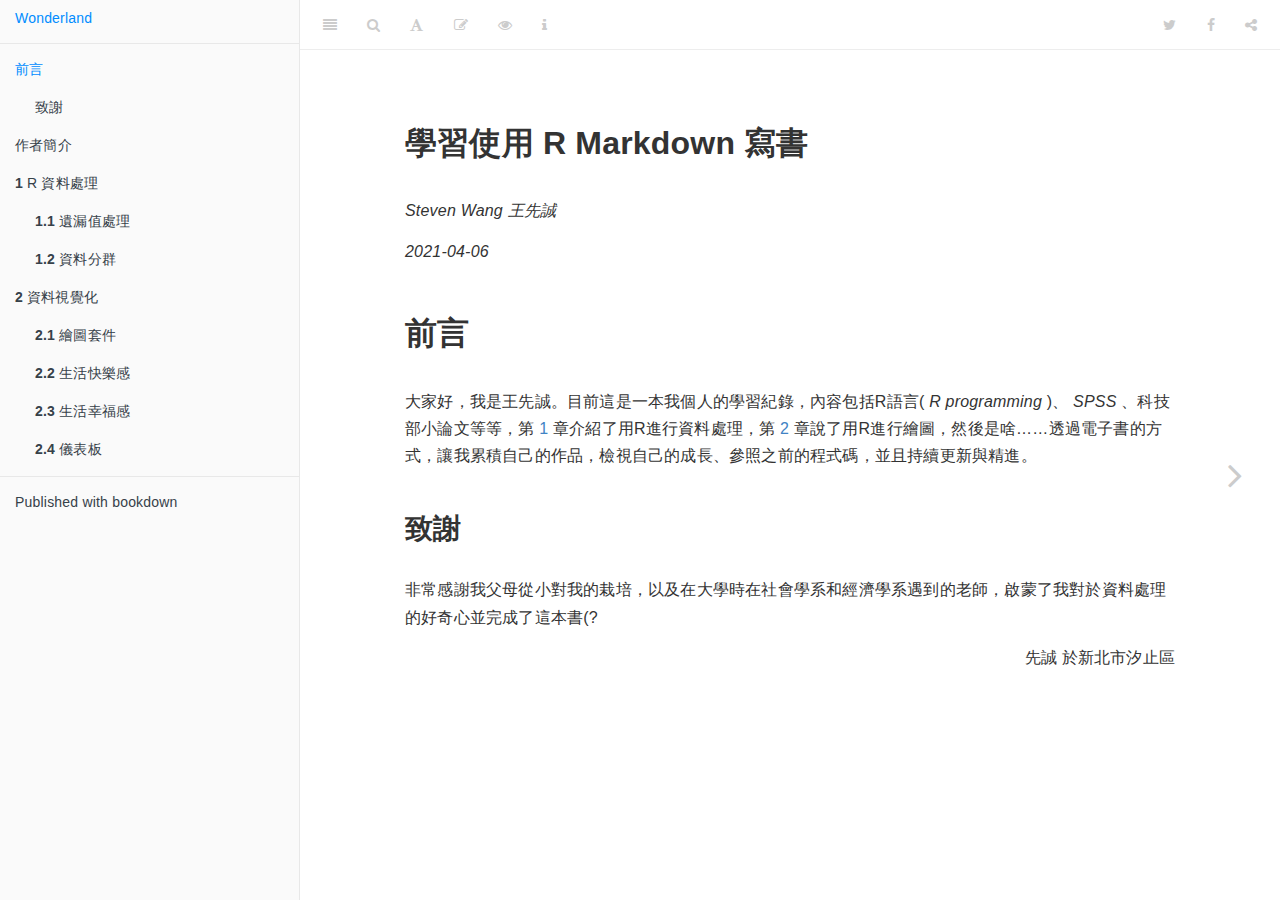
<file: docs/index.html>
<!DOCTYPE html>
<html lang="" xml:lang="">
<head>

  <meta charset="utf-8" />
  <meta http-equiv="X-UA-Compatible" content="IE=edge" />
  <title>學習使用 R Markdown 寫書</title>
  <meta name="description" content="Get to know me ~" />
  <meta name="generator" content="bookdown 0.21 and GitBook 2.6.7" />

  <meta property="og:title" content="學習使用 R Markdown 寫書" />
  <meta property="og:type" content="book" />
  
  
  <meta property="og:description" content="Get to know me ~" />
  

  <meta name="twitter:card" content="summary" />
  <meta name="twitter:title" content="學習使用 R Markdown 寫書" />
  
  <meta name="twitter:description" content="Get to know me ~" />
  

<meta name="author" content="Steven Wang 王先誠" />


<meta name="date" content="2021-04-06" />

  <meta name="viewport" content="width=device-width, initial-scale=1" />
  <meta name="apple-mobile-web-app-capable" content="yes" />
  <meta name="apple-mobile-web-app-status-bar-style" content="black" />
  
  

<link rel="next" href="author.html"/>
<script src="libs/jquery/jquery.min.js"></script>
<link href="libs/gitbook/css/style.css" rel="stylesheet" />
<link href="libs/gitbook/css/plugin-table.css" rel="stylesheet" />
<link href="libs/gitbook/css/plugin-bookdown.css" rel="stylesheet" />
<link href="libs/gitbook/css/plugin-highlight.css" rel="stylesheet" />
<link href="libs/gitbook/css/plugin-search.css" rel="stylesheet" />
<link href="libs/gitbook/css/plugin-fontsettings.css" rel="stylesheet" />
<link href="libs/gitbook/css/plugin-clipboard.css" rel="stylesheet" />









<script src="libs/accessible-code-block/empty-anchor.js"></script>
<link href="libs/anchor-sections/anchor-sections.css" rel="stylesheet" />
<script src="libs/anchor-sections/anchor-sections.js"></script>
<script src="libs/htmlwidgets/htmlwidgets.js"></script>
<script src="libs/plotly-binding/plotly.js"></script>
<script src="libs/typedarray/typedarray.min.js"></script>
<link href="libs/crosstalk/css/crosstalk.css" rel="stylesheet" />
<script src="libs/crosstalk/js/crosstalk.min.js"></script>
<link href="libs/plotly-htmlwidgets-css/plotly-htmlwidgets.css" rel="stylesheet" />
<script src="libs/plotly-main/plotly-latest.min.js"></script>


<style type="text/css">
code.sourceCode > span { display: inline-block; line-height: 1.25; }
code.sourceCode > span { color: inherit; text-decoration: inherit; }
code.sourceCode > span:empty { height: 1.2em; }
.sourceCode { overflow: visible; }
code.sourceCode { white-space: pre; position: relative; }
pre.sourceCode { margin: 0; }
@media screen {
div.sourceCode { overflow: auto; }
}
@media print {
code.sourceCode { white-space: pre-wrap; }
code.sourceCode > span { text-indent: -5em; padding-left: 5em; }
}
pre.numberSource code
  { counter-reset: source-line 0; }
pre.numberSource code > span
  { position: relative; left: -4em; counter-increment: source-line; }
pre.numberSource code > span > a:first-child::before
  { content: counter(source-line);
    position: relative; left: -1em; text-align: right; vertical-align: baseline;
    border: none; display: inline-block;
    -webkit-touch-callout: none; -webkit-user-select: none;
    -khtml-user-select: none; -moz-user-select: none;
    -ms-user-select: none; user-select: none;
    padding: 0 4px; width: 4em;
    color: #aaaaaa;
  }
pre.numberSource { margin-left: 3em; border-left: 1px solid #aaaaaa;  padding-left: 4px; }
div.sourceCode
  {   }
@media screen {
code.sourceCode > span > a:first-child::before { text-decoration: underline; }
}
code span.al { color: #ff0000; font-weight: bold; } /* Alert */
code span.an { color: #60a0b0; font-weight: bold; font-style: italic; } /* Annotation */
code span.at { color: #7d9029; } /* Attribute */
code span.bn { color: #40a070; } /* BaseN */
code span.bu { } /* BuiltIn */
code span.cf { color: #007020; font-weight: bold; } /* ControlFlow */
code span.ch { color: #4070a0; } /* Char */
code span.cn { color: #880000; } /* Constant */
code span.co { color: #60a0b0; font-style: italic; } /* Comment */
code span.cv { color: #60a0b0; font-weight: bold; font-style: italic; } /* CommentVar */
code span.do { color: #ba2121; font-style: italic; } /* Documentation */
code span.dt { color: #902000; } /* DataType */
code span.dv { color: #40a070; } /* DecVal */
code span.er { color: #ff0000; font-weight: bold; } /* Error */
code span.ex { } /* Extension */
code span.fl { color: #40a070; } /* Float */
code span.fu { color: #06287e; } /* Function */
code span.im { } /* Import */
code span.in { color: #60a0b0; font-weight: bold; font-style: italic; } /* Information */
code span.kw { color: #007020; font-weight: bold; } /* Keyword */
code span.op { color: #666666; } /* Operator */
code span.ot { color: #007020; } /* Other */
code span.pp { color: #bc7a00; } /* Preprocessor */
code span.sc { color: #4070a0; } /* SpecialChar */
code span.ss { color: #bb6688; } /* SpecialString */
code span.st { color: #4070a0; } /* String */
code span.va { color: #19177c; } /* Variable */
code span.vs { color: #4070a0; } /* VerbatimString */
code span.wa { color: #60a0b0; font-weight: bold; font-style: italic; } /* Warning */
</style>

<link rel="stylesheet" href="style.css" type="text/css" />
</head>

<body>



  <div class="book without-animation with-summary font-size-2 font-family-1" data-basepath=".">

    <div class="book-summary">
      <nav role="navigation">

<ul class="summary">
<li><a href="./">Wonderland</a></li>

<li class="divider"></li>
<li class="chapter" data-level="" data-path="index.html"><a href="index.html"><i class="fa fa-check"></i>前言</a><ul>
<li class="chapter" data-level="" data-path="index.html"><a href="index.html#致謝"><i class="fa fa-check"></i>致謝</a></li>
</ul></li>
<li class="chapter" data-level="" data-path="author.html"><a href="author.html"><i class="fa fa-check"></i>作者簡介</a></li>
<li class="chapter" data-level="1" data-path="intro.html"><a href="intro.html"><i class="fa fa-check"></i><b>1</b> R 資料處理</a><ul>
<li class="chapter" data-level="1.1" data-path="intro.html"><a href="intro.html#遺漏值處理"><i class="fa fa-check"></i><b>1.1</b> 遺漏值處理</a></li>
<li class="chapter" data-level="1.2" data-path="intro.html"><a href="intro.html#資料分群"><i class="fa fa-check"></i><b>1.2</b> 資料分群</a><ul>
<li class="chapter" data-level="1.2.1" data-path="intro.html"><a href="intro.html#生活快樂感資料"><i class="fa fa-check"></i><b>1.2.1</b> 生活快樂感資料</a></li>
<li class="chapter" data-level="1.2.2" data-path="intro.html"><a href="intro.html#生活幸福感資料"><i class="fa fa-check"></i><b>1.2.2</b> 生活幸福感資料</a></li>
</ul></li>
</ul></li>
<li class="chapter" data-level="2" data-path="wind.html"><a href="wind.html"><i class="fa fa-check"></i><b>2</b> 資料視覺化</a><ul>
<li class="chapter" data-level="2.1" data-path="wind.html"><a href="wind.html#繪圖套件"><i class="fa fa-check"></i><b>2.1</b> 繪圖套件</a></li>
<li class="chapter" data-level="2.2" data-path="wind.html"><a href="wind.html#生活快樂感"><i class="fa fa-check"></i><b>2.2</b> 生活快樂感</a></li>
<li class="chapter" data-level="2.3" data-path="wind.html"><a href="wind.html#生活幸福感"><i class="fa fa-check"></i><b>2.3</b> 生活幸福感</a></li>
<li class="chapter" data-level="2.4" data-path="wind.html"><a href="wind.html#儀表板"><i class="fa fa-check"></i><b>2.4</b> 儀表板</a></li>
</ul></li>
<li class="divider"></li>
<li><a href="https://github.com/rstudio/bookdown" target="blank">Published with bookdown</a></li>
</ul>

      </nav>
    </div>

    <div class="book-body">
      <div class="body-inner">
        <div class="book-header" role="navigation">
          <h1>
            <i class="fa fa-circle-o-notch fa-spin"></i><a href="./">學習使用 R Markdown 寫書</a>
          </h1>
        </div>

        <div class="page-wrapper" tabindex="-1" role="main">
          <div class="page-inner">

            <section class="normal" id="section-">
<div id="header">
<h1 class="title">學習使用 R Markdown 寫書</h1>
<p class="author"><em>Steven Wang 王先誠</em></p>
<p class="date"><em>2021-04-06</em></p>
</div>
<div id="前言" class="section level1 unnumbered">
<h1>前言</h1>
<p>大家好，我是王先誠。目前這是一本我個人的學習紀錄，內容包括R語言( <em>R programming</em> )、 <em>SPSS</em> 、科技部小論文等等，第 <a href="intro.html#intro">1</a> 章介紹了用R進行資料處理，第 <a href="wind.html#wind">2</a> 章說了用R進行繪圖，然後是啥……透過電子書的方式，讓我累積自己的作品，檢視自己的成長、參照之前的程式碼，並且持續更新與精進。</p>
<div id="致謝" class="section level2 unnumbered">
<h2>致謝</h2>
<p>非常感謝我父母從小對我的栽培，以及在大學時在社會學系和經濟學系遇到的老師，啟蒙了我對於資料處理的好奇心並完成了這本書(?</p>

<p class="flushright">
先誠
於新北市汐止區
</p>


</div>
</div>
            </section>

          </div>
        </div>
      </div>

<a href="author.html" class="navigation navigation-next navigation-unique" aria-label="Next page"><i class="fa fa-angle-right"></i></a>
    </div>
  </div>
<script src="libs/gitbook/js/app.min.js"></script>
<script src="libs/gitbook/js/lunr.js"></script>
<script src="libs/gitbook/js/clipboard.min.js"></script>
<script src="libs/gitbook/js/plugin-search.js"></script>
<script src="libs/gitbook/js/plugin-sharing.js"></script>
<script src="libs/gitbook/js/plugin-fontsettings.js"></script>
<script src="libs/gitbook/js/plugin-bookdown.js"></script>
<script src="libs/gitbook/js/jquery.highlight.js"></script>
<script src="libs/gitbook/js/plugin-clipboard.js"></script>
<script>
gitbook.require(["gitbook"], function(gitbook) {
gitbook.start({
"sharing": {
"github": false,
"facebook": true,
"twitter": true,
"linkedin": false,
"weibo": false,
"instapaper": false,
"vk": false,
"all": ["facebook", "twitter", "linkedin", "weibo", "instapaper"]
},
"fontsettings": {
"theme": "white",
"family": "sans",
"size": 2
},
"edit": {
"link": "https://github.com/funkjerry/Wonderland/edit/master/index.Rmd",
"text": "Edit"
},
"history": {
"link": null,
"text": null
},
"view": {
"link": "https://github.com/funkjerry/Wonderland/blob/master/index.Rmd",
"text": null
},
"download": null,
"toc": {
"collapse": "subsection"
}
});
});
</script>

</body>

</html>
</file>
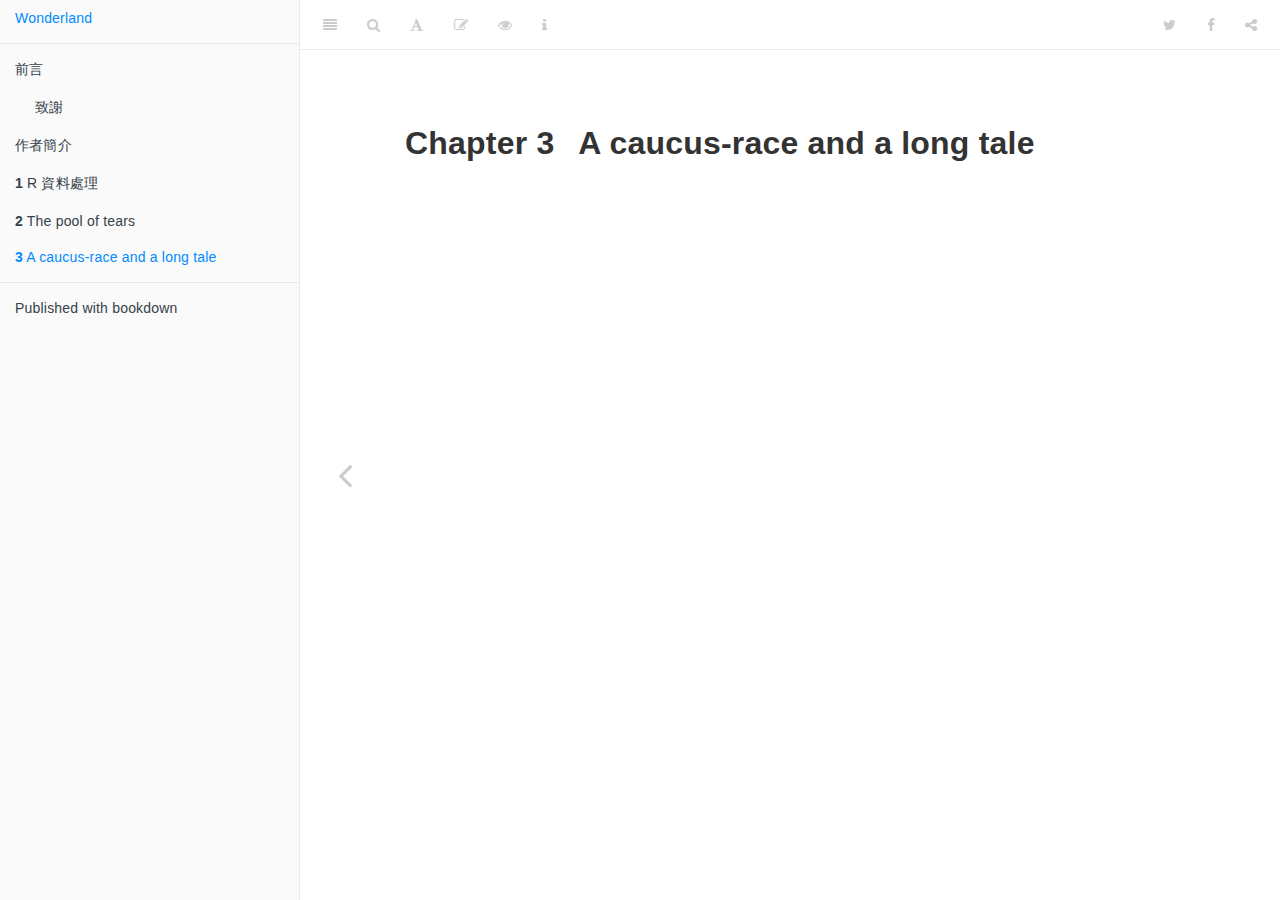
<file: docs/a-caucus-race-and-a-long-tale.html>
<!DOCTYPE html>
<html lang="" xml:lang="">
<head>

  <meta charset="utf-8" />
  <meta http-equiv="X-UA-Compatible" content="IE=edge" />
  <title>Chapter 3 A caucus-race and a long tale | 學習使用 R Markdown 寫書</title>
  <meta name="description" content="Get to know me ~" />
  <meta name="generator" content="bookdown 0.21 and GitBook 2.6.7" />

  <meta property="og:title" content="Chapter 3 A caucus-race and a long tale | 學習使用 R Markdown 寫書" />
  <meta property="og:type" content="book" />
  
  
  <meta property="og:description" content="Get to know me ~" />
  

  <meta name="twitter:card" content="summary" />
  <meta name="twitter:title" content="Chapter 3 A caucus-race and a long tale | 學習使用 R Markdown 寫書" />
  
  <meta name="twitter:description" content="Get to know me ~" />
  

<meta name="author" content="Steven Wang 王先誠" />


<meta name="date" content="2021-04-05" />

  <meta name="viewport" content="width=device-width, initial-scale=1" />
  <meta name="apple-mobile-web-app-capable" content="yes" />
  <meta name="apple-mobile-web-app-status-bar-style" content="black" />
  
  
<link rel="prev" href="the-pool-of-tears.html"/>

<script src="libs/jquery/jquery.min.js"></script>
<link href="libs/gitbook/css/style.css" rel="stylesheet" />
<link href="libs/gitbook/css/plugin-table.css" rel="stylesheet" />
<link href="libs/gitbook/css/plugin-bookdown.css" rel="stylesheet" />
<link href="libs/gitbook/css/plugin-highlight.css" rel="stylesheet" />
<link href="libs/gitbook/css/plugin-search.css" rel="stylesheet" />
<link href="libs/gitbook/css/plugin-fontsettings.css" rel="stylesheet" />
<link href="libs/gitbook/css/plugin-clipboard.css" rel="stylesheet" />









<script src="libs/accessible-code-block/empty-anchor.js"></script>
<link href="libs/anchor-sections/anchor-sections.css" rel="stylesheet" />
<script src="libs/anchor-sections/anchor-sections.js"></script>


<style type="text/css">
code.sourceCode > span { display: inline-block; line-height: 1.25; }
code.sourceCode > span { color: inherit; text-decoration: inherit; }
code.sourceCode > span:empty { height: 1.2em; }
.sourceCode { overflow: visible; }
code.sourceCode { white-space: pre; position: relative; }
pre.sourceCode { margin: 0; }
@media screen {
div.sourceCode { overflow: auto; }
}
@media print {
code.sourceCode { white-space: pre-wrap; }
code.sourceCode > span { text-indent: -5em; padding-left: 5em; }
}
pre.numberSource code
  { counter-reset: source-line 0; }
pre.numberSource code > span
  { position: relative; left: -4em; counter-increment: source-line; }
pre.numberSource code > span > a:first-child::before
  { content: counter(source-line);
    position: relative; left: -1em; text-align: right; vertical-align: baseline;
    border: none; display: inline-block;
    -webkit-touch-callout: none; -webkit-user-select: none;
    -khtml-user-select: none; -moz-user-select: none;
    -ms-user-select: none; user-select: none;
    padding: 0 4px; width: 4em;
    color: #aaaaaa;
  }
pre.numberSource { margin-left: 3em; border-left: 1px solid #aaaaaa;  padding-left: 4px; }
div.sourceCode
  {   }
@media screen {
code.sourceCode > span > a:first-child::before { text-decoration: underline; }
}
code span.al { color: #ff0000; font-weight: bold; } /* Alert */
code span.an { color: #60a0b0; font-weight: bold; font-style: italic; } /* Annotation */
code span.at { color: #7d9029; } /* Attribute */
code span.bn { color: #40a070; } /* BaseN */
code span.bu { } /* BuiltIn */
code span.cf { color: #007020; font-weight: bold; } /* ControlFlow */
code span.ch { color: #4070a0; } /* Char */
code span.cn { color: #880000; } /* Constant */
code span.co { color: #60a0b0; font-style: italic; } /* Comment */
code span.cv { color: #60a0b0; font-weight: bold; font-style: italic; } /* CommentVar */
code span.do { color: #ba2121; font-style: italic; } /* Documentation */
code span.dt { color: #902000; } /* DataType */
code span.dv { color: #40a070; } /* DecVal */
code span.er { color: #ff0000; font-weight: bold; } /* Error */
code span.ex { } /* Extension */
code span.fl { color: #40a070; } /* Float */
code span.fu { color: #06287e; } /* Function */
code span.im { } /* Import */
code span.in { color: #60a0b0; font-weight: bold; font-style: italic; } /* Information */
code span.kw { color: #007020; font-weight: bold; } /* Keyword */
code span.op { color: #666666; } /* Operator */
code span.ot { color: #007020; } /* Other */
code span.pp { color: #bc7a00; } /* Preprocessor */
code span.sc { color: #4070a0; } /* SpecialChar */
code span.ss { color: #bb6688; } /* SpecialString */
code span.st { color: #4070a0; } /* String */
code span.va { color: #19177c; } /* Variable */
code span.vs { color: #4070a0; } /* VerbatimString */
code span.wa { color: #60a0b0; font-weight: bold; font-style: italic; } /* Warning */
</style>

<link rel="stylesheet" href="style.css" type="text/css" />
</head>

<body>



  <div class="book without-animation with-summary font-size-2 font-family-1" data-basepath=".">

    <div class="book-summary">
      <nav role="navigation">

<ul class="summary">
<li><a href="./">Wonderland</a></li>

<li class="divider"></li>
<li class="chapter" data-level="" data-path="index.html"><a href="index.html"><i class="fa fa-check"></i>前言</a><ul>
<li class="chapter" data-level="" data-path="index.html"><a href="index.html#致謝"><i class="fa fa-check"></i>致謝</a></li>
</ul></li>
<li class="chapter" data-level="" data-path="author.html"><a href="author.html"><i class="fa fa-check"></i>作者簡介</a></li>
<li class="chapter" data-level="1" data-path="intro.html"><a href="intro.html"><i class="fa fa-check"></i><b>1</b> R 資料處理</a></li>
<li class="chapter" data-level="2" data-path="the-pool-of-tears.html"><a href="the-pool-of-tears.html"><i class="fa fa-check"></i><b>2</b> The pool of tears</a></li>
<li class="chapter" data-level="3" data-path="a-caucus-race-and-a-long-tale.html"><a href="a-caucus-race-and-a-long-tale.html"><i class="fa fa-check"></i><b>3</b> A caucus-race and a long tale</a></li>
<li class="divider"></li>
<li><a href="https://github.com/rstudio/bookdown" target="blank">Published with bookdown</a></li>
</ul>

      </nav>
    </div>

    <div class="book-body">
      <div class="body-inner">
        <div class="book-header" role="navigation">
          <h1>
            <i class="fa fa-circle-o-notch fa-spin"></i><a href="./">學習使用 R Markdown 寫書</a>
          </h1>
        </div>

        <div class="page-wrapper" tabindex="-1" role="main">
          <div class="page-inner">

            <section class="normal" id="section-">
<div id="a-caucus-race-and-a-long-tale" class="section level1">
<h1><span class="header-section-number">Chapter 3</span> A caucus-race and a long tale</h1>

</div>
            </section>

          </div>
        </div>
      </div>
<a href="the-pool-of-tears.html" class="navigation navigation-prev navigation-unique" aria-label="Previous page"><i class="fa fa-angle-left"></i></a>

    </div>
  </div>
<script src="libs/gitbook/js/app.min.js"></script>
<script src="libs/gitbook/js/lunr.js"></script>
<script src="libs/gitbook/js/clipboard.min.js"></script>
<script src="libs/gitbook/js/plugin-search.js"></script>
<script src="libs/gitbook/js/plugin-sharing.js"></script>
<script src="libs/gitbook/js/plugin-fontsettings.js"></script>
<script src="libs/gitbook/js/plugin-bookdown.js"></script>
<script src="libs/gitbook/js/jquery.highlight.js"></script>
<script src="libs/gitbook/js/plugin-clipboard.js"></script>
<script>
gitbook.require(["gitbook"], function(gitbook) {
gitbook.start({
"sharing": {
"github": false,
"facebook": true,
"twitter": true,
"linkedin": false,
"weibo": false,
"instapaper": false,
"vk": false,
"all": ["facebook", "twitter", "linkedin", "weibo", "instapaper"]
},
"fontsettings": {
"theme": "white",
"family": "sans",
"size": 2
},
"edit": {
"link": "https://github.com/funkjerry/Wonderland/edit/master/03-race.Rmd",
"text": "Edit"
},
"history": {
"link": null,
"text": null
},
"view": {
"link": "https://github.com/funkjerry/Wonderland/blob/master/03-race.Rmd",
"text": null
},
"download": null,
"toc": {
"collapse": "subsection"
}
});
});
</script>

</body>

</html>
</file>
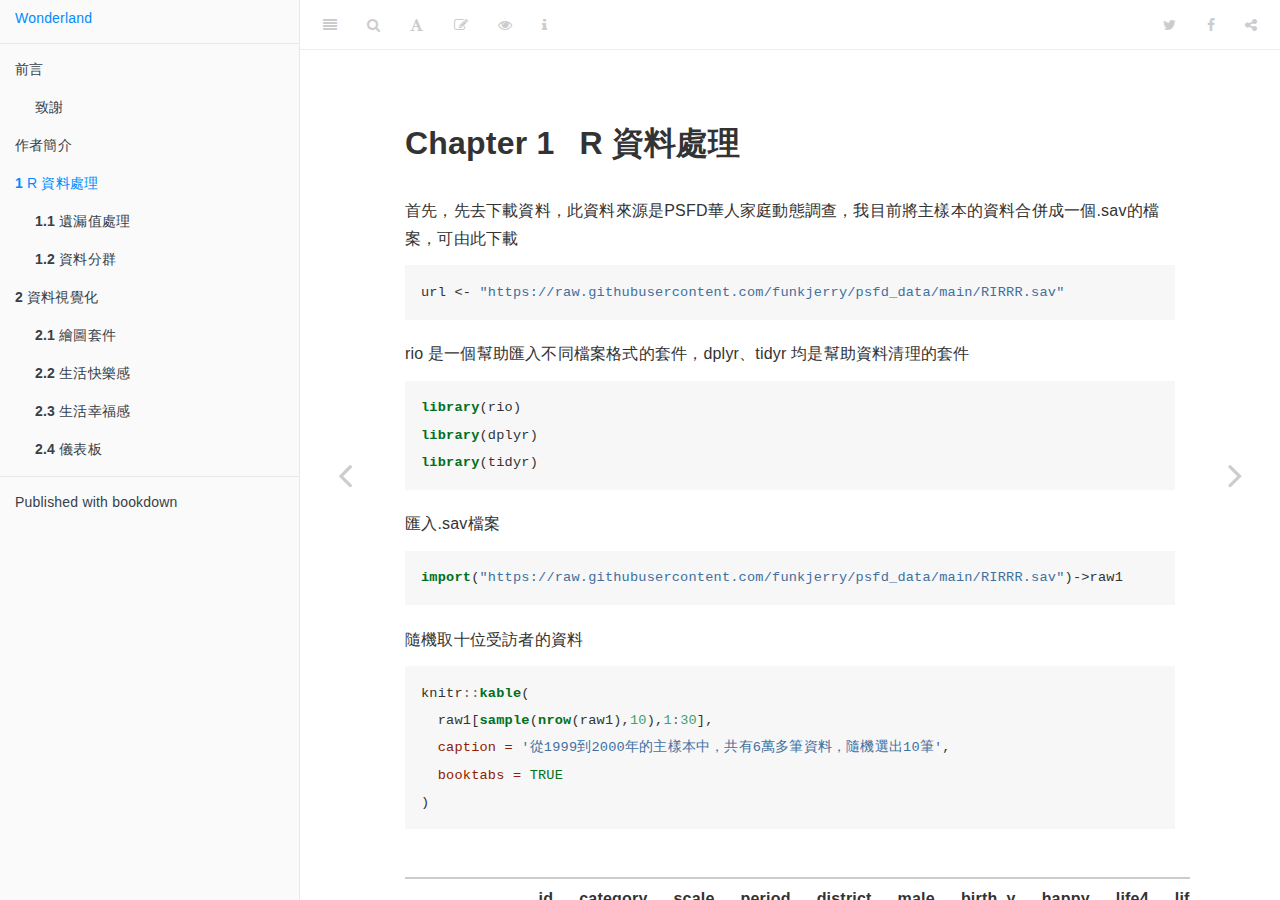
<file: docs/intro.html>
<!DOCTYPE html>
<html lang="" xml:lang="">
<head>

  <meta charset="utf-8" />
  <meta http-equiv="X-UA-Compatible" content="IE=edge" />
  <title>Chapter 1 R 資料處理 | 學習使用 R Markdown 寫書</title>
  <meta name="description" content="Get to know me ~" />
  <meta name="generator" content="bookdown 0.21 and GitBook 2.6.7" />

  <meta property="og:title" content="Chapter 1 R 資料處理 | 學習使用 R Markdown 寫書" />
  <meta property="og:type" content="book" />
  
  
  <meta property="og:description" content="Get to know me ~" />
  

  <meta name="twitter:card" content="summary" />
  <meta name="twitter:title" content="Chapter 1 R 資料處理 | 學習使用 R Markdown 寫書" />
  
  <meta name="twitter:description" content="Get to know me ~" />
  

<meta name="author" content="Steven Wang 王先誠" />


<meta name="date" content="2021-04-06" />

  <meta name="viewport" content="width=device-width, initial-scale=1" />
  <meta name="apple-mobile-web-app-capable" content="yes" />
  <meta name="apple-mobile-web-app-status-bar-style" content="black" />
  
  
<link rel="prev" href="author.html"/>
<link rel="next" href="wind.html"/>
<script src="libs/jquery/jquery.min.js"></script>
<link href="libs/gitbook/css/style.css" rel="stylesheet" />
<link href="libs/gitbook/css/plugin-table.css" rel="stylesheet" />
<link href="libs/gitbook/css/plugin-bookdown.css" rel="stylesheet" />
<link href="libs/gitbook/css/plugin-highlight.css" rel="stylesheet" />
<link href="libs/gitbook/css/plugin-search.css" rel="stylesheet" />
<link href="libs/gitbook/css/plugin-fontsettings.css" rel="stylesheet" />
<link href="libs/gitbook/css/plugin-clipboard.css" rel="stylesheet" />









<script src="libs/accessible-code-block/empty-anchor.js"></script>
<link href="libs/anchor-sections/anchor-sections.css" rel="stylesheet" />
<script src="libs/anchor-sections/anchor-sections.js"></script>
<script src="libs/htmlwidgets/htmlwidgets.js"></script>
<script src="libs/plotly-binding/plotly.js"></script>
<script src="libs/typedarray/typedarray.min.js"></script>
<link href="libs/crosstalk/css/crosstalk.css" rel="stylesheet" />
<script src="libs/crosstalk/js/crosstalk.min.js"></script>
<link href="libs/plotly-htmlwidgets-css/plotly-htmlwidgets.css" rel="stylesheet" />
<script src="libs/plotly-main/plotly-latest.min.js"></script>


<style type="text/css">
code.sourceCode > span { display: inline-block; line-height: 1.25; }
code.sourceCode > span { color: inherit; text-decoration: inherit; }
code.sourceCode > span:empty { height: 1.2em; }
.sourceCode { overflow: visible; }
code.sourceCode { white-space: pre; position: relative; }
pre.sourceCode { margin: 0; }
@media screen {
div.sourceCode { overflow: auto; }
}
@media print {
code.sourceCode { white-space: pre-wrap; }
code.sourceCode > span { text-indent: -5em; padding-left: 5em; }
}
pre.numberSource code
  { counter-reset: source-line 0; }
pre.numberSource code > span
  { position: relative; left: -4em; counter-increment: source-line; }
pre.numberSource code > span > a:first-child::before
  { content: counter(source-line);
    position: relative; left: -1em; text-align: right; vertical-align: baseline;
    border: none; display: inline-block;
    -webkit-touch-callout: none; -webkit-user-select: none;
    -khtml-user-select: none; -moz-user-select: none;
    -ms-user-select: none; user-select: none;
    padding: 0 4px; width: 4em;
    color: #aaaaaa;
  }
pre.numberSource { margin-left: 3em; border-left: 1px solid #aaaaaa;  padding-left: 4px; }
div.sourceCode
  {   }
@media screen {
code.sourceCode > span > a:first-child::before { text-decoration: underline; }
}
code span.al { color: #ff0000; font-weight: bold; } /* Alert */
code span.an { color: #60a0b0; font-weight: bold; font-style: italic; } /* Annotation */
code span.at { color: #7d9029; } /* Attribute */
code span.bn { color: #40a070; } /* BaseN */
code span.bu { } /* BuiltIn */
code span.cf { color: #007020; font-weight: bold; } /* ControlFlow */
code span.ch { color: #4070a0; } /* Char */
code span.cn { color: #880000; } /* Constant */
code span.co { color: #60a0b0; font-style: italic; } /* Comment */
code span.cv { color: #60a0b0; font-weight: bold; font-style: italic; } /* CommentVar */
code span.do { color: #ba2121; font-style: italic; } /* Documentation */
code span.dt { color: #902000; } /* DataType */
code span.dv { color: #40a070; } /* DecVal */
code span.er { color: #ff0000; font-weight: bold; } /* Error */
code span.ex { } /* Extension */
code span.fl { color: #40a070; } /* Float */
code span.fu { color: #06287e; } /* Function */
code span.im { } /* Import */
code span.in { color: #60a0b0; font-weight: bold; font-style: italic; } /* Information */
code span.kw { color: #007020; font-weight: bold; } /* Keyword */
code span.op { color: #666666; } /* Operator */
code span.ot { color: #007020; } /* Other */
code span.pp { color: #bc7a00; } /* Preprocessor */
code span.sc { color: #4070a0; } /* SpecialChar */
code span.ss { color: #bb6688; } /* SpecialString */
code span.st { color: #4070a0; } /* String */
code span.va { color: #19177c; } /* Variable */
code span.vs { color: #4070a0; } /* VerbatimString */
code span.wa { color: #60a0b0; font-weight: bold; font-style: italic; } /* Warning */
</style>

<link rel="stylesheet" href="style.css" type="text/css" />
</head>

<body>



  <div class="book without-animation with-summary font-size-2 font-family-1" data-basepath=".">

    <div class="book-summary">
      <nav role="navigation">

<ul class="summary">
<li><a href="./">Wonderland</a></li>

<li class="divider"></li>
<li class="chapter" data-level="" data-path="index.html"><a href="index.html"><i class="fa fa-check"></i>前言</a><ul>
<li class="chapter" data-level="" data-path="index.html"><a href="index.html#致謝"><i class="fa fa-check"></i>致謝</a></li>
</ul></li>
<li class="chapter" data-level="" data-path="author.html"><a href="author.html"><i class="fa fa-check"></i>作者簡介</a></li>
<li class="chapter" data-level="1" data-path="intro.html"><a href="intro.html"><i class="fa fa-check"></i><b>1</b> R 資料處理</a><ul>
<li class="chapter" data-level="1.1" data-path="intro.html"><a href="intro.html#遺漏值處理"><i class="fa fa-check"></i><b>1.1</b> 遺漏值處理</a></li>
<li class="chapter" data-level="1.2" data-path="intro.html"><a href="intro.html#資料分群"><i class="fa fa-check"></i><b>1.2</b> 資料分群</a><ul>
<li class="chapter" data-level="1.2.1" data-path="intro.html"><a href="intro.html#生活快樂感資料"><i class="fa fa-check"></i><b>1.2.1</b> 生活快樂感資料</a></li>
<li class="chapter" data-level="1.2.2" data-path="intro.html"><a href="intro.html#生活幸福感資料"><i class="fa fa-check"></i><b>1.2.2</b> 生活幸福感資料</a></li>
</ul></li>
</ul></li>
<li class="chapter" data-level="2" data-path="wind.html"><a href="wind.html"><i class="fa fa-check"></i><b>2</b> 資料視覺化</a><ul>
<li class="chapter" data-level="2.1" data-path="wind.html"><a href="wind.html#繪圖套件"><i class="fa fa-check"></i><b>2.1</b> 繪圖套件</a></li>
<li class="chapter" data-level="2.2" data-path="wind.html"><a href="wind.html#生活快樂感"><i class="fa fa-check"></i><b>2.2</b> 生活快樂感</a></li>
<li class="chapter" data-level="2.3" data-path="wind.html"><a href="wind.html#生活幸福感"><i class="fa fa-check"></i><b>2.3</b> 生活幸福感</a></li>
<li class="chapter" data-level="2.4" data-path="wind.html"><a href="wind.html#儀表板"><i class="fa fa-check"></i><b>2.4</b> 儀表板</a></li>
</ul></li>
<li class="divider"></li>
<li><a href="https://github.com/rstudio/bookdown" target="blank">Published with bookdown</a></li>
</ul>

      </nav>
    </div>

    <div class="book-body">
      <div class="body-inner">
        <div class="book-header" role="navigation">
          <h1>
            <i class="fa fa-circle-o-notch fa-spin"></i><a href="./">學習使用 R Markdown 寫書</a>
          </h1>
        </div>

        <div class="page-wrapper" tabindex="-1" role="main">
          <div class="page-inner">

            <section class="normal" id="section-">
<div id="intro" class="section level1">
<h1><span class="header-section-number">Chapter 1</span> R 資料處理</h1>
<p>首先，先去下載資料，此資料來源是PSFD華人家庭動態調查，我目前將主樣本的資料合併成一個.sav的檔案，可由此下載</p>
<div class="sourceCode" id="cb1"><pre class="sourceCode r"><code class="sourceCode r"><span id="cb1-1"><a href="intro.html#cb1-1"></a>url &lt;-<span class="st"> &quot;https://raw.githubusercontent.com/funkjerry/psfd_data/main/RIRRR.sav&quot;</span></span></code></pre></div>
<p>rio 是一個幫助匯入不同檔案格式的套件，dplyr、tidyr 均是幫助資料清理的套件</p>
<div class="sourceCode" id="cb2"><pre class="sourceCode r"><code class="sourceCode r"><span id="cb2-1"><a href="intro.html#cb2-1"></a><span class="kw">library</span>(rio)</span>
<span id="cb2-2"><a href="intro.html#cb2-2"></a><span class="kw">library</span>(dplyr)</span>
<span id="cb2-3"><a href="intro.html#cb2-3"></a><span class="kw">library</span>(tidyr)</span></code></pre></div>
<p>匯入.sav檔案</p>
<div class="sourceCode" id="cb3"><pre class="sourceCode r"><code class="sourceCode r"><span id="cb3-1"><a href="intro.html#cb3-1"></a><span class="kw">import</span>(<span class="st">&quot;https://raw.githubusercontent.com/funkjerry/psfd_data/main/RIRRR.sav&quot;</span>)-&gt;raw1</span></code></pre></div>
<p>隨機取十位受訪者的資料</p>
<div class="sourceCode" id="cb4"><pre class="sourceCode r"><code class="sourceCode r"><span id="cb4-1"><a href="intro.html#cb4-1"></a>knitr<span class="op">::</span><span class="kw">kable</span>(</span>
<span id="cb4-2"><a href="intro.html#cb4-2"></a>  raw1[<span class="kw">sample</span>(<span class="kw">nrow</span>(raw1),<span class="dv">10</span>),<span class="dv">1</span><span class="op">:</span><span class="dv">30</span>],</span>
<span id="cb4-3"><a href="intro.html#cb4-3"></a>  <span class="dt">caption =</span> <span class="st">&#39;從1999到2000年的主樣本中，共有6萬多筆資料，隨機選出10筆&#39;</span>,</span>
<span id="cb4-4"><a href="intro.html#cb4-4"></a>  <span class="dt">booktabs =</span> <span class="ot">TRUE</span></span>
<span id="cb4-5"><a href="intro.html#cb4-5"></a>)</span></code></pre></div>
<table style="width:100%;">
<caption><span id="tab:nice-tab">Table 1.1: </span>從1999到2000年的主樣本中，共有6萬多筆資料，隨機選出10筆</caption>
<colgroup>
<col width="2%" />
<col width="3%" />
<col width="3%" />
<col width="2%" />
<col width="2%" />
<col width="3%" />
<col width="2%" />
<col width="3%" />
<col width="2%" />
<col width="2%" />
<col width="2%" />
<col width="2%" />
<col width="4%" />
<col width="5%" />
<col width="4%" />
<col width="4%" />
<col width="1%" />
<col width="2%" />
<col width="2%" />
<col width="2%" />
<col width="2%" />
<col width="2%" />
<col width="3%" />
<col width="3%" />
<col width="4%" />
<col width="3%" />
<col width="3%" />
<col width="4%" />
<col width="3%" />
<col width="5%" />
<col width="4%" />
</colgroup>
<thead>
<tr class="header">
<th align="left"></th>
<th align="right">id</th>
<th align="right">category</th>
<th align="right">scale</th>
<th align="right">period</th>
<th align="right">district</th>
<th align="right">male</th>
<th align="right">birth_y</th>
<th align="right">happy</th>
<th align="right">life4</th>
<th align="right">life</th>
<th align="right">health</th>
<th align="right">work_satis</th>
<th align="right">family_satis</th>
<th align="right">eco_satis</th>
<th align="right">marry_satis</th>
<th align="right">edu</th>
<th align="right">grad_y</th>
<th align="right">grad</th>
<th align="right">work</th>
<th align="right">indust</th>
<th align="right">occu</th>
<th align="right">workfor</th>
<th align="right">workers</th>
<th align="right">workplace</th>
<th align="right">workhrs</th>
<th align="right">wage</th>
<th align="right">seniority</th>
<th align="right">fworkyrs</th>
<th align="right">fwork_indust</th>
<th align="right">fwork_occu</th>
</tr>
</thead>
<tbody>
<tr class="odd">
<td align="left">44603</td>
<td align="right">7110160</td>
<td align="right">1</td>
<td align="right">2</td>
<td align="right">2001</td>
<td align="right">981</td>
<td align="right">1</td>
<td align="right">35</td>
<td align="right">NA</td>
<td align="right">NA</td>
<td align="right">NA</td>
<td align="right">1</td>
<td align="right">NA</td>
<td align="right">NA</td>
<td align="right">NA</td>
<td align="right">NA</td>
<td align="right">3</td>
<td align="right">NA</td>
<td align="right">NA</td>
<td align="right">2</td>
<td align="right">0</td>
<td align="right">0</td>
<td align="right">0</td>
<td align="right">0</td>
<td align="right">0</td>
<td align="right">0</td>
<td align="right">0</td>
<td align="right">0</td>
<td align="right">50</td>
<td align="right">NA</td>
<td align="right">NA</td>
</tr>
<tr class="even">
<td align="left">57354</td>
<td align="right">9072050</td>
<td align="right">1</td>
<td align="right">NA</td>
<td align="right">2020</td>
<td align="right">NA</td>
<td align="right">2</td>
<td align="right">71</td>
<td align="right">1</td>
<td align="right">NA</td>
<td align="right">2</td>
<td align="right">2</td>
<td align="right">2</td>
<td align="right">1</td>
<td align="right">2</td>
<td align="right">NA</td>
<td align="right">13</td>
<td align="right">997</td>
<td align="right">1</td>
<td align="right">1</td>
<td align="right">NA</td>
<td align="right">NA</td>
<td align="right">7</td>
<td align="right">96</td>
<td align="right">824</td>
<td align="right">40</td>
<td align="right">37000</td>
<td align="right">NA</td>
<td align="right">996</td>
<td align="right">NA</td>
<td align="right">NA</td>
</tr>
<tr class="odd">
<td align="left">36591</td>
<td align="right">6030370</td>
<td align="right">1</td>
<td align="right">NA</td>
<td align="right">2020</td>
<td align="right">NA</td>
<td align="right">2</td>
<td align="right">51</td>
<td align="right">1</td>
<td align="right">NA</td>
<td align="right">3</td>
<td align="right">3</td>
<td align="right">NA</td>
<td align="right">4</td>
<td align="right">2</td>
<td align="right">NA</td>
<td align="right">8</td>
<td align="right">997</td>
<td align="right">1</td>
<td align="right">2</td>
<td align="right">NA</td>
<td align="right">NA</td>
<td align="right">96</td>
<td align="right">96</td>
<td align="right">0</td>
<td align="right">996</td>
<td align="right">9999996</td>
<td align="right">NA</td>
<td align="right">996</td>
<td align="right">NA</td>
<td align="right">NA</td>
</tr>
<tr class="even">
<td align="left">35941</td>
<td align="right">6021010</td>
<td align="right">1</td>
<td align="right">3</td>
<td align="right">2016</td>
<td align="right">622</td>
<td align="right">1</td>
<td align="right">62</td>
<td align="right">4</td>
<td align="right">NA</td>
<td align="right">3</td>
<td align="right">4</td>
<td align="right">4</td>
<td align="right">3</td>
<td align="right">2</td>
<td align="right">NA</td>
<td align="right">13</td>
<td align="right">NA</td>
<td align="right">NA</td>
<td align="right">1</td>
<td align="right">16</td>
<td align="right">2320</td>
<td align="right">7</td>
<td align="right">0</td>
<td align="right">622</td>
<td align="right">44</td>
<td align="right">37500</td>
<td align="right">1</td>
<td align="right">NA</td>
<td align="right">NA</td>
<td align="right">NA</td>
</tr>
<tr class="odd">
<td align="left">39088</td>
<td align="right">6230030</td>
<td align="right">1</td>
<td align="right">2</td>
<td align="right">2006</td>
<td align="right">633</td>
<td align="right">2</td>
<td align="right">29</td>
<td align="right">NA</td>
<td align="right">2</td>
<td align="right">NA</td>
<td align="right">2</td>
<td align="right">NA</td>
<td align="right">NA</td>
<td align="right">NA</td>
<td align="right">NA</td>
<td align="right">NA</td>
<td align="right">NA</td>
<td align="right">NA</td>
<td align="right">2</td>
<td align="right">0</td>
<td align="right">0</td>
<td align="right">0</td>
<td align="right">0</td>
<td align="right">0</td>
<td align="right">0</td>
<td align="right">0</td>
<td align="right">NA</td>
<td align="right">NA</td>
<td align="right">NA</td>
<td align="right">NA</td>
</tr>
<tr class="even">
<td align="left">10610</td>
<td align="right">1170340</td>
<td align="right">1</td>
<td align="right">2</td>
<td align="right">2007</td>
<td align="right">221</td>
<td align="right">1</td>
<td align="right">39</td>
<td align="right">3</td>
<td align="right">NA</td>
<td align="right">3</td>
<td align="right">3</td>
<td align="right">3</td>
<td align="right">3</td>
<td align="right">NA</td>
<td align="right">NA</td>
<td align="right">NA</td>
<td align="right">NA</td>
<td align="right">NA</td>
<td align="right">1</td>
<td align="right">0</td>
<td align="right">0</td>
<td align="right">0</td>
<td align="right">0</td>
<td align="right">114</td>
<td align="right">54</td>
<td align="right">30000</td>
<td align="right">8</td>
<td align="right">NA</td>
<td align="right">NA</td>
<td align="right">NA</td>
</tr>
<tr class="odd">
<td align="left">29527</td>
<td align="right">4230240</td>
<td align="right">1</td>
<td align="right">2</td>
<td align="right">2004</td>
<td align="right">510</td>
<td align="right">NA</td>
<td align="right">NA</td>
<td align="right">NA</td>
<td align="right">3</td>
<td align="right">NA</td>
<td align="right">4</td>
<td align="right">NA</td>
<td align="right">NA</td>
<td align="right">NA</td>
<td align="right">NA</td>
<td align="right">NA</td>
<td align="right">NA</td>
<td align="right">NA</td>
<td align="right">2</td>
<td align="right">0</td>
<td align="right">0</td>
<td align="right">0</td>
<td align="right">0</td>
<td align="right">0</td>
<td align="right">0</td>
<td align="right">0</td>
<td align="right">NA</td>
<td align="right">NA</td>
<td align="right">NA</td>
<td align="right">NA</td>
</tr>
<tr class="even">
<td align="left">3958</td>
<td align="right">1020110</td>
<td align="right">1</td>
<td align="right">1</td>
<td align="right">2016</td>
<td align="right">247</td>
<td align="right">2</td>
<td align="right">51</td>
<td align="right">5</td>
<td align="right">NA</td>
<td align="right">5</td>
<td align="right">4</td>
<td align="right">4</td>
<td align="right">4</td>
<td align="right">3</td>
<td align="right">NA</td>
<td align="right">3</td>
<td align="right">NA</td>
<td align="right">NA</td>
<td align="right">1</td>
<td align="right">3</td>
<td align="right">9320</td>
<td align="right">3</td>
<td align="right">3</td>
<td align="right">241</td>
<td align="right">40</td>
<td align="right">18000</td>
<td align="right">NA</td>
<td align="right">NA</td>
<td align="right">NA</td>
<td align="right">NA</td>
</tr>
<tr class="odd">
<td align="left">45988</td>
<td align="right">7212150</td>
<td align="right">1</td>
<td align="right">4</td>
<td align="right">2009</td>
<td align="right">721</td>
<td align="right">1</td>
<td align="right">66</td>
<td align="right">NA</td>
<td align="right">NA</td>
<td align="right">NA</td>
<td align="right">5</td>
<td align="right">NA</td>
<td align="right">NA</td>
<td align="right">NA</td>
<td align="right">NA</td>
<td align="right">13</td>
<td align="right">88</td>
<td align="right">1</td>
<td align="right">1</td>
<td align="right">11</td>
<td align="right">4212</td>
<td align="right">3</td>
<td align="right">7</td>
<td align="right">721</td>
<td align="right">55</td>
<td align="right">45000</td>
<td align="right">5</td>
<td align="right">92</td>
<td align="right">11</td>
<td align="right">4212</td>
</tr>
<tr class="even">
<td align="left">12556</td>
<td align="right">2010390</td>
<td align="right">1</td>
<td align="right">1</td>
<td align="right">2006</td>
<td align="right">552</td>
<td align="right">1</td>
<td align="right">42</td>
<td align="right">NA</td>
<td align="right">3</td>
<td align="right">NA</td>
<td align="right">3</td>
<td align="right">NA</td>
<td align="right">NA</td>
<td align="right">NA</td>
<td align="right">NA</td>
<td align="right">NA</td>
<td align="right">NA</td>
<td align="right">NA</td>
<td align="right">1</td>
<td align="right">1</td>
<td align="right">6120</td>
<td align="right">2</td>
<td align="right">2</td>
<td align="right">552</td>
<td align="right">63</td>
<td align="right">10000</td>
<td align="right">NA</td>
<td align="right">NA</td>
<td align="right">NA</td>
<td align="right">NA</td>
</tr>
</tbody>
</table>
<div id="遺漏值處理" class="section level2">
<h2><span class="header-section-number">1.1</span> 遺漏值處理</h2>
<p>使用fill函數將raw1裏面的缺失值依照id(受訪者編號)來回填，fill.direction，會決定回填的優先順序，下例中是先參照下方再參照上方。</p>
<div class="sourceCode" id="cb5"><pre class="sourceCode r"><code class="sourceCode r"><span id="cb5-1"><a href="intro.html#cb5-1"></a>raw1 <span class="op">%&gt;%</span></span>
<span id="cb5-2"><a href="intro.html#cb5-2"></a><span class="st">  </span><span class="kw">group_by</span>(id) <span class="op">%&gt;%</span></span>
<span id="cb5-3"><a href="intro.html#cb5-3"></a><span class="st">  </span><span class="kw">fill</span>(scale, birth_y, <span class="dt">.direction =</span> <span class="st">&quot;downup&quot;</span>) <span class="op">%&gt;%</span></span>
<span id="cb5-4"><a href="intro.html#cb5-4"></a><span class="st">  </span>ungroup-&gt;wang</span></code></pre></div>
<p>創造出age(年齡)變項，用受訪者西元出生年減去1911。</p>
<div class="sourceCode" id="cb6"><pre class="sourceCode r"><code class="sourceCode r"><span id="cb6-1"><a href="intro.html#cb6-1"></a>wang <span class="op">%&gt;%</span></span>
<span id="cb6-2"><a href="intro.html#cb6-2"></a><span class="st">  </span><span class="kw">drop_na</span>(birth_y)-&gt;wang</span>
<span id="cb6-3"><a href="intro.html#cb6-3"></a>wang<span class="op">$</span>age&lt;-<span class="st"> </span>(wang<span class="op">$</span>period<span class="dv">-1911</span>)<span class="op">-</span>wang<span class="op">$</span>birth_y</span></code></pre></div>
</div>
<div id="資料分群" class="section level2">
<h2><span class="header-section-number">1.2</span> 資料分群</h2>
<p>將受訪者五歲分成一組，從25歲開始，最年長為74歲。</p>
<div class="sourceCode" id="cb7"><pre class="sourceCode r"><code class="sourceCode r"><span id="cb7-1"><a href="intro.html#cb7-1"></a><span class="cf">for</span>(i <span class="cf">in</span> <span class="dv">1</span><span class="op">:</span><span class="kw">nrow</span>(wang)){</span>
<span id="cb7-2"><a href="intro.html#cb7-2"></a>  <span class="cf">if</span>(wang<span class="op">$</span>age[i] <span class="op">%in%</span><span class="st"> </span><span class="dv">25</span><span class="op">:</span><span class="dv">29</span>){</span>
<span id="cb7-3"><a href="intro.html#cb7-3"></a>    wang<span class="op">$</span>birth_g[i]&lt;-<span class="st">&quot;1&quot;</span></span>
<span id="cb7-4"><a href="intro.html#cb7-4"></a>  }<span class="cf">else</span> <span class="cf">if</span> (wang<span class="op">$</span>age[i] <span class="op">%in%</span><span class="st"> </span><span class="dv">30</span><span class="op">:</span><span class="dv">34</span>){wang<span class="op">$</span>birth_g[i]&lt;-<span class="st">&quot;2&quot;</span></span>
<span id="cb7-5"><a href="intro.html#cb7-5"></a>  }<span class="cf">else</span> <span class="cf">if</span> (wang<span class="op">$</span>age[i] <span class="op">%in%</span><span class="st"> </span><span class="dv">35</span><span class="op">:</span><span class="dv">39</span>){wang<span class="op">$</span>birth_g[i]&lt;-<span class="st">&quot;3&quot;</span></span>
<span id="cb7-6"><a href="intro.html#cb7-6"></a>  }<span class="cf">else</span> <span class="cf">if</span> (wang<span class="op">$</span>age[i] <span class="op">%in%</span><span class="st"> </span><span class="dv">40</span><span class="op">:</span><span class="dv">44</span>){wang<span class="op">$</span>birth_g[i]&lt;-<span class="st">&quot;4&quot;</span></span>
<span id="cb7-7"><a href="intro.html#cb7-7"></a>  }<span class="cf">else</span> <span class="cf">if</span> (wang<span class="op">$</span>age[i] <span class="op">%in%</span><span class="st"> </span><span class="dv">45</span><span class="op">:</span><span class="dv">49</span>){wang<span class="op">$</span>birth_g[i]&lt;-<span class="st">&quot;5&quot;</span></span>
<span id="cb7-8"><a href="intro.html#cb7-8"></a>  }<span class="cf">else</span> <span class="cf">if</span> (wang<span class="op">$</span>age[i] <span class="op">%in%</span><span class="st"> </span><span class="dv">50</span><span class="op">:</span><span class="dv">54</span>){wang<span class="op">$</span>birth_g[i]&lt;-<span class="st">&quot;6&quot;</span></span>
<span id="cb7-9"><a href="intro.html#cb7-9"></a>  }<span class="cf">else</span> <span class="cf">if</span> (wang<span class="op">$</span>age[i] <span class="op">%in%</span><span class="st"> </span><span class="dv">55</span><span class="op">:</span><span class="dv">59</span>){wang<span class="op">$</span>birth_g[i]&lt;-<span class="st">&quot;7&quot;</span></span>
<span id="cb7-10"><a href="intro.html#cb7-10"></a>  }<span class="cf">else</span> <span class="cf">if</span> (wang<span class="op">$</span>age[i] <span class="op">%in%</span><span class="st"> </span><span class="dv">60</span><span class="op">:</span><span class="dv">64</span>){wang<span class="op">$</span>birth_g[i]&lt;-<span class="st">&quot;8&quot;</span></span>
<span id="cb7-11"><a href="intro.html#cb7-11"></a>  }<span class="cf">else</span> <span class="cf">if</span> (wang<span class="op">$</span>age[i] <span class="op">%in%</span><span class="st"> </span><span class="dv">65</span><span class="op">:</span><span class="dv">69</span>){wang<span class="op">$</span>birth_g[i]&lt;-<span class="st">&quot;9&quot;</span></span>
<span id="cb7-12"><a href="intro.html#cb7-12"></a>  }<span class="cf">else</span> <span class="cf">if</span> (wang<span class="op">$</span>age[i] <span class="op">%in%</span><span class="st"> </span><span class="dv">70</span><span class="op">:</span><span class="dv">74</span>){wang<span class="op">$</span>birth_g[i]&lt;-<span class="st">&quot;10&quot;</span></span>
<span id="cb7-13"><a href="intro.html#cb7-13"></a>  }<span class="cf">else</span>{wang<span class="op">$</span>birth_g[i]&lt;-<span class="ot">NA</span></span>
<span id="cb7-14"><a href="intro.html#cb7-14"></a>  }</span>
<span id="cb7-15"><a href="intro.html#cb7-15"></a>}</span></code></pre></div>
<p>將受訪者依照西元出生年代分群，較容易看見重大事件對於該世代的影響。</p>
<div class="sourceCode" id="cb8"><pre class="sourceCode r"><code class="sourceCode r"><span id="cb8-1"><a href="intro.html#cb8-1"></a><span class="cf">for</span>(i <span class="cf">in</span> <span class="dv">1</span><span class="op">:</span><span class="kw">nrow</span>(wang)){</span>
<span id="cb8-2"><a href="intro.html#cb8-2"></a>  <span class="cf">if</span>(wang<span class="op">$</span>birth_y[i] <span class="op">%in%</span><span class="st"> </span><span class="dv">23</span><span class="op">:</span><span class="dv">38</span>){</span>
<span id="cb8-3"><a href="intro.html#cb8-3"></a>    wang<span class="op">$</span>birth_p[i]&lt;-<span class="st">&quot;1949以前&quot;</span></span>
<span id="cb8-4"><a href="intro.html#cb8-4"></a>  }<span class="cf">else</span> <span class="cf">if</span> (wang<span class="op">$</span>birth_y[i] <span class="op">%in%</span><span class="st"> </span><span class="dv">39</span><span class="op">:</span><span class="dv">45</span>){wang<span class="op">$</span>birth_p[i]&lt;-<span class="st">&quot;1950 - 56&quot;</span></span>
<span id="cb8-5"><a href="intro.html#cb8-5"></a>  }<span class="cf">else</span> <span class="cf">if</span> (wang<span class="op">$</span>birth_y[i] <span class="op">%in%</span><span class="st"> </span><span class="dv">46</span><span class="op">:</span><span class="dv">52</span>){wang<span class="op">$</span>birth_p[i]&lt;-<span class="st">&quot;1957 - 63&quot;</span></span>
<span id="cb8-6"><a href="intro.html#cb8-6"></a>  }<span class="cf">else</span> <span class="cf">if</span> (wang<span class="op">$</span>birth_y[i] <span class="op">%in%</span><span class="st"> </span><span class="dv">53</span><span class="op">:</span><span class="dv">59</span>){wang<span class="op">$</span>birth_p[i]&lt;-<span class="st">&quot;1964 - 70&quot;</span></span>
<span id="cb8-7"><a href="intro.html#cb8-7"></a>  }<span class="cf">else</span> <span class="cf">if</span> (wang<span class="op">$</span>birth_y[i] <span class="op">%in%</span><span class="st"> </span><span class="dv">60</span><span class="op">:</span><span class="dv">65</span>){wang<span class="op">$</span>birth_p[i]&lt;-<span class="st">&quot;1971 - 76&quot;</span></span>
<span id="cb8-8"><a href="intro.html#cb8-8"></a>  }<span class="cf">else</span> <span class="cf">if</span> (wang<span class="op">$</span>birth_y[i] <span class="op">%in%</span><span class="st"> </span><span class="dv">66</span><span class="op">:</span><span class="dv">72</span>){wang<span class="op">$</span>birth_p[i]&lt;-<span class="st">&quot;1977 - 83&quot;</span></span>
<span id="cb8-9"><a href="intro.html#cb8-9"></a>  }<span class="cf">else</span> <span class="cf">if</span> (wang<span class="op">$</span>birth_y[i] <span class="op">%in%</span><span class="st"> </span><span class="dv">73</span><span class="op">:</span><span class="dv">80</span>){wang<span class="op">$</span>birth_p[i]&lt;-<span class="st">&quot;1984以後&quot;</span></span>
<span id="cb8-10"><a href="intro.html#cb8-10"></a>  }<span class="cf">else</span>{wang<span class="op">$</span>birth_p[i]&lt;-<span class="ot">NA</span></span>
<span id="cb8-11"><a href="intro.html#cb8-11"></a>  }</span>
<span id="cb8-12"><a href="intro.html#cb8-12"></a>}</span></code></pre></div>
<div id="生活快樂感資料" class="section level3">
<h3><span class="header-section-number">1.2.1</span> 生活快樂感資料</h3>
<p>將未填寫生活快樂感以及在25~74歲以外的受訪者刪去，讓受訪者依照出生年區間和年齡區間分層，計算他們的平均生活快樂感。</p>
<div class="sourceCode" id="cb9"><pre class="sourceCode r"><code class="sourceCode r"><span id="cb9-1"><a href="intro.html#cb9-1"></a>wang <span class="op">%&gt;%</span></span>
<span id="cb9-2"><a href="intro.html#cb9-2"></a><span class="st">  </span><span class="kw">drop_na</span>(happy) <span class="op">%&gt;%</span></span>
<span id="cb9-3"><a href="intro.html#cb9-3"></a><span class="st">  </span><span class="kw">group_by</span>(birth_p, birth_g) <span class="op">%&gt;%</span></span>
<span id="cb9-4"><a href="intro.html#cb9-4"></a><span class="st">  </span><span class="kw">summarise</span>(<span class="dt">point=</span><span class="kw">mean</span>(happy),<span class="dt">n=</span><span class="kw">n</span>())-&gt;happy</span>
<span id="cb9-5"><a href="intro.html#cb9-5"></a></span>
<span id="cb9-6"><a href="intro.html#cb9-6"></a>happy <span class="op">%&gt;%</span></span>
<span id="cb9-7"><a href="intro.html#cb9-7"></a><span class="st">  </span><span class="kw">drop_na</span>(birth_g)-&gt;happy</span>
<span id="cb9-8"><a href="intro.html#cb9-8"></a><span class="kw">as.numeric</span>(happy<span class="op">$</span>birth_g)-&gt;happy<span class="op">$</span>birth_g</span>
<span id="cb9-9"><a href="intro.html#cb9-9"></a><span class="kw">as.factor</span>(happy<span class="op">$</span>birth_g)-&gt;happy<span class="op">$</span>birth_g</span>
<span id="cb9-10"><a href="intro.html#cb9-10"></a><span class="kw">as.factor</span>(happy<span class="op">$</span>birth_p)-&gt;happy<span class="op">$</span>birth_p</span>
<span id="cb9-11"><a href="intro.html#cb9-11"></a>happy<span class="op">$</span>point &lt;-<span class="st"> </span><span class="kw">round</span>(happy<span class="op">$</span>point, <span class="dt">digits =</span> <span class="dv">2</span>)</span></code></pre></div>
</div>
<div id="生活幸福感資料" class="section level3">
<h3><span class="header-section-number">1.2.2</span> 生活幸福感資料</h3>
<p>將未填寫生活幸福感以及在25~74歲以外的受訪者刪去，讓受訪者依照出生年區間和年齡區間分層，計算他們的平均生活幸福感。</p>
<div class="sourceCode" id="cb10"><pre class="sourceCode r"><code class="sourceCode r"><span id="cb10-1"><a href="intro.html#cb10-1"></a>wang <span class="op">%&gt;%</span></span>
<span id="cb10-2"><a href="intro.html#cb10-2"></a><span class="st">  </span><span class="kw">drop_na</span>(life) <span class="op">%&gt;%</span></span>
<span id="cb10-3"><a href="intro.html#cb10-3"></a><span class="st">  </span><span class="kw">group_by</span>(birth_p, birth_g) <span class="op">%&gt;%</span></span>
<span id="cb10-4"><a href="intro.html#cb10-4"></a><span class="st">  </span><span class="kw">summarise</span>(<span class="dt">point=</span><span class="kw">mean</span>(life),<span class="dt">n=</span><span class="kw">n</span>())-&gt;life</span>
<span id="cb10-5"><a href="intro.html#cb10-5"></a></span>
<span id="cb10-6"><a href="intro.html#cb10-6"></a>life <span class="op">%&gt;%</span></span>
<span id="cb10-7"><a href="intro.html#cb10-7"></a><span class="st">  </span><span class="kw">drop_na</span>(birth_g)-&gt;life</span>
<span id="cb10-8"><a href="intro.html#cb10-8"></a><span class="kw">as.numeric</span>(life<span class="op">$</span>birth_g)-&gt;life<span class="op">$</span>birth_g</span>
<span id="cb10-9"><a href="intro.html#cb10-9"></a><span class="kw">as.factor</span>(life<span class="op">$</span>birth_g)-&gt;life<span class="op">$</span>birth_g</span>
<span id="cb10-10"><a href="intro.html#cb10-10"></a><span class="kw">as.factor</span>(life<span class="op">$</span>birth_p)-&gt;life<span class="op">$</span>birth_p</span>
<span id="cb10-11"><a href="intro.html#cb10-11"></a>life<span class="op">$</span>point &lt;-<span class="st"> </span><span class="kw">round</span>(life<span class="op">$</span>point, <span class="dt">digits =</span> <span class="dv">2</span>)</span></code></pre></div>

</div>
</div>
</div>
            </section>

          </div>
        </div>
      </div>
<a href="author.html" class="navigation navigation-prev " aria-label="Previous page"><i class="fa fa-angle-left"></i></a>
<a href="wind.html" class="navigation navigation-next " aria-label="Next page"><i class="fa fa-angle-right"></i></a>
    </div>
  </div>
<script src="libs/gitbook/js/app.min.js"></script>
<script src="libs/gitbook/js/lunr.js"></script>
<script src="libs/gitbook/js/clipboard.min.js"></script>
<script src="libs/gitbook/js/plugin-search.js"></script>
<script src="libs/gitbook/js/plugin-sharing.js"></script>
<script src="libs/gitbook/js/plugin-fontsettings.js"></script>
<script src="libs/gitbook/js/plugin-bookdown.js"></script>
<script src="libs/gitbook/js/jquery.highlight.js"></script>
<script src="libs/gitbook/js/plugin-clipboard.js"></script>
<script>
gitbook.require(["gitbook"], function(gitbook) {
gitbook.start({
"sharing": {
"github": false,
"facebook": true,
"twitter": true,
"linkedin": false,
"weibo": false,
"instapaper": false,
"vk": false,
"all": ["facebook", "twitter", "linkedin", "weibo", "instapaper"]
},
"fontsettings": {
"theme": "white",
"family": "sans",
"size": 2
},
"edit": {
"link": "https://github.com/funkjerry/Wonderland/edit/master/01-introduction.Rmd",
"text": "Edit"
},
"history": {
"link": null,
"text": null
},
"view": {
"link": "https://github.com/funkjerry/Wonderland/blob/master/01-introduction.Rmd",
"text": null
},
"download": null,
"toc": {
"collapse": "subsection"
}
});
});
</script>

</body>

</html>
</file>
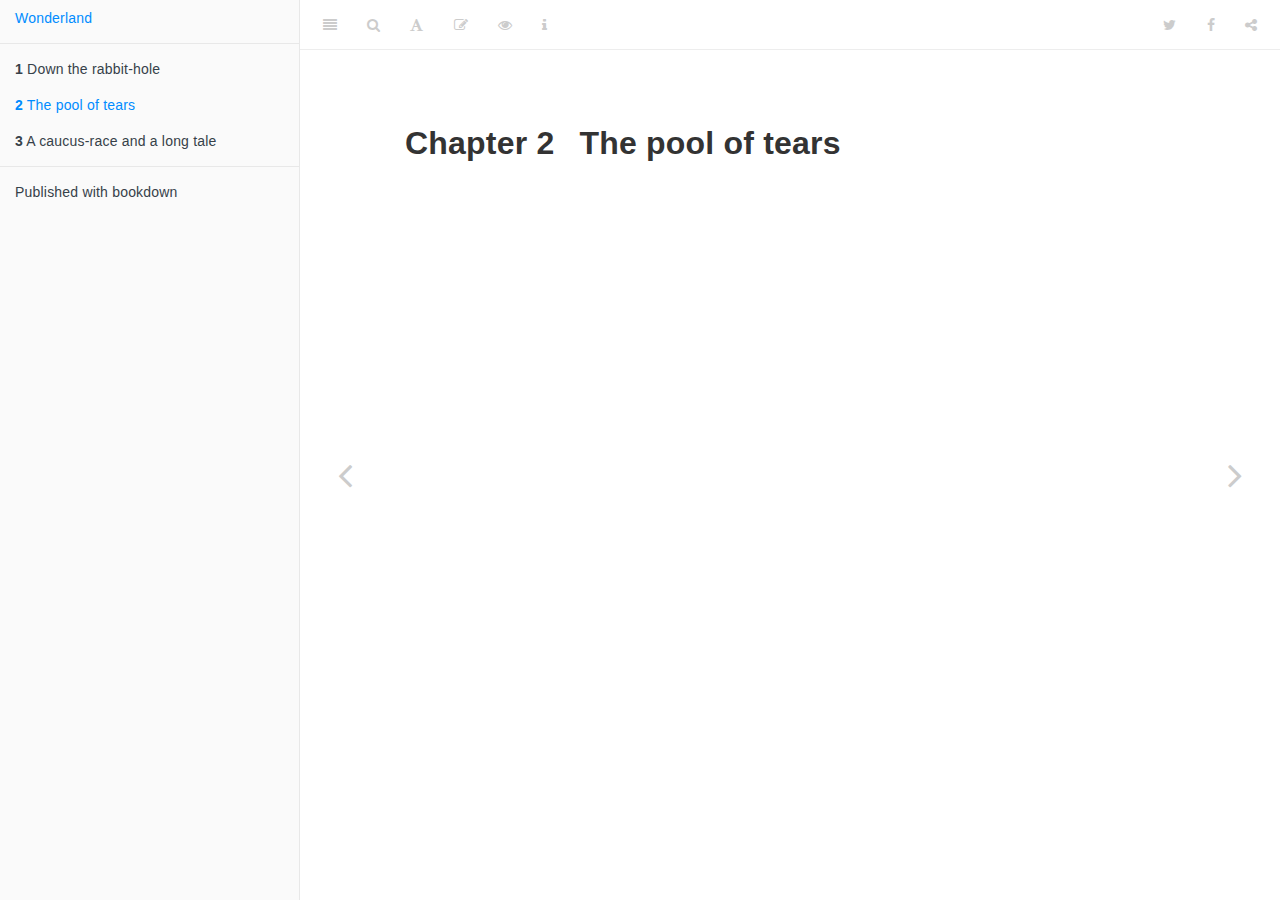
<file: docs/the-pool-of-tears.html>
<!DOCTYPE html>
<html lang="" xml:lang="">
<head>

  <meta charset="utf-8" />
  <meta http-equiv="X-UA-Compatible" content="IE=edge" />
  <title>Chapter 2 The pool of tears | Steven in Wonderland</title>
  <meta name="description" content="Chapter 2 The pool of tears | Steven in Wonderland" />
  <meta name="generator" content="bookdown 0.21 and GitBook 2.6.7" />

  <meta property="og:title" content="Chapter 2 The pool of tears | Steven in Wonderland" />
  <meta property="og:type" content="book" />
  
  
  
  

  <meta name="twitter:card" content="summary" />
  <meta name="twitter:title" content="Chapter 2 The pool of tears | Steven in Wonderland" />
  
  
  

<meta name="author" content="Steven Wang" />


<meta name="date" content="2021-04-05" />

  <meta name="viewport" content="width=device-width, initial-scale=1" />
  <meta name="apple-mobile-web-app-capable" content="yes" />
  <meta name="apple-mobile-web-app-status-bar-style" content="black" />
  
  
<link rel="prev" href="index.html"/>
<link rel="next" href="a-caucus-race-and-a-long-tale.html"/>
<script src="libs/jquery-2.2.3/jquery.min.js"></script>
<link href="libs/gitbook-2.6.7/css/style.css" rel="stylesheet" />
<link href="libs/gitbook-2.6.7/css/plugin-table.css" rel="stylesheet" />
<link href="libs/gitbook-2.6.7/css/plugin-bookdown.css" rel="stylesheet" />
<link href="libs/gitbook-2.6.7/css/plugin-highlight.css" rel="stylesheet" />
<link href="libs/gitbook-2.6.7/css/plugin-search.css" rel="stylesheet" />
<link href="libs/gitbook-2.6.7/css/plugin-fontsettings.css" rel="stylesheet" />
<link href="libs/gitbook-2.6.7/css/plugin-clipboard.css" rel="stylesheet" />









<script src="libs/accessible-code-block-0.0.1/empty-anchor.js"></script>
<link href="libs/anchor-sections-1.0/anchor-sections.css" rel="stylesheet" />
<script src="libs/anchor-sections-1.0/anchor-sections.js"></script>



<link rel="stylesheet" href="style.css" type="text/css" />
</head>

<body>



  <div class="book without-animation with-summary font-size-2 font-family-1" data-basepath=".">

    <div class="book-summary">
      <nav role="navigation">

<ul class="summary">
<li><a href="./">Wonderland</a></li>

<li class="divider"></li>
<li class="chapter" data-level="1" data-path="index.html"><a href="index.html"><i class="fa fa-check"></i><b>1</b> Down the rabbit-hole</a></li>
<li class="chapter" data-level="2" data-path="the-pool-of-tears.html"><a href="the-pool-of-tears.html"><i class="fa fa-check"></i><b>2</b> The pool of tears</a></li>
<li class="chapter" data-level="3" data-path="a-caucus-race-and-a-long-tale.html"><a href="a-caucus-race-and-a-long-tale.html"><i class="fa fa-check"></i><b>3</b> A caucus-race and a long tale</a></li>
<li class="divider"></li>
<li><a href="https://github.com/rstudio/bookdown" target="blank">Published with bookdown</a></li>
</ul>

      </nav>
    </div>

    <div class="book-body">
      <div class="body-inner">
        <div class="book-header" role="navigation">
          <h1>
            <i class="fa fa-circle-o-notch fa-spin"></i><a href="./">Steven in Wonderland</a>
          </h1>
        </div>

        <div class="page-wrapper" tabindex="-1" role="main">
          <div class="page-inner">

            <section class="normal" id="section-">
<div id="the-pool-of-tears" class="section level1">
<h1><span class="header-section-number">Chapter 2</span> The pool of tears</h1>

</div>
            </section>

          </div>
        </div>
      </div>
<a href="index.html" class="navigation navigation-prev " aria-label="Previous page"><i class="fa fa-angle-left"></i></a>
<a href="a-caucus-race-and-a-long-tale.html" class="navigation navigation-next " aria-label="Next page"><i class="fa fa-angle-right"></i></a>
    </div>
  </div>
<script src="libs/gitbook-2.6.7/js/app.min.js"></script>
<script src="libs/gitbook-2.6.7/js/lunr.js"></script>
<script src="libs/gitbook-2.6.7/js/clipboard.min.js"></script>
<script src="libs/gitbook-2.6.7/js/plugin-search.js"></script>
<script src="libs/gitbook-2.6.7/js/plugin-sharing.js"></script>
<script src="libs/gitbook-2.6.7/js/plugin-fontsettings.js"></script>
<script src="libs/gitbook-2.6.7/js/plugin-bookdown.js"></script>
<script src="libs/gitbook-2.6.7/js/jquery.highlight.js"></script>
<script src="libs/gitbook-2.6.7/js/plugin-clipboard.js"></script>
<script>
gitbook.require(["gitbook"], function(gitbook) {
gitbook.start({
"sharing": {
"github": false,
"facebook": true,
"twitter": true,
"linkedin": false,
"weibo": false,
"instapaper": false,
"vk": false,
"all": ["facebook", "twitter", "linkedin", "weibo", "instapaper"]
},
"fontsettings": {
"theme": "white",
"family": "sans",
"size": 2
},
"edit": {
"link": "https://github.com/funkjerry/Wonderland/edit/master/02-tears.Rmd",
"text": "Edit"
},
"history": {
"link": null,
"text": null
},
"view": {
"link": "https://github.com/funkjerry/Wonderland/blob/master/02-tears.Rmd",
"text": null
},
"download": null,
"toc": {
"collapse": "subsection"
}
});
});
</script>

</body>

</html>
</file>
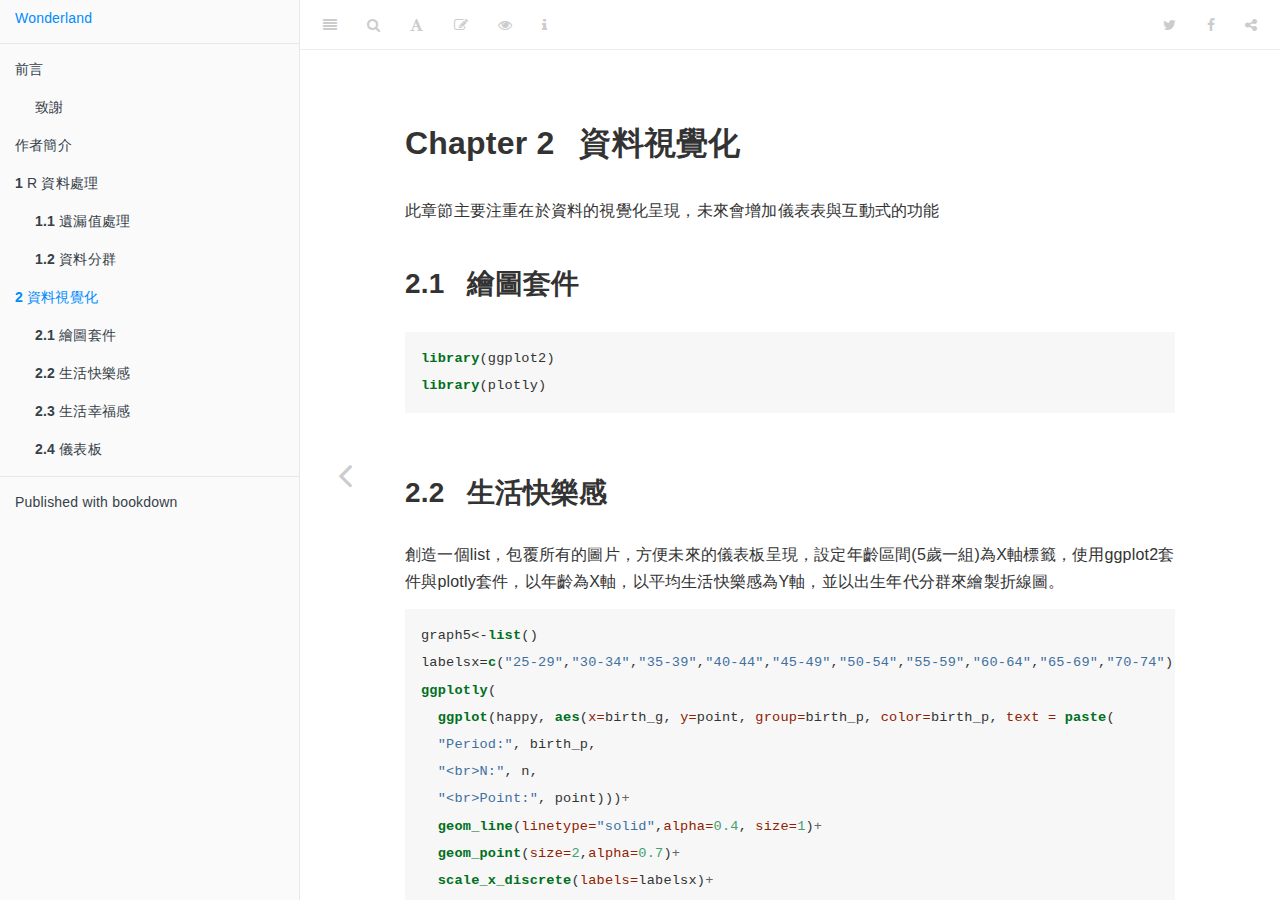
<file: docs/wind.html>
<!DOCTYPE html>
<html lang="" xml:lang="">
<head>

  <meta charset="utf-8" />
  <meta http-equiv="X-UA-Compatible" content="IE=edge" />
  <title>Chapter 2 資料視覺化 | 學習使用 R Markdown 寫書</title>
  <meta name="description" content="Get to know me ~" />
  <meta name="generator" content="bookdown 0.21 and GitBook 2.6.7" />

  <meta property="og:title" content="Chapter 2 資料視覺化 | 學習使用 R Markdown 寫書" />
  <meta property="og:type" content="book" />
  
  
  <meta property="og:description" content="Get to know me ~" />
  

  <meta name="twitter:card" content="summary" />
  <meta name="twitter:title" content="Chapter 2 資料視覺化 | 學習使用 R Markdown 寫書" />
  
  <meta name="twitter:description" content="Get to know me ~" />
  

<meta name="author" content="Steven Wang 王先誠" />


<meta name="date" content="2021-04-06" />

  <meta name="viewport" content="width=device-width, initial-scale=1" />
  <meta name="apple-mobile-web-app-capable" content="yes" />
  <meta name="apple-mobile-web-app-status-bar-style" content="black" />
  
  
<link rel="prev" href="intro.html"/>

<script src="libs/jquery/jquery.min.js"></script>
<link href="libs/gitbook/css/style.css" rel="stylesheet" />
<link href="libs/gitbook/css/plugin-table.css" rel="stylesheet" />
<link href="libs/gitbook/css/plugin-bookdown.css" rel="stylesheet" />
<link href="libs/gitbook/css/plugin-highlight.css" rel="stylesheet" />
<link href="libs/gitbook/css/plugin-search.css" rel="stylesheet" />
<link href="libs/gitbook/css/plugin-fontsettings.css" rel="stylesheet" />
<link href="libs/gitbook/css/plugin-clipboard.css" rel="stylesheet" />









<script src="libs/accessible-code-block/empty-anchor.js"></script>
<link href="libs/anchor-sections/anchor-sections.css" rel="stylesheet" />
<script src="libs/anchor-sections/anchor-sections.js"></script>
<script src="libs/htmlwidgets/htmlwidgets.js"></script>
<script src="libs/plotly-binding/plotly.js"></script>
<script src="libs/typedarray/typedarray.min.js"></script>
<link href="libs/crosstalk/css/crosstalk.css" rel="stylesheet" />
<script src="libs/crosstalk/js/crosstalk.min.js"></script>
<link href="libs/plotly-htmlwidgets-css/plotly-htmlwidgets.css" rel="stylesheet" />
<script src="libs/plotly-main/plotly-latest.min.js"></script>


<style type="text/css">
code.sourceCode > span { display: inline-block; line-height: 1.25; }
code.sourceCode > span { color: inherit; text-decoration: inherit; }
code.sourceCode > span:empty { height: 1.2em; }
.sourceCode { overflow: visible; }
code.sourceCode { white-space: pre; position: relative; }
pre.sourceCode { margin: 0; }
@media screen {
div.sourceCode { overflow: auto; }
}
@media print {
code.sourceCode { white-space: pre-wrap; }
code.sourceCode > span { text-indent: -5em; padding-left: 5em; }
}
pre.numberSource code
  { counter-reset: source-line 0; }
pre.numberSource code > span
  { position: relative; left: -4em; counter-increment: source-line; }
pre.numberSource code > span > a:first-child::before
  { content: counter(source-line);
    position: relative; left: -1em; text-align: right; vertical-align: baseline;
    border: none; display: inline-block;
    -webkit-touch-callout: none; -webkit-user-select: none;
    -khtml-user-select: none; -moz-user-select: none;
    -ms-user-select: none; user-select: none;
    padding: 0 4px; width: 4em;
    color: #aaaaaa;
  }
pre.numberSource { margin-left: 3em; border-left: 1px solid #aaaaaa;  padding-left: 4px; }
div.sourceCode
  {   }
@media screen {
code.sourceCode > span > a:first-child::before { text-decoration: underline; }
}
code span.al { color: #ff0000; font-weight: bold; } /* Alert */
code span.an { color: #60a0b0; font-weight: bold; font-style: italic; } /* Annotation */
code span.at { color: #7d9029; } /* Attribute */
code span.bn { color: #40a070; } /* BaseN */
code span.bu { } /* BuiltIn */
code span.cf { color: #007020; font-weight: bold; } /* ControlFlow */
code span.ch { color: #4070a0; } /* Char */
code span.cn { color: #880000; } /* Constant */
code span.co { color: #60a0b0; font-style: italic; } /* Comment */
code span.cv { color: #60a0b0; font-weight: bold; font-style: italic; } /* CommentVar */
code span.do { color: #ba2121; font-style: italic; } /* Documentation */
code span.dt { color: #902000; } /* DataType */
code span.dv { color: #40a070; } /* DecVal */
code span.er { color: #ff0000; font-weight: bold; } /* Error */
code span.ex { } /* Extension */
code span.fl { color: #40a070; } /* Float */
code span.fu { color: #06287e; } /* Function */
code span.im { } /* Import */
code span.in { color: #60a0b0; font-weight: bold; font-style: italic; } /* Information */
code span.kw { color: #007020; font-weight: bold; } /* Keyword */
code span.op { color: #666666; } /* Operator */
code span.ot { color: #007020; } /* Other */
code span.pp { color: #bc7a00; } /* Preprocessor */
code span.sc { color: #4070a0; } /* SpecialChar */
code span.ss { color: #bb6688; } /* SpecialString */
code span.st { color: #4070a0; } /* String */
code span.va { color: #19177c; } /* Variable */
code span.vs { color: #4070a0; } /* VerbatimString */
code span.wa { color: #60a0b0; font-weight: bold; font-style: italic; } /* Warning */
</style>

<link rel="stylesheet" href="style.css" type="text/css" />
</head>

<body>



  <div class="book without-animation with-summary font-size-2 font-family-1" data-basepath=".">

    <div class="book-summary">
      <nav role="navigation">

<ul class="summary">
<li><a href="./">Wonderland</a></li>

<li class="divider"></li>
<li class="chapter" data-level="" data-path="index.html"><a href="index.html"><i class="fa fa-check"></i>前言</a><ul>
<li class="chapter" data-level="" data-path="index.html"><a href="index.html#致謝"><i class="fa fa-check"></i>致謝</a></li>
</ul></li>
<li class="chapter" data-level="" data-path="author.html"><a href="author.html"><i class="fa fa-check"></i>作者簡介</a></li>
<li class="chapter" data-level="1" data-path="intro.html"><a href="intro.html"><i class="fa fa-check"></i><b>1</b> R 資料處理</a><ul>
<li class="chapter" data-level="1.1" data-path="intro.html"><a href="intro.html#遺漏值處理"><i class="fa fa-check"></i><b>1.1</b> 遺漏值處理</a></li>
<li class="chapter" data-level="1.2" data-path="intro.html"><a href="intro.html#資料分群"><i class="fa fa-check"></i><b>1.2</b> 資料分群</a><ul>
<li class="chapter" data-level="1.2.1" data-path="intro.html"><a href="intro.html#生活快樂感資料"><i class="fa fa-check"></i><b>1.2.1</b> 生活快樂感資料</a></li>
<li class="chapter" data-level="1.2.2" data-path="intro.html"><a href="intro.html#生活幸福感資料"><i class="fa fa-check"></i><b>1.2.2</b> 生活幸福感資料</a></li>
</ul></li>
</ul></li>
<li class="chapter" data-level="2" data-path="wind.html"><a href="wind.html"><i class="fa fa-check"></i><b>2</b> 資料視覺化</a><ul>
<li class="chapter" data-level="2.1" data-path="wind.html"><a href="wind.html#繪圖套件"><i class="fa fa-check"></i><b>2.1</b> 繪圖套件</a></li>
<li class="chapter" data-level="2.2" data-path="wind.html"><a href="wind.html#生活快樂感"><i class="fa fa-check"></i><b>2.2</b> 生活快樂感</a></li>
<li class="chapter" data-level="2.3" data-path="wind.html"><a href="wind.html#生活幸福感"><i class="fa fa-check"></i><b>2.3</b> 生活幸福感</a></li>
<li class="chapter" data-level="2.4" data-path="wind.html"><a href="wind.html#儀表板"><i class="fa fa-check"></i><b>2.4</b> 儀表板</a></li>
</ul></li>
<li class="divider"></li>
<li><a href="https://github.com/rstudio/bookdown" target="blank">Published with bookdown</a></li>
</ul>

      </nav>
    </div>

    <div class="book-body">
      <div class="body-inner">
        <div class="book-header" role="navigation">
          <h1>
            <i class="fa fa-circle-o-notch fa-spin"></i><a href="./">學習使用 R Markdown 寫書</a>
          </h1>
        </div>

        <div class="page-wrapper" tabindex="-1" role="main">
          <div class="page-inner">

            <section class="normal" id="section-">
<div id="wind" class="section level1">
<h1><span class="header-section-number">Chapter 2</span> 資料視覺化</h1>
<p>此章節主要注重在於資料的視覺化呈現，未來會增加儀表表與互動式的功能</p>
<div id="繪圖套件" class="section level2">
<h2><span class="header-section-number">2.1</span> 繪圖套件</h2>
<div class="sourceCode" id="cb11"><pre class="sourceCode r"><code class="sourceCode r"><span id="cb11-1"><a href="wind.html#cb11-1"></a><span class="kw">library</span>(ggplot2)</span>
<span id="cb11-2"><a href="wind.html#cb11-2"></a><span class="kw">library</span>(plotly)</span></code></pre></div>
</div>
<div id="生活快樂感" class="section level2">
<h2><span class="header-section-number">2.2</span> 生活快樂感</h2>
<p>創造一個list，包覆所有的圖片，方便未來的儀表板呈現，設定年齡區間(5歲一組)為X軸標籤，使用ggplot2套件與plotly套件，以年齡為X軸，以平均生活快樂感為Y軸，並以出生年代分群來繪製折線圖。</p>
<div class="sourceCode" id="cb12"><pre class="sourceCode r"><code class="sourceCode r"><span id="cb12-1"><a href="wind.html#cb12-1"></a>graph5&lt;-<span class="kw">list</span>()</span>
<span id="cb12-2"><a href="wind.html#cb12-2"></a>labelsx=<span class="kw">c</span>(<span class="st">&quot;25-29&quot;</span>,<span class="st">&quot;30-34&quot;</span>,<span class="st">&quot;35-39&quot;</span>,<span class="st">&quot;40-44&quot;</span>,<span class="st">&quot;45-49&quot;</span>,<span class="st">&quot;50-54&quot;</span>,<span class="st">&quot;55-59&quot;</span>,<span class="st">&quot;60-64&quot;</span>,<span class="st">&quot;65-69&quot;</span>,<span class="st">&quot;70-74&quot;</span>)</span>
<span id="cb12-3"><a href="wind.html#cb12-3"></a><span class="kw">ggplotly</span>(</span>
<span id="cb12-4"><a href="wind.html#cb12-4"></a>  <span class="kw">ggplot</span>(happy, <span class="kw">aes</span>(<span class="dt">x=</span>birth_g, <span class="dt">y=</span>point, <span class="dt">group=</span>birth_p, <span class="dt">color=</span>birth_p, <span class="dt">text =</span> <span class="kw">paste</span>(</span>
<span id="cb12-5"><a href="wind.html#cb12-5"></a>  <span class="st">&quot;Period:&quot;</span>, birth_p,</span>
<span id="cb12-6"><a href="wind.html#cb12-6"></a>  <span class="st">&quot;&lt;br&gt;N:&quot;</span>, n, </span>
<span id="cb12-7"><a href="wind.html#cb12-7"></a>  <span class="st">&quot;&lt;br&gt;Point:&quot;</span>, point)))<span class="op">+</span></span>
<span id="cb12-8"><a href="wind.html#cb12-8"></a><span class="st">  </span><span class="kw">geom_line</span>(<span class="dt">linetype=</span><span class="st">&quot;solid&quot;</span>,<span class="dt">alpha=</span><span class="fl">0.4</span>, <span class="dt">size=</span><span class="dv">1</span>)<span class="op">+</span></span>
<span id="cb12-9"><a href="wind.html#cb12-9"></a><span class="st">  </span><span class="kw">geom_point</span>(<span class="dt">size=</span><span class="dv">2</span>,<span class="dt">alpha=</span><span class="fl">0.7</span>)<span class="op">+</span></span>
<span id="cb12-10"><a href="wind.html#cb12-10"></a><span class="st">  </span><span class="kw">scale_x_discrete</span>(<span class="dt">labels=</span>labelsx)<span class="op">+</span></span>
<span id="cb12-11"><a href="wind.html#cb12-11"></a><span class="st">  </span><span class="kw">labs</span>(</span>
<span id="cb12-12"><a href="wind.html#cb12-12"></a>    <span class="dt">title=</span><span class="st">&quot;主樣本的生活快樂感(出生世代)&quot;</span>,</span>
<span id="cb12-13"><a href="wind.html#cb12-13"></a>    <span class="dt">x=</span><span class="st">&quot;主樣本年齡&quot;</span>,<span class="dt">y=</span><span class="st">&quot;平均分數(1 ~ 7分)&quot;</span>)<span class="op">+</span></span>
<span id="cb12-14"><a href="wind.html#cb12-14"></a><span class="st">  </span><span class="kw">ylim</span>(<span class="dv">4</span>,<span class="fl">5.5</span>), <span class="dt">tooltip =</span> <span class="st">&quot;text&quot;</span></span>
<span id="cb12-15"><a href="wind.html#cb12-15"></a>  ) <span class="op">%&gt;%</span></span>
<span id="cb12-16"><a href="wind.html#cb12-16"></a><span class="st">    </span><span class="kw">layout</span>(<span class="dt">legend =</span> <span class="kw">list</span>(</span>
<span id="cb12-17"><a href="wind.html#cb12-17"></a>        <span class="dt">orientation =</span> <span class="st">&quot;l&quot;</span></span>
<span id="cb12-18"><a href="wind.html#cb12-18"></a>        )</span>
<span id="cb12-19"><a href="wind.html#cb12-19"></a>      )-&gt;graph5<span class="op">$</span>happy</span>
<span id="cb12-20"><a href="wind.html#cb12-20"></a></span>
<span id="cb12-21"><a href="wind.html#cb12-21"></a>graph5<span class="op">$</span>happy</span></code></pre></div>
<div id="htmlwidget-c221940b494c7ca5f5b1" style="width:672px;height:480px;" class="plotly html-widget"></div>
<script type="application/json" data-for="htmlwidget-c221940b494c7ca5f5b1">{"x":{"data":[{"x":[7,8,9,10],"y":[4.81,4.67,4.74,4.78],"text":["Period: 1949以前 <br>N: 159 <br>Point: 4.81","Period: 1949以前 <br>N: 1117 <br>Point: 4.67","Period: 1949以前 <br>N: 2220 <br>Point: 4.74","Period: 1949以前 <br>N: 2284 <br>Point: 4.78"],"type":"scatter","mode":"lines","line":{"width":3.77952755905512,"color":"rgba(248,118,109,0.4)","dash":"solid"},"hoveron":"points","name":"1949以前","legendgroup":"1949以前","showlegend":true,"xaxis":"x","yaxis":"y","hoverinfo":"text","frame":null},{"x":[6,7,8,9,10],"y":[4.59,4.64,4.89,5.02,5.38],"text":["Period: 1950 - 56 <br>N: 803 <br>Point: 4.59","Period: 1950 - 56 <br>N: 2310 <br>Point: 4.64","Period: 1950 - 56 <br>N: 1360 <br>Point: 4.89","Period: 1950 - 56 <br>N: 672 <br>Point: 5.02","Period: 1950 - 56 <br>N: 48 <br>Point: 5.38"],"type":"scatter","mode":"lines","line":{"width":3.77952755905512,"color":"rgba(196,154,0,0.4)","dash":"solid"},"hoveron":"points","name":"1950 - 56","legendgroup":"1950 - 56","showlegend":true,"xaxis":"x","yaxis":"y","hoverinfo":"text","frame":null},{"x":[4,5,6,7,8],"y":[4.62,4.56,4.72,4.89,4.82],"text":["Period: 1957 - 63 <br>N: 55 <br>Point: 4.62","Period: 1957 - 63 <br>N: 1124 <br>Point: 4.56","Period: 1957 - 63 <br>N: 1253 <br>Point: 4.72","Period: 1957 - 63 <br>N: 713 <br>Point: 4.89","Period: 1957 - 63 <br>N: 219 <br>Point: 4.82"],"type":"scatter","mode":"lines+markers","line":{"width":3.77952755905512,"color":"rgba(83,180,0,0.4)","dash":"solid"},"hoveron":"points","name":"1957 - 63","legendgroup":"1957 - 63","showlegend":true,"xaxis":"x","yaxis":"y","hoverinfo":"text","marker":{"autocolorscale":false,"color":"rgba(83,180,0,1)","opacity":0.7,"size":7.55905511811024,"symbol":"circle","line":{"width":1.88976377952756,"color":"rgba(83,180,0,1)"}},"frame":null},{"x":[3,4,5,6,7],"y":[4.57,4.68,4.8,4.86,4.96],"text":["Period: 1964 - 70 <br>N: 307 <br>Point: 4.57","Period: 1964 - 70 <br>N: 1356 <br>Point: 4.68","Period: 1964 - 70 <br>N: 938 <br>Point: 4.8","Period: 1964 - 70 <br>N: 511 <br>Point: 4.86","Period: 1964 - 70 <br>N: 68 <br>Point: 4.96"],"type":"scatter","mode":"lines+markers","line":{"width":3.77952755905512,"color":"rgba(0,192,148,0.4)","dash":"solid"},"hoveron":"points","name":"1964 - 70","legendgroup":"1964 - 70","showlegend":true,"xaxis":"x","yaxis":"y","hoverinfo":"text","marker":{"autocolorscale":false,"color":"rgba(0,192,148,1)","opacity":0.7,"size":7.55905511811024,"symbol":"circle","line":{"width":1.88976377952756,"color":"rgba(0,192,148,1)"}},"frame":null},{"x":[2,3,4,5],"y":[4.68,4.74,4.81,4.89],"text":["Period: 1971 - 76 <br>N: 620 <br>Point: 4.68","Period: 1971 - 76 <br>N: 1379 <br>Point: 4.74","Period: 1971 - 76 <br>N: 780 <br>Point: 4.81","Period: 1971 - 76 <br>N: 371 <br>Point: 4.89"],"type":"scatter","mode":"lines+markers","line":{"width":3.77952755905512,"color":"rgba(0,182,235,0.4)","dash":"solid"},"hoveron":"points","name":"1971 - 76","legendgroup":"1971 - 76","showlegend":true,"xaxis":"x","yaxis":"y","hoverinfo":"text","marker":{"autocolorscale":false,"color":"rgba(0,182,235,1)","opacity":0.7,"size":7.55905511811024,"symbol":"circle","line":{"width":1.88976377952756,"color":"rgba(0,182,235,1)"}},"frame":null},{"x":[1,2,3,4],"y":[4.95,4.93,4.91,4.88],"text":["Period: 1977 - 83 <br>N: 1472 <br>Point: 4.95","Period: 1977 - 83 <br>N: 4715 <br>Point: 4.93","Period: 1977 - 83 <br>N: 3506 <br>Point: 4.91","Period: 1977 - 83 <br>N: 1093 <br>Point: 4.88"],"type":"scatter","mode":"lines+markers","line":{"width":3.77952755905512,"color":"rgba(165,138,255,0.4)","dash":"solid"},"hoveron":"points","name":"1977 - 83","legendgroup":"1977 - 83","showlegend":true,"xaxis":"x","yaxis":"y","hoverinfo":"text","marker":{"autocolorscale":false,"color":"rgba(165,138,255,1)","opacity":0.7,"size":7.55905511811024,"symbol":"circle","line":{"width":1.88976377952756,"color":"rgba(165,138,255,1)"}},"frame":null},{"x":[1,2,3],"y":[5.11,5.03,5.02],"text":["Period: 1984以後 <br>N: 2044 <br>Point: 5.11","Period: 1984以後 <br>N: 2550 <br>Point: 5.03","Period: 1984以後 <br>N: 340 <br>Point: 5.02"],"type":"scatter","mode":"lines+markers","line":{"width":3.77952755905512,"color":"rgba(251,97,215,0.4)","dash":"solid"},"hoveron":"points","name":"1984以後","legendgroup":"1984以後","showlegend":true,"xaxis":"x","yaxis":"y","hoverinfo":"text","marker":{"autocolorscale":false,"color":"rgba(251,97,215,1)","opacity":0.7,"size":7.55905511811024,"symbol":"circle","line":{"width":1.88976377952756,"color":"rgba(251,97,215,1)"}},"frame":null},{"x":[10,7,8,9],"y":[4.78,4.81,4.67,4.74],"text":["Period: 1949以前 <br>N: 2284 <br>Point: 4.78","Period: 1949以前 <br>N: 159 <br>Point: 4.81","Period: 1949以前 <br>N: 1117 <br>Point: 4.67","Period: 1949以前 <br>N: 2220 <br>Point: 4.74"],"type":"scatter","mode":"markers","marker":{"autocolorscale":false,"color":"rgba(248,118,109,1)","opacity":0.7,"size":7.55905511811024,"symbol":"circle","line":{"width":1.88976377952756,"color":"rgba(248,118,109,1)"}},"hoveron":"points","name":"1949以前","legendgroup":"1949以前","showlegend":false,"xaxis":"x","yaxis":"y","hoverinfo":"text","frame":null},{"x":[10,6,7,8,9],"y":[5.38,4.59,4.64,4.89,5.02],"text":["Period: 1950 - 56 <br>N: 48 <br>Point: 5.38","Period: 1950 - 56 <br>N: 803 <br>Point: 4.59","Period: 1950 - 56 <br>N: 2310 <br>Point: 4.64","Period: 1950 - 56 <br>N: 1360 <br>Point: 4.89","Period: 1950 - 56 <br>N: 672 <br>Point: 5.02"],"type":"scatter","mode":"markers","marker":{"autocolorscale":false,"color":"rgba(196,154,0,1)","opacity":0.7,"size":7.55905511811024,"symbol":"circle","line":{"width":1.88976377952756,"color":"rgba(196,154,0,1)"}},"hoveron":"points","name":"1950 - 56","legendgroup":"1950 - 56","showlegend":false,"xaxis":"x","yaxis":"y","hoverinfo":"text","frame":null}],"layout":{"margin":{"t":43.7625570776256,"r":7.30593607305936,"b":40.1826484018265,"l":43.1050228310502},"plot_bgcolor":"rgba(235,235,235,1)","paper_bgcolor":"rgba(255,255,255,1)","font":{"color":"rgba(0,0,0,1)","family":"","size":14.6118721461187},"title":{"text":"主樣本的生活快樂感(出生世代)","font":{"color":"rgba(0,0,0,1)","family":"","size":17.5342465753425},"x":0,"xref":"paper"},"xaxis":{"domain":[0,1],"automargin":true,"type":"linear","autorange":false,"range":[0.4,10.6],"tickmode":"array","ticktext":["25-29","30-34","35-39","40-44","45-49","50-54","55-59","60-64","65-69","70-74"],"tickvals":[1,2,3,4,5,6,7,8,9,10],"categoryorder":"array","categoryarray":["25-29","30-34","35-39","40-44","45-49","50-54","55-59","60-64","65-69","70-74"],"nticks":null,"ticks":"outside","tickcolor":"rgba(51,51,51,1)","ticklen":3.65296803652968,"tickwidth":0.66417600664176,"showticklabels":true,"tickfont":{"color":"rgba(77,77,77,1)","family":"","size":11.689497716895},"tickangle":-0,"showline":false,"linecolor":null,"linewidth":0,"showgrid":true,"gridcolor":"rgba(255,255,255,1)","gridwidth":0.66417600664176,"zeroline":false,"anchor":"y","title":{"text":"主樣本年齡","font":{"color":"rgba(0,0,0,1)","family":"","size":14.6118721461187}},"hoverformat":".2f"},"yaxis":{"domain":[0,1],"automargin":true,"type":"linear","autorange":false,"range":[3.925,5.575],"tickmode":"array","ticktext":["4.0","4.5","5.0","5.5"],"tickvals":[4,4.5,5,5.5],"categoryorder":"array","categoryarray":["4.0","4.5","5.0","5.5"],"nticks":null,"ticks":"outside","tickcolor":"rgba(51,51,51,1)","ticklen":3.65296803652968,"tickwidth":0.66417600664176,"showticklabels":true,"tickfont":{"color":"rgba(77,77,77,1)","family":"","size":11.689497716895},"tickangle":-0,"showline":false,"linecolor":null,"linewidth":0,"showgrid":true,"gridcolor":"rgba(255,255,255,1)","gridwidth":0.66417600664176,"zeroline":false,"anchor":"x","title":{"text":"平均分數(1 ~ 7分)","font":{"color":"rgba(0,0,0,1)","family":"","size":14.6118721461187}},"hoverformat":".2f"},"shapes":[{"type":"rect","fillcolor":null,"line":{"color":null,"width":0,"linetype":[]},"yref":"paper","xref":"paper","x0":0,"x1":1,"y0":0,"y1":1}],"showlegend":true,"legend":{"bgcolor":"rgba(255,255,255,1)","bordercolor":"transparent","borderwidth":1.88976377952756,"font":{"color":"rgba(0,0,0,1)","family":"","size":11.689497716895},"y":0.96751968503937,"orientation":"l"},"annotations":[{"text":"birth_p","x":1.02,"y":1,"showarrow":false,"ax":0,"ay":0,"font":{"color":"rgba(0,0,0,1)","family":"","size":14.6118721461187},"xref":"paper","yref":"paper","textangle":-0,"xanchor":"left","yanchor":"bottom","legendTitle":true}],"hovermode":"closest","barmode":"relative"},"config":{"doubleClick":"reset","showSendToCloud":false},"source":"A","attrs":{"476c1f8544fc":{"x":{},"y":{},"colour":{},"text":{},"type":"scatter"},"476c46bc1600":{"x":{},"y":{},"colour":{},"text":{}}},"cur_data":"476c1f8544fc","visdat":{"476c1f8544fc":["function (y) ","x"],"476c46bc1600":["function (y) ","x"]},"highlight":{"on":"plotly_click","persistent":false,"dynamic":false,"selectize":false,"opacityDim":0.2,"selected":{"opacity":1},"debounce":0},"shinyEvents":["plotly_hover","plotly_click","plotly_selected","plotly_relayout","plotly_brushed","plotly_brushing","plotly_clickannotation","plotly_doubleclick","plotly_deselect","plotly_afterplot","plotly_sunburstclick"],"base_url":"https://plot.ly"},"evals":[],"jsHooks":[]}</script>
</div>
<div id="生活幸福感" class="section level2">
<h2><span class="header-section-number">2.3</span> 生活幸福感</h2>
<p>使用ggplot2套件與plotly套件，以年齡為X軸，以平均生活幸福感為Y軸，並以出生年代分群來繪製折線圖。</p>
<div class="sourceCode" id="cb13"><pre class="sourceCode r"><code class="sourceCode r"><span id="cb13-1"><a href="wind.html#cb13-1"></a><span class="kw">ggplotly</span>(</span>
<span id="cb13-2"><a href="wind.html#cb13-2"></a>  <span class="kw">ggplot</span>(life, <span class="kw">aes</span>(<span class="dt">x=</span>birth_g, <span class="dt">y=</span>point, <span class="dt">group=</span>birth_p, <span class="dt">color=</span>birth_p, <span class="dt">text =</span> <span class="kw">paste</span>(</span>
<span id="cb13-3"><a href="wind.html#cb13-3"></a>  <span class="st">&quot;Period:&quot;</span>, birth_p,</span>
<span id="cb13-4"><a href="wind.html#cb13-4"></a>  <span class="st">&quot;&lt;br&gt;N:&quot;</span>, n, </span>
<span id="cb13-5"><a href="wind.html#cb13-5"></a>  <span class="st">&quot;&lt;br&gt;Point:&quot;</span>, point)))<span class="op">+</span></span>
<span id="cb13-6"><a href="wind.html#cb13-6"></a><span class="st">  </span><span class="kw">geom_line</span>(<span class="dt">linetype=</span><span class="st">&quot;solid&quot;</span>,<span class="dt">alpha=</span><span class="fl">0.4</span>, <span class="dt">size=</span><span class="dv">1</span>)<span class="op">+</span></span>
<span id="cb13-7"><a href="wind.html#cb13-7"></a><span class="st">  </span><span class="kw">geom_point</span>(<span class="dt">size=</span><span class="dv">2</span>,<span class="dt">alpha=</span><span class="fl">0.7</span>)<span class="op">+</span></span>
<span id="cb13-8"><a href="wind.html#cb13-8"></a><span class="st">  </span><span class="kw">scale_x_discrete</span>(<span class="dt">labels=</span>labelsx)<span class="op">+</span></span>
<span id="cb13-9"><a href="wind.html#cb13-9"></a><span class="st">  </span><span class="kw">labs</span>(</span>
<span id="cb13-10"><a href="wind.html#cb13-10"></a>    <span class="dt">title=</span><span class="st">&quot;主樣本的生活過得好不好(出生世代)&quot;</span>,</span>
<span id="cb13-11"><a href="wind.html#cb13-11"></a>    <span class="dt">x=</span><span class="st">&quot;主樣本年齡&quot;</span>,<span class="dt">y=</span><span class="st">&quot;平均分數(1 ~ 7分)&quot;</span>)<span class="op">+</span></span>
<span id="cb13-12"><a href="wind.html#cb13-12"></a><span class="st">  </span><span class="kw">ylim</span>(<span class="dv">4</span>,<span class="fl">5.5</span>), <span class="dt">tooltip =</span> <span class="st">&quot;text&quot;</span></span>
<span id="cb13-13"><a href="wind.html#cb13-13"></a>  ) <span class="op">%&gt;%</span></span>
<span id="cb13-14"><a href="wind.html#cb13-14"></a><span class="st">    </span><span class="kw">layout</span>(<span class="dt">legend =</span> <span class="kw">list</span>(</span>
<span id="cb13-15"><a href="wind.html#cb13-15"></a>        <span class="dt">orientation =</span> <span class="st">&quot;l&quot;</span></span>
<span id="cb13-16"><a href="wind.html#cb13-16"></a>        )</span>
<span id="cb13-17"><a href="wind.html#cb13-17"></a>      )-&gt;graph5<span class="op">$</span>life</span>
<span id="cb13-18"><a href="wind.html#cb13-18"></a></span>
<span id="cb13-19"><a href="wind.html#cb13-19"></a>graph5<span class="op">$</span>life</span></code></pre></div>
<div id="htmlwidget-f902f15528af642ede8e" style="width:672px;height:480px;" class="plotly html-widget"></div>
<script type="application/json" data-for="htmlwidget-f902f15528af642ede8e">{"x":{"data":[{"x":[7,8,9,10],"y":[4.58,4.61,4.69,4.74],"text":["Period: 1949以前 <br>N: 159 <br>Point: 4.58","Period: 1949以前 <br>N: 1117 <br>Point: 4.61","Period: 1949以前 <br>N: 2217 <br>Point: 4.69","Period: 1949以前 <br>N: 2288 <br>Point: 4.74"],"type":"scatter","mode":"lines","line":{"width":3.77952755905512,"color":"rgba(248,118,109,0.4)","dash":"solid"},"hoveron":"points","name":"1949以前","legendgroup":"1949以前","showlegend":true,"xaxis":"x","yaxis":"y","hoverinfo":"text","frame":null},{"x":[6,7,8,9,10],"y":[4.59,4.62,4.9,5.03,5.27],"text":["Period: 1950 - 56 <br>N: 803 <br>Point: 4.59","Period: 1950 - 56 <br>N: 2310 <br>Point: 4.62","Period: 1950 - 56 <br>N: 1360 <br>Point: 4.9","Period: 1950 - 56 <br>N: 672 <br>Point: 5.03","Period: 1950 - 56 <br>N: 48 <br>Point: 5.27"],"type":"scatter","mode":"lines","line":{"width":3.77952755905512,"color":"rgba(196,154,0,0.4)","dash":"solid"},"hoveron":"points","name":"1950 - 56","legendgroup":"1950 - 56","showlegend":true,"xaxis":"x","yaxis":"y","hoverinfo":"text","frame":null},{"x":[4,5,6,7,8],"y":[4.56,4.61,4.74,4.94,4.93],"text":["Period: 1957 - 63 <br>N: 55 <br>Point: 4.56","Period: 1957 - 63 <br>N: 1124 <br>Point: 4.61","Period: 1957 - 63 <br>N: 1253 <br>Point: 4.74","Period: 1957 - 63 <br>N: 712 <br>Point: 4.94","Period: 1957 - 63 <br>N: 218 <br>Point: 4.93"],"type":"scatter","mode":"lines+markers","line":{"width":3.77952755905512,"color":"rgba(83,180,0,0.4)","dash":"solid"},"hoveron":"points","name":"1957 - 63","legendgroup":"1957 - 63","showlegend":true,"xaxis":"x","yaxis":"y","hoverinfo":"text","marker":{"autocolorscale":false,"color":"rgba(83,180,0,1)","opacity":0.7,"size":7.55905511811024,"symbol":"circle","line":{"width":1.88976377952756,"color":"rgba(83,180,0,1)"}},"frame":null},{"x":[3,4,5,6,7],"y":[4.64,4.72,4.83,4.96,4.97],"text":["Period: 1964 - 70 <br>N: 307 <br>Point: 4.64","Period: 1964 - 70 <br>N: 1356 <br>Point: 4.72","Period: 1964 - 70 <br>N: 938 <br>Point: 4.83","Period: 1964 - 70 <br>N: 512 <br>Point: 4.96","Period: 1964 - 70 <br>N: 68 <br>Point: 4.97"],"type":"scatter","mode":"lines+markers","line":{"width":3.77952755905512,"color":"rgba(0,192,148,0.4)","dash":"solid"},"hoveron":"points","name":"1964 - 70","legendgroup":"1964 - 70","showlegend":true,"xaxis":"x","yaxis":"y","hoverinfo":"text","marker":{"autocolorscale":false,"color":"rgba(0,192,148,1)","opacity":0.7,"size":7.55905511811024,"symbol":"circle","line":{"width":1.88976377952756,"color":"rgba(0,192,148,1)"}},"frame":null},{"x":[2,3,4,5],"y":[4.76,4.79,4.87,4.96],"text":["Period: 1971 - 76 <br>N: 620 <br>Point: 4.76","Period: 1971 - 76 <br>N: 1380 <br>Point: 4.79","Period: 1971 - 76 <br>N: 780 <br>Point: 4.87","Period: 1971 - 76 <br>N: 372 <br>Point: 4.96"],"type":"scatter","mode":"lines+markers","line":{"width":3.77952755905512,"color":"rgba(0,182,235,0.4)","dash":"solid"},"hoveron":"points","name":"1971 - 76","legendgroup":"1971 - 76","showlegend":true,"xaxis":"x","yaxis":"y","hoverinfo":"text","marker":{"autocolorscale":false,"color":"rgba(0,182,235,1)","opacity":0.7,"size":7.55905511811024,"symbol":"circle","line":{"width":1.88976377952756,"color":"rgba(0,182,235,1)"}},"frame":null},{"x":[1,2,3,4],"y":[5.02,4.99,4.98,4.99],"text":["Period: 1977 - 83 <br>N: 1472 <br>Point: 5.02","Period: 1977 - 83 <br>N: 4715 <br>Point: 4.99","Period: 1977 - 83 <br>N: 3507 <br>Point: 4.98","Period: 1977 - 83 <br>N: 1096 <br>Point: 4.99"],"type":"scatter","mode":"lines+markers","line":{"width":3.77952755905512,"color":"rgba(165,138,255,0.4)","dash":"solid"},"hoveron":"points","name":"1977 - 83","legendgroup":"1977 - 83","showlegend":true,"xaxis":"x","yaxis":"y","hoverinfo":"text","marker":{"autocolorscale":false,"color":"rgba(165,138,255,1)","opacity":0.7,"size":7.55905511811024,"symbol":"circle","line":{"width":1.88976377952756,"color":"rgba(165,138,255,1)"}},"frame":null},{"x":[1,2,3],"y":[5.08,5.07,4.96],"text":["Period: 1984以後 <br>N: 2051 <br>Point: 5.08","Period: 1984以後 <br>N: 2554 <br>Point: 5.07","Period: 1984以後 <br>N: 342 <br>Point: 4.96"],"type":"scatter","mode":"lines+markers","line":{"width":3.77952755905512,"color":"rgba(251,97,215,0.4)","dash":"solid"},"hoveron":"points","name":"1984以後","legendgroup":"1984以後","showlegend":true,"xaxis":"x","yaxis":"y","hoverinfo":"text","marker":{"autocolorscale":false,"color":"rgba(251,97,215,1)","opacity":0.7,"size":7.55905511811024,"symbol":"circle","line":{"width":1.88976377952756,"color":"rgba(251,97,215,1)"}},"frame":null},{"x":[10,7,8,9],"y":[4.74,4.58,4.61,4.69],"text":["Period: 1949以前 <br>N: 2288 <br>Point: 4.74","Period: 1949以前 <br>N: 159 <br>Point: 4.58","Period: 1949以前 <br>N: 1117 <br>Point: 4.61","Period: 1949以前 <br>N: 2217 <br>Point: 4.69"],"type":"scatter","mode":"markers","marker":{"autocolorscale":false,"color":"rgba(248,118,109,1)","opacity":0.7,"size":7.55905511811024,"symbol":"circle","line":{"width":1.88976377952756,"color":"rgba(248,118,109,1)"}},"hoveron":"points","name":"1949以前","legendgroup":"1949以前","showlegend":false,"xaxis":"x","yaxis":"y","hoverinfo":"text","frame":null},{"x":[10,6,7,8,9],"y":[5.27,4.59,4.62,4.9,5.03],"text":["Period: 1950 - 56 <br>N: 48 <br>Point: 5.27","Period: 1950 - 56 <br>N: 803 <br>Point: 4.59","Period: 1950 - 56 <br>N: 2310 <br>Point: 4.62","Period: 1950 - 56 <br>N: 1360 <br>Point: 4.9","Period: 1950 - 56 <br>N: 672 <br>Point: 5.03"],"type":"scatter","mode":"markers","marker":{"autocolorscale":false,"color":"rgba(196,154,0,1)","opacity":0.7,"size":7.55905511811024,"symbol":"circle","line":{"width":1.88976377952756,"color":"rgba(196,154,0,1)"}},"hoveron":"points","name":"1950 - 56","legendgroup":"1950 - 56","showlegend":false,"xaxis":"x","yaxis":"y","hoverinfo":"text","frame":null}],"layout":{"margin":{"t":43.7625570776256,"r":7.30593607305936,"b":40.1826484018265,"l":43.1050228310502},"plot_bgcolor":"rgba(235,235,235,1)","paper_bgcolor":"rgba(255,255,255,1)","font":{"color":"rgba(0,0,0,1)","family":"","size":14.6118721461187},"title":{"text":"主樣本的生活過得好不好(出生世代)","font":{"color":"rgba(0,0,0,1)","family":"","size":17.5342465753425},"x":0,"xref":"paper"},"xaxis":{"domain":[0,1],"automargin":true,"type":"linear","autorange":false,"range":[0.4,10.6],"tickmode":"array","ticktext":["25-29","30-34","35-39","40-44","45-49","50-54","55-59","60-64","65-69","70-74"],"tickvals":[1,2,3,4,5,6,7,8,9,10],"categoryorder":"array","categoryarray":["25-29","30-34","35-39","40-44","45-49","50-54","55-59","60-64","65-69","70-74"],"nticks":null,"ticks":"outside","tickcolor":"rgba(51,51,51,1)","ticklen":3.65296803652968,"tickwidth":0.66417600664176,"showticklabels":true,"tickfont":{"color":"rgba(77,77,77,1)","family":"","size":11.689497716895},"tickangle":-0,"showline":false,"linecolor":null,"linewidth":0,"showgrid":true,"gridcolor":"rgba(255,255,255,1)","gridwidth":0.66417600664176,"zeroline":false,"anchor":"y","title":{"text":"主樣本年齡","font":{"color":"rgba(0,0,0,1)","family":"","size":14.6118721461187}},"hoverformat":".2f"},"yaxis":{"domain":[0,1],"automargin":true,"type":"linear","autorange":false,"range":[3.925,5.575],"tickmode":"array","ticktext":["4.0","4.5","5.0","5.5"],"tickvals":[4,4.5,5,5.5],"categoryorder":"array","categoryarray":["4.0","4.5","5.0","5.5"],"nticks":null,"ticks":"outside","tickcolor":"rgba(51,51,51,1)","ticklen":3.65296803652968,"tickwidth":0.66417600664176,"showticklabels":true,"tickfont":{"color":"rgba(77,77,77,1)","family":"","size":11.689497716895},"tickangle":-0,"showline":false,"linecolor":null,"linewidth":0,"showgrid":true,"gridcolor":"rgba(255,255,255,1)","gridwidth":0.66417600664176,"zeroline":false,"anchor":"x","title":{"text":"平均分數(1 ~ 7分)","font":{"color":"rgba(0,0,0,1)","family":"","size":14.6118721461187}},"hoverformat":".2f"},"shapes":[{"type":"rect","fillcolor":null,"line":{"color":null,"width":0,"linetype":[]},"yref":"paper","xref":"paper","x0":0,"x1":1,"y0":0,"y1":1}],"showlegend":true,"legend":{"bgcolor":"rgba(255,255,255,1)","bordercolor":"transparent","borderwidth":1.88976377952756,"font":{"color":"rgba(0,0,0,1)","family":"","size":11.689497716895},"y":0.96751968503937,"orientation":"l"},"annotations":[{"text":"birth_p","x":1.02,"y":1,"showarrow":false,"ax":0,"ay":0,"font":{"color":"rgba(0,0,0,1)","family":"","size":14.6118721461187},"xref":"paper","yref":"paper","textangle":-0,"xanchor":"left","yanchor":"bottom","legendTitle":true}],"hovermode":"closest","barmode":"relative"},"config":{"doubleClick":"reset","showSendToCloud":false},"source":"A","attrs":{"476c85ae2":{"x":{},"y":{},"colour":{},"text":{},"type":"scatter"},"476c3b7e1790":{"x":{},"y":{},"colour":{},"text":{}}},"cur_data":"476c85ae2","visdat":{"476c85ae2":["function (y) ","x"],"476c3b7e1790":["function (y) ","x"]},"highlight":{"on":"plotly_click","persistent":false,"dynamic":false,"selectize":false,"opacityDim":0.2,"selected":{"opacity":1},"debounce":0},"shinyEvents":["plotly_hover","plotly_click","plotly_selected","plotly_relayout","plotly_brushed","plotly_brushing","plotly_clickannotation","plotly_doubleclick","plotly_deselect","plotly_afterplot","plotly_sunburstclick"],"base_url":"https://plot.ly"},"evals":[],"jsHooks":[]}</script>
</div>
<div id="儀表板" class="section level2">
<h2><span class="header-section-number">2.4</span> 儀表板</h2>
<p>資料詮釋(待補)
下面為之前畫過的靜態儀表板</p>
<div class="sourceCode" id="cb14"><pre class="sourceCode r"><code class="sourceCode r"><span id="cb14-1"><a href="wind.html#cb14-1"></a><span class="kw">browseURL</span>(<span class="st">&quot;https://bookdown.org/steven67889110/cohort3/&quot;</span>)</span></code></pre></div>

</div>
</div>
            </section>

          </div>
        </div>
      </div>
<a href="intro.html" class="navigation navigation-prev navigation-unique" aria-label="Previous page"><i class="fa fa-angle-left"></i></a>

    </div>
  </div>
<script src="libs/gitbook/js/app.min.js"></script>
<script src="libs/gitbook/js/lunr.js"></script>
<script src="libs/gitbook/js/clipboard.min.js"></script>
<script src="libs/gitbook/js/plugin-search.js"></script>
<script src="libs/gitbook/js/plugin-sharing.js"></script>
<script src="libs/gitbook/js/plugin-fontsettings.js"></script>
<script src="libs/gitbook/js/plugin-bookdown.js"></script>
<script src="libs/gitbook/js/jquery.highlight.js"></script>
<script src="libs/gitbook/js/plugin-clipboard.js"></script>
<script>
gitbook.require(["gitbook"], function(gitbook) {
gitbook.start({
"sharing": {
"github": false,
"facebook": true,
"twitter": true,
"linkedin": false,
"weibo": false,
"instapaper": false,
"vk": false,
"all": ["facebook", "twitter", "linkedin", "weibo", "instapaper"]
},
"fontsettings": {
"theme": "white",
"family": "sans",
"size": 2
},
"edit": {
"link": "https://github.com/funkjerry/Wonderland/edit/master/02-tears.Rmd",
"text": "Edit"
},
"history": {
"link": null,
"text": null
},
"view": {
"link": "https://github.com/funkjerry/Wonderland/blob/master/02-tears.Rmd",
"text": null
},
"download": null,
"toc": {
"collapse": "subsection"
}
});
});
</script>

</body>

</html>
</file>
<file: docs/libs/gitbook/css/plugin-table.css>
.book .book-body .page-wrapper .page-inner section.normal table{display:table;width:100%;border-collapse:collapse;border-spacing:0;overflow:auto}.book .book-body .page-wrapper .page-inner section.normal table td,.book .book-body .page-wrapper .page-inner section.normal table th{padding:6px 13px;border:1px solid #ddd}.book .book-body .page-wrapper .page-inner section.normal table tr{background-color:#fff;border-top:1px solid #ccc}.book .book-body .page-wrapper .page-inner section.normal table tr:nth-child(2n){background-color:#f8f8f8}.book .book-body .page-wrapper .page-inner section.normal table th{font-weight:700}
</file>
<file: docs/libs/gitbook/css/plugin-bookdown.css>
.book .book-header h1 {
  padding-left: 20px;
  padding-right: 20px;
}
.book .book-header.fixed {
  position: fixed;
  right: 0;
  top: 0;
  left: 0;
  border-bottom: 1px solid rgba(0,0,0,.07);
}
span.search-highlight {
  background-color: #ffff88;
}
@media (min-width: 600px) {
  .book.with-summary .book-header.fixed {
    left: 300px;
  }
}
@media (max-width: 1240px) {
  .book .book-body.fixed {
    top: 50px;
  }
  .book .book-body.fixed .body-inner {
    top: auto;
  }
}
@media (max-width: 600px) {
  .book.with-summary .book-header.fixed {
    left: calc(100% - 60px);
    min-width: 300px;
  }
  .book.with-summary .book-body {
    transform: none;
    left: calc(100% - 60px);
    min-width: 300px;
  }
  .book .book-body.fixed {
    top: 0;
  }
}

.book .book-body.fixed .body-inner {
  top: 50px;
}
.book .book-body .page-wrapper .page-inner section.normal sub, .book .book-body .page-wrapper .page-inner section.normal sup {
  font-size: 85%;
}

@media print {
  .book .book-summary, .book .book-body .book-header, .fa {
    display: none !important;
  }
  .book .book-body.fixed {
    left: 0px;
  }
  .book .book-body,.book .book-body .body-inner, .book.with-summary {
    overflow: visible !important;
  }
}
.kable_wrapper {
  border-spacing: 20px 0;
  border-collapse: separate;
  border: none;
  margin: auto;
}
.kable_wrapper > tbody > tr > td {
  vertical-align: top;
}
.book .book-body .page-wrapper .page-inner section.normal table tr.header {
  border-top-width: 2px;
}
.book .book-body .page-wrapper .page-inner section.normal table tr:last-child td {
  border-bottom-width: 2px;
}
.book .book-body .page-wrapper .page-inner section.normal table td, .book .book-body .page-wrapper .page-inner section.normal table th {
  border-left: none;
  border-right: none;
}
.book .book-body .page-wrapper .page-inner section.normal table.kable_wrapper > tbody > tr, .book .book-body .page-wrapper .page-inner section.normal table.kable_wrapper > tbody > tr > td {
  border-top: none;
}
.book .book-body .page-wrapper .page-inner section.normal table.kable_wrapper > tbody > tr:last-child > td {
    border-bottom: none;
}

div.theorem, div.lemma, div.corollary, div.proposition, div.conjecture {
  font-style: italic;
}
span.theorem, span.lemma, span.corollary, span.proposition, span.conjecture {
  font-style: normal;
}
div.proof>*:last-child:after {
  content: "\25a2";
  float: right;
}
.header-section-number {
  padding-right: .5em;
}
</file>
<file: docs/libs/gitbook/css/plugin-highlight.css>
.book .book-body .page-wrapper .page-inner section.normal pre,
.book .book-body .page-wrapper .page-inner section.normal code {
  /* http://jmblog.github.com/color-themes-for-google-code-highlightjs */
  /* Tomorrow Comment */
  /* Tomorrow Red */
  /* Tomorrow Orange */
  /* Tomorrow Yellow */
  /* Tomorrow Green */
  /* Tomorrow Aqua */
  /* Tomorrow Blue */
  /* Tomorrow Purple */
}
.book .book-body .page-wrapper .page-inner section.normal pre .hljs-comment,
.book .book-body .page-wrapper .page-inner section.normal code .hljs-comment,
.book .book-body .page-wrapper .page-inner section.normal pre .hljs-title,
.book .book-body .page-wrapper .page-inner section.normal code .hljs-title {
  color: #8e908c;
}
.book .book-body .page-wrapper .page-inner section.normal pre .hljs-variable,
.book .book-body .page-wrapper .page-inner section.normal code .hljs-variable,
.book .book-body .page-wrapper .page-inner section.normal pre .hljs-attribute,
.book .book-body .page-wrapper .page-inner section.normal code .hljs-attribute,
.book .book-body .page-wrapper .page-inner section.normal pre .hljs-tag,
.book .book-body .page-wrapper .page-inner section.normal code .hljs-tag,
.book .book-body .page-wrapper .page-inner section.normal pre .hljs-regexp,
.book .book-body .page-wrapper .page-inner section.normal code .hljs-regexp,
.book .book-body .page-wrapper .page-inner section.normal pre .ruby .hljs-constant,
.book .book-body .page-wrapper .page-inner section.normal code .ruby .hljs-constant,
.book .book-body .page-wrapper .page-inner section.normal pre .xml .hljs-tag .hljs-title,
.book .book-body .page-wrapper .page-inner section.normal code .xml .hljs-tag .hljs-title,
.book .book-body .page-wrapper .page-inner section.normal pre .xml .hljs-pi,
.book .book-body .page-wrapper .page-inner section.normal code .xml .hljs-pi,
.book .book-body .page-wrapper .page-inner section.normal pre .xml .hljs-doctype,
.book .book-body .page-wrapper .page-inner section.normal code .xml .hljs-doctype,
.book .book-body .page-wrapper .page-inner section.normal pre .html .hljs-doctype,
.book .book-body .page-wrapper .page-inner section.normal code .html .hljs-doctype,
.book .book-body .page-wrapper .page-inner section.normal pre .css .hljs-id,
.book .book-body .page-wrapper .page-inner section.normal code .css .hljs-id,
.book .book-body .page-wrapper .page-inner section.normal pre .css .hljs-class,
.book .book-body .page-wrapper .page-inner section.normal code .css .hljs-class,
.book .book-body .page-wrapper .page-inner section.normal pre .css .hljs-pseudo,
.book .book-body .page-wrapper .page-inner section.normal code .css .hljs-pseudo {
  color: #c82829;
}
.book .book-body .page-wrapper .page-inner section.normal pre .hljs-number,
.book .book-body .page-wrapper .page-inner section.normal code .hljs-number,
.book .book-body .page-wrapper .page-inner section.normal pre .hljs-preprocessor,
.book .book-body .page-wrapper .page-inner section.normal code .hljs-preprocessor,
.book .book-body .page-wrapper .page-inner section.normal pre .hljs-pragma,
.book .book-body .page-wrapper .page-inner section.normal code .hljs-pragma,
.book .book-body .page-wrapper .page-inner section.normal pre .hljs-built_in,
.book .book-body .page-wrapper .page-inner section.normal code .hljs-built_in,
.book .book-body .page-wrapper .page-inner section.normal pre .hljs-literal,
.book .book-body .page-wrapper .page-inner section.normal code .hljs-literal,
.book .book-body .page-wrapper .page-inner section.normal pre .hljs-params,
.book .book-body .page-wrapper .page-inner section.normal code .hljs-params,
.book .book-body .page-wrapper .page-inner section.normal pre .hljs-constant,
.book .book-body .page-wrapper .page-inner section.normal code .hljs-constant {
  color: #f5871f;
}
.book .book-body .page-wrapper .page-inner section.normal pre .ruby .hljs-class .hljs-title,
.book .book-body .page-wrapper .page-inner section.normal code .ruby .hljs-class .hljs-title,
.book .book-body .page-wrapper .page-inner section.normal pre .css .hljs-rules .hljs-attribute,
.book .book-body .page-wrapper .page-inner section.normal code .css .hljs-rules .hljs-attribute {
  color: #eab700;
}
.book .book-body .page-wrapper .page-inner section.normal pre .hljs-string,
.book .book-body .page-wrapper .page-inner section.normal code .hljs-string,
.book .book-body .page-wrapper .page-inner section.normal pre .hljs-value,
.book .book-body .page-wrapper .page-inner section.normal code .hljs-value,
.book .book-body .page-wrapper .page-inner section.normal pre .hljs-inheritance,
.book .book-body .page-wrapper .page-inner section.normal code .hljs-inheritance,
.book .book-body .page-wrapper .page-inner section.normal pre .hljs-header,
.book .book-body .page-wrapper .page-inner section.normal code .hljs-header,
.book .book-body .page-wrapper .page-inner section.normal pre .ruby .hljs-symbol,
.book .book-body .page-wrapper .page-inner section.normal code .ruby .hljs-symbol,
.book .book-body .page-wrapper .page-inner section.normal pre .xml .hljs-cdata,
.book .book-body .page-wrapper .page-inner section.normal code .xml .hljs-cdata {
  color: #718c00;
}
.book .book-body .page-wrapper .page-inner section.normal pre .css .hljs-hexcolor,
.book .book-body .page-wrapper .page-inner section.normal code .css .hljs-hexcolor {
  color: #3e999f;
}
.book .book-body .page-wrapper .page-inner section.normal pre .hljs-function,
.book .book-body .page-wrapper .page-inner section.normal code .hljs-function,
.book .book-body .page-wrapper .page-inner section.normal pre .python .hljs-decorator,
.book .book-body .page-wrapper .page-inner section.normal code .python .hljs-decorator,
.book .book-body .page-wrapper .page-inner section.normal pre .python .hljs-title,
.book .book-body .page-wrapper .page-inner section.normal code .python .hljs-title,
.book .book-body .page-wrapper .page-inner section.normal pre .ruby .hljs-function .hljs-title,
.book .book-body .page-wrapper .page-inner section.normal code .ruby .hljs-function .hljs-title,
.book .book-body .page-wrapper .page-inner section.normal pre .ruby .hljs-title .hljs-keyword,
.book .book-body .page-wrapper .page-inner section.normal code .ruby .hljs-title .hljs-keyword,
.book .book-body .page-wrapper .page-inner section.normal pre .perl .hljs-sub,
.book .book-body .page-wrapper .page-inner section.normal code .perl .hljs-sub,
.book .book-body .page-wrapper .page-inner section.normal pre .javascript .hljs-title,
.book .book-body .page-wrapper .page-inner section.normal code .javascript .hljs-title,
.book .book-body .page-wrapper .page-inner section.normal pre .coffeescript .hljs-title,
.book .book-body .page-wrapper .page-inner section.normal code .coffeescript .hljs-title {
  color: #4271ae;
}
.book .book-body .page-wrapper .page-inner section.normal pre .hljs-keyword,
.book .book-body .page-wrapper .page-inner section.normal code .hljs-keyword,
.book .book-body .page-wrapper .page-inner section.normal pre .javascript .hljs-function,
.book .book-body .page-wrapper .page-inner section.normal code .javascript .hljs-function {
  color: #8959a8;
}
.book .book-body .page-wrapper .page-inner section.normal pre .hljs,
.book .book-body .page-wrapper .page-inner section.normal code .hljs {
  display: block;
  background: white;
  color: #4d4d4c;
  padding: 0.5em;
}
.book .book-body .page-wrapper .page-inner section.normal pre .coffeescript .javascript,
.book .book-body .page-wrapper .page-inner section.normal code .coffeescript .javascript,
.book .book-body .page-wrapper .page-inner section.normal pre .javascript .xml,
.book .book-body .page-wrapper .page-inner section.normal code .javascript .xml,
.book .book-body .page-wrapper .page-inner section.normal pre .tex .hljs-formula,
.book .book-body .page-wrapper .page-inner section.normal code .tex .hljs-formula,
.book .book-body .page-wrapper .page-inner section.normal pre .xml .javascript,
.book .book-body .page-wrapper .page-inner section.normal code .xml .javascript,
.book .book-body .page-wrapper .page-inner section.normal pre .xml .vbscript,
.book .book-body .page-wrapper .page-inner section.normal code .xml .vbscript,
.book .book-body .page-wrapper .page-inner section.normal pre .xml .css,
.book .book-body .page-wrapper .page-inner section.normal code .xml .css,
.book .book-body .page-wrapper .page-inner section.normal pre .xml .hljs-cdata,
.book .book-body .page-wrapper .page-inner section.normal code .xml .hljs-cdata {
  opacity: 0.5;
}
.book.color-theme-1 .book-body .page-wrapper .page-inner section.normal pre,
.book.color-theme-1 .book-body .page-wrapper .page-inner section.normal code {
  /*

Orginal Style from ethanschoonover.com/solarized (c) Jeremy Hull <sourdrums@gmail.com>

*/
  /* Solarized Green */
  /* Solarized Cyan */
  /* Solarized Blue */
  /* Solarized Yellow */
  /* Solarized Orange */
  /* Solarized Red */
  /* Solarized Violet */
}
.book.color-theme-1 .book-body .page-wrapper .page-inner section.normal pre .hljs,
.book.color-theme-1 .book-body .page-wrapper .page-inner section.normal code .hljs {
  display: block;
  padding: 0.5em;
  background: #fdf6e3;
  color: #657b83;
}
.book.color-theme-1 .book-body .page-wrapper .page-inner section.normal pre .hljs-comment,
.book.color-theme-1 .book-body .page-wrapper .page-inner section.normal code .hljs-comment,
.book.color-theme-1 .book-body .page-wrapper .page-inner section.normal pre .hljs-template_comment,
.book.color-theme-1 .book-body .page-wrapper .page-inner section.normal code .hljs-template_comment,
.book.color-theme-1 .book-body .page-wrapper .page-inner section.normal pre .diff .hljs-header,
.book.color-theme-1 .book-body .page-wrapper .page-inner section.normal code .diff .hljs-header,
.book.color-theme-1 .book-body .page-wrapper .page-inner section.normal pre .hljs-doctype,
.book.color-theme-1 .book-body .page-wrapper .page-inner section.normal code .hljs-doctype,
.book.color-theme-1 .book-body .page-wrapper .page-inner section.normal pre .hljs-pi,
.book.color-theme-1 .book-body .page-wrapper .page-inner section.normal code .hljs-pi,
.book.color-theme-1 .book-body .page-wrapper .page-inner section.normal pre .lisp .hljs-string,
.book.color-theme-1 .book-body .page-wrapper .page-inner section.normal code .lisp .hljs-string,
.book.color-theme-1 .book-body .page-wrapper .page-inner section.normal pre .hljs-javadoc,
.book.color-theme-1 .book-body .page-wrapper .page-inner section.normal code .hljs-javadoc {
  color: #93a1a1;
}
.book.color-theme-1 .book-body .page-wrapper .page-inner section.normal pre .hljs-keyword,
.book.color-theme-1 .book-body .page-wrapper .page-inner section.normal code .hljs-keyword,
.book.color-theme-1 .book-body .page-wrapper .page-inner section.normal pre .hljs-winutils,
.book.color-theme-1 .book-body .page-wrapper .page-inner section.normal code .hljs-winutils,
.book.color-theme-1 .book-body .page-wrapper .page-inner section.normal pre .method,
.book.color-theme-1 .book-body .page-wrapper .page-inner section.normal code .method,
.book.color-theme-1 .book-body .page-wrapper .page-inner section.normal pre .hljs-addition,
.book.color-theme-1 .book-body .page-wrapper .page-inner section.normal code .hljs-addition,
.book.color-theme-1 .book-body .page-wrapper .page-inner section.normal pre .css .hljs-tag,
.book.color-theme-1 .book-body .page-wrapper .page-inner section.normal code .css .hljs-tag,
.book.color-theme-1 .book-body .page-wrapper .page-inner section.normal pre .hljs-request,
.book.color-theme-1 .book-body .page-wrapper .page-inner section.normal code .hljs-request,
.book.color-theme-1 .book-body .page-wrapper .page-inner section.normal pre .hljs-status,
.book.color-theme-1 .book-body .page-wrapper .page-inner section.normal code .hljs-status,
.book.color-theme-1 .book-body .page-wrapper .page-inner section.normal pre .nginx .hljs-title,
.book.color-theme-1 .book-body .page-wrapper .page-inner section.normal code .nginx .hljs-title {
  color: #859900;
}
.book.color-theme-1 .book-body .page-wrapper .page-inner section.normal pre .hljs-number,
.book.color-theme-1 .book-body .page-wrapper .page-inner section.normal code .hljs-number,
.book.color-theme-1 .book-body .page-wrapper .page-inner section.normal pre .hljs-command,
.book.color-theme-1 .book-body .page-wrapper .page-inner section.normal code .hljs-command,
.book.color-theme-1 .book-body .page-wrapper .page-inner section.normal pre .hljs-string,
.book.color-theme-1 .book-body .page-wrapper .page-inner section.normal code .hljs-string,
.book.color-theme-1 .book-body .page-wrapper .page-inner section.normal pre .hljs-tag .hljs-value,
.book.color-theme-1 .book-body .page-wrapper .page-inner section.normal code .hljs-tag .hljs-value,
.book.color-theme-1 .book-body .page-wrapper .page-inner section.normal pre .hljs-rules .hljs-value,
.book.color-theme-1 .book-body .page-wrapper .page-inner section.normal code .hljs-rules .hljs-value,
.book.color-theme-1 .book-body .page-wrapper .page-inner section.normal pre .hljs-phpdoc,
.book.color-theme-1 .book-body .page-wrapper .page-inner section.normal code .hljs-phpdoc,
.book.color-theme-1 .book-body .page-wrapper .page-inner section.normal pre .tex .hljs-formula,
.book.color-theme-1 .book-body .page-wrapper .page-inner section.normal code .tex .hljs-formula,
.book.color-theme-1 .book-body .page-wrapper .page-inner section.normal pre .hljs-regexp,
.book.color-theme-1 .book-body .page-wrapper .page-inner section.normal code .hljs-regexp,
.book.color-theme-1 .book-body .page-wrapper .page-inner section.normal pre .hljs-hexcolor,
.book.color-theme-1 .book-body .page-wrapper .page-inner section.normal code .hljs-hexcolor,
.book.color-theme-1 .book-body .page-wrapper .page-inner section.normal pre .hljs-link_url,
.book.color-theme-1 .book-body .page-wrapper .page-inner section.normal code .hljs-link_url {
  color: #2aa198;
}
.book.color-theme-1 .book-body .page-wrapper .page-inner section.normal pre .hljs-title,
.book.color-theme-1 .book-body .page-wrapper .page-inner section.normal code .hljs-title,
.book.color-theme-1 .book-body .page-wrapper .page-inner section.normal pre .hljs-localvars,
.book.color-theme-1 .book-body .page-wrapper .page-inner section.normal code .hljs-localvars,
.book.color-theme-1 .book-body .page-wrapper .page-inner section.normal pre .hljs-chunk,
.book.color-theme-1 .book-body .page-wrapper .page-inner section.normal code .hljs-chunk,
.book.color-theme-1 .book-body .page-wrapper .page-inner section.normal pre .hljs-decorator,
.book.color-theme-1 .book-body .page-wrapper .page-inner section.normal code .hljs-decorator,
.book.color-theme-1 .book-body .page-wrapper .page-inner section.normal pre .hljs-built_in,
.book.color-theme-1 .book-body .page-wrapper .page-inner section.normal code .hljs-built_in,
.book.color-theme-1 .book-body .page-wrapper .page-inner section.normal pre .hljs-identifier,
.book.color-theme-1 .book-body .page-wrapper .page-inner section.normal code .hljs-identifier,
.book.color-theme-1 .book-body .page-wrapper .page-inner section.normal pre .vhdl .hljs-literal,
.book.color-theme-1 .book-body .page-wrapper .page-inner section.normal code .vhdl .hljs-literal,
.book.color-theme-1 .book-body .page-wrapper .page-inner section.normal pre .hljs-id,
.book.color-theme-1 .book-body .page-wrapper .page-inner section.normal code .hljs-id,
.book.color-theme-1 .book-body .page-wrapper .page-inner section.normal pre .css .hljs-function,
.book.color-theme-1 .book-body .page-wrapper .page-inner section.normal code .css .hljs-function {
  color: #268bd2;
}
.book.color-theme-1 .book-body .page-wrapper .page-inner section.normal pre .hljs-attribute,
.book.color-theme-1 .book-body .page-wrapper .page-inner section.normal code .hljs-attribute,
.book.color-theme-1 .book-body .page-wrapper .page-inner section.normal pre .hljs-variable,
.book.color-theme-1 .book-body .page-wrapper .page-inner section.normal code .hljs-variable,
.book.color-theme-1 .book-body .page-wrapper .page-inner section.normal pre .lisp .hljs-body,
.book.color-theme-1 .book-body .page-wrapper .page-inner section.normal code .lisp .hljs-body,
.book.color-theme-1 .book-body .page-wrapper .page-inner section.normal pre .smalltalk .hljs-number,
.book.color-theme-1 .book-body .page-wrapper .page-inner section.normal code .smalltalk .hljs-number,
.book.color-theme-1 .book-body .page-wrapper .page-inner section.normal pre .hljs-constant,
.book.color-theme-1 .book-body .page-wrapper .page-inner section.normal code .hljs-constant,
.book.color-theme-1 .book-body .page-wrapper .page-inner section.normal pre .hljs-class .hljs-title,
.book.color-theme-1 .book-body .page-wrapper .page-inner section.normal code .hljs-class .hljs-title,
.book.color-theme-1 .book-body .page-wrapper .page-inner section.normal pre .hljs-parent,
.book.color-theme-1 .book-body .page-wrapper .page-inner section.normal code .hljs-parent,
.book.color-theme-1 .book-body .page-wrapper .page-inner section.normal pre .haskell .hljs-type,
.book.color-theme-1 .book-body .page-wrapper .page-inner section.normal code .haskell .hljs-type,
.book.color-theme-1 .book-body .page-wrapper .page-inner section.normal pre .hljs-link_reference,
.book.color-theme-1 .book-body .page-wrapper .page-inner section.normal code .hljs-link_reference {
  color: #b58900;
}
.book.color-theme-1 .book-body .page-wrapper .page-inner section.normal pre .hljs-preprocessor,
.book.color-theme-1 .book-body .page-wrapper .page-inner section.normal code .hljs-preprocessor,
.book.color-theme-1 .book-body .page-wrapper .page-inner section.normal pre .hljs-preprocessor .hljs-keyword,
.book.color-theme-1 .book-body .page-wrapper .page-inner section.normal code .hljs-preprocessor .hljs-keyword,
.book.color-theme-1 .book-body .page-wrapper .page-inner section.normal pre .hljs-pragma,
.book.color-theme-1 .book-body .page-wrapper .page-inner section.normal code .hljs-pragma,
.book.color-theme-1 .book-body .page-wrapper .page-inner section.normal pre .hljs-shebang,
.book.color-theme-1 .book-body .page-wrapper .page-inner section.normal code .hljs-shebang,
.book.color-theme-1 .book-body .page-wrapper .page-inner section.normal pre .hljs-symbol,
.book.color-theme-1 .book-body .page-wrapper .page-inner section.normal code .hljs-symbol,
.book.color-theme-1 .book-body .page-wrapper .page-inner section.normal pre .hljs-symbol .hljs-string,
.book.color-theme-1 .book-body .page-wrapper .page-inner section.normal code .hljs-symbol .hljs-string,
.book.color-theme-1 .book-body .page-wrapper .page-inner section.normal pre .diff .hljs-change,
.book.color-theme-1 .book-body .page-wrapper .page-inner section.normal code .diff .hljs-change,
.book.color-theme-1 .book-body .page-wrapper .page-inner section.normal pre .hljs-special,
.book.color-theme-1 .book-body .page-wrapper .page-inner section.normal code .hljs-special,
.book.color-theme-1 .book-body .page-wrapper .page-inner section.normal pre .hljs-attr_selector,
.book.color-theme-1 .book-body .page-wrapper .page-inner section.normal code .hljs-attr_selector,
.book.color-theme-1 .book-body .page-wrapper .page-inner section.normal pre .hljs-subst,
.book.color-theme-1 .book-body .page-wrapper .page-inner section.normal code .hljs-subst,
.book.color-theme-1 .book-body .page-wrapper .page-inner section.normal pre .hljs-cdata,
.book.color-theme-1 .book-body .page-wrapper .page-inner section.normal code .hljs-cdata,
.book.color-theme-1 .book-body .page-wrapper .page-inner section.normal pre .clojure .hljs-title,
.book.color-theme-1 .book-body .page-wrapper .page-inner section.normal code .clojure .hljs-title,
.book.color-theme-1 .book-body .page-wrapper .page-inner section.normal pre .css .hljs-pseudo,
.book.color-theme-1 .book-body .page-wrapper .page-inner section.normal code .css .hljs-pseudo,
.book.color-theme-1 .book-body .page-wrapper .page-inner section.normal pre .hljs-header,
.book.color-theme-1 .book-body .page-wrapper .page-inner section.normal code .hljs-header {
  color: #cb4b16;
}
.book.color-theme-1 .book-body .page-wrapper .page-inner section.normal pre .hljs-deletion,
.book.color-theme-1 .book-body .page-wrapper .page-inner section.normal code .hljs-deletion,
.book.color-theme-1 .book-body .page-wrapper .page-inner section.normal pre .hljs-important,
.book.color-theme-1 .book-body .page-wrapper .page-inner section.normal code .hljs-important {
  color: #dc322f;
}
.book.color-theme-1 .book-body .page-wrapper .page-inner section.normal pre .hljs-link_label,
.book.color-theme-1 .book-body .page-wrapper .page-inner section.normal code .hljs-link_label {
  color: #6c71c4;
}
.book.color-theme-1 .book-body .page-wrapper .page-inner section.normal pre .tex .hljs-formula,
.book.color-theme-1 .book-body .page-wrapper .page-inner section.normal code .tex .hljs-formula {
  background: #eee8d5;
}
.book.color-theme-2 .book-body .page-wrapper .page-inner section.normal pre,
.book.color-theme-2 .book-body .page-wrapper .page-inner section.normal code {
  /* Tomorrow Night Bright Theme */
  /* Original theme - https://github.com/chriskempson/tomorrow-theme */
  /* http://jmblog.github.com/color-themes-for-google-code-highlightjs */
  /* Tomorrow Comment */
  /* Tomorrow Red */
  /* Tomorrow Orange */
  /* Tomorrow Yellow */
  /* Tomorrow Green */
  /* Tomorrow Aqua */
  /* Tomorrow Blue */
  /* Tomorrow Purple */
}
.book.color-theme-2 .book-body .page-wrapper .page-inner section.normal pre .hljs-comment,
.book.color-theme-2 .book-body .page-wrapper .page-inner section.normal code .hljs-comment,
.book.color-theme-2 .book-body .page-wrapper .page-inner section.normal pre .hljs-title,
.book.color-theme-2 .book-body .page-wrapper .page-inner section.normal code .hljs-title {
  color: #969896;
}
.book.color-theme-2 .book-body .page-wrapper .page-inner section.normal pre .hljs-variable,
.book.color-theme-2 .book-body .page-wrapper .page-inner section.normal code .hljs-variable,
.book.color-theme-2 .book-body .page-wrapper .page-inner section.normal pre .hljs-attribute,
.book.color-theme-2 .book-body .page-wrapper .page-inner section.normal code .hljs-attribute,
.book.color-theme-2 .book-body .page-wrapper .page-inner section.normal pre .hljs-tag,
.book.color-theme-2 .book-body .page-wrapper .page-inner section.normal code .hljs-tag,
.book.color-theme-2 .book-body .page-wrapper .page-inner section.normal pre .hljs-regexp,
.book.color-theme-2 .book-body .page-wrapper .page-inner section.normal code .hljs-regexp,
.book.color-theme-2 .book-body .page-wrapper .page-inner section.normal pre .ruby .hljs-constant,
.book.color-theme-2 .book-body .page-wrapper .page-inner section.normal code .ruby .hljs-constant,
.book.color-theme-2 .book-body .page-wrapper .page-inner section.normal pre .xml .hljs-tag .hljs-title,
.book.color-theme-2 .book-body .page-wrapper .page-inner section.normal code .xml .hljs-tag .hljs-title,
.book.color-theme-2 .book-body .page-wrapper .page-inner section.normal pre .xml .hljs-pi,
.book.color-theme-2 .book-body .page-wrapper .page-inner section.normal code .xml .hljs-pi,
.book.color-theme-2 .book-body .page-wrapper .page-inner section.normal pre .xml .hljs-doctype,
.book.color-theme-2 .book-body .page-wrapper .page-inner section.normal code .xml .hljs-doctype,
.book.color-theme-2 .book-body .page-wrapper .page-inner section.normal pre .html .hljs-doctype,
.book.color-theme-2 .book-body .page-wrapper .page-inner section.normal code .html .hljs-doctype,
.book.color-theme-2 .book-body .page-wrapper .page-inner section.normal pre .css .hljs-id,
.book.color-theme-2 .book-body .page-wrapper .page-inner section.normal code .css .hljs-id,
.book.color-theme-2 .book-body .page-wrapper .page-inner section.normal pre .css .hljs-class,
.book.color-theme-2 .book-body .page-wrapper .page-inner section.normal code .css .hljs-class,
.book.color-theme-2 .book-body .page-wrapper .page-inner section.normal pre .css .hljs-pseudo,
.book.color-theme-2 .book-body .page-wrapper .page-inner section.normal code .css .hljs-pseudo {
  color: #d54e53;
}
.book.color-theme-2 .book-body .page-wrapper .page-inner section.normal pre .hljs-number,
.book.color-theme-2 .book-body .page-wrapper .page-inner section.normal code .hljs-number,
.book.color-theme-2 .book-body .page-wrapper .page-inner section.normal pre .hljs-preprocessor,
.book.color-theme-2 .book-body .page-wrapper .page-inner section.normal code .hljs-preprocessor,
.book.color-theme-2 .book-body .page-wrapper .page-inner section.normal pre .hljs-pragma,
.book.color-theme-2 .book-body .page-wrapper .page-inner section.normal code .hljs-pragma,
.book.color-theme-2 .book-body .page-wrapper .page-inner section.normal pre .hljs-built_in,
.book.color-theme-2 .book-body .page-wrapper .page-inner section.normal code .hljs-built_in,
.book.color-theme-2 .book-body .page-wrapper .page-inner section.normal pre .hljs-literal,
.book.color-theme-2 .book-body .page-wrapper .page-inner section.normal code .hljs-literal,
.book.color-theme-2 .book-body .page-wrapper .page-inner section.normal pre .hljs-params,
.book.color-theme-2 .book-body .page-wrapper .page-inner section.normal code .hljs-params,
.book.color-theme-2 .book-body .page-wrapper .page-inner section.normal pre .hljs-constant,
.book.color-theme-2 .book-body .page-wrapper .page-inner section.normal code .hljs-constant {
  color: #e78c45;
}
.book.color-theme-2 .book-body .page-wrapper .page-inner section.normal pre .ruby .hljs-class .hljs-title,
.book.color-theme-2 .book-body .page-wrapper .page-inner section.normal code .ruby .hljs-class .hljs-title,
.book.color-theme-2 .book-body .page-wrapper .page-inner section.normal pre .css .hljs-rules .hljs-attribute,
.book.color-theme-2 .book-body .page-wrapper .page-inner section.normal code .css .hljs-rules .hljs-attribute {
  color: #e7c547;
}
.book.color-theme-2 .book-body .page-wrapper .page-inner section.normal pre .hljs-string,
.book.color-theme-2 .book-body .page-wrapper .page-inner section.normal code .hljs-string,
.book.color-theme-2 .book-body .page-wrapper .page-inner section.normal pre .hljs-value,
.book.color-theme-2 .book-body .page-wrapper .page-inner section.normal code .hljs-value,
.book.color-theme-2 .book-body .page-wrapper .page-inner section.normal pre .hljs-inheritance,
.book.color-theme-2 .book-body .page-wrapper .page-inner section.normal code .hljs-inheritance,
.book.color-theme-2 .book-body .page-wrapper .page-inner section.normal pre .hljs-header,
.book.color-theme-2 .book-body .page-wrapper .page-inner section.normal code .hljs-header,
.book.color-theme-2 .book-body .page-wrapper .page-inner section.normal pre .ruby .hljs-symbol,
.book.color-theme-2 .book-body .page-wrapper .page-inner section.normal code .ruby .hljs-symbol,
.book.color-theme-2 .book-body .page-wrapper .page-inner section.normal pre .xml .hljs-cdata,
.book.color-theme-2 .book-body .page-wrapper .page-inner section.normal code .xml .hljs-cdata {
  color: #b9ca4a;
}
.book.color-theme-2 .book-body .page-wrapper .page-inner section.normal pre .css .hljs-hexcolor,
.book.color-theme-2 .book-body .page-wrapper .page-inner section.normal code .css .hljs-hexcolor {
  color: #70c0b1;
}
.book.color-theme-2 .book-body .page-wrapper .page-inner section.normal pre .hljs-function,
.book.color-theme-2 .book-body .page-wrapper .page-inner section.normal code .hljs-function,
.book.color-theme-2 .book-body .page-wrapper .page-inner section.normal pre .python .hljs-decorator,
.book.color-theme-2 .book-body .page-wrapper .page-inner section.normal code .python .hljs-decorator,
.book.color-theme-2 .book-body .page-wrapper .page-inner section.normal pre .python .hljs-title,
.book.color-theme-2 .book-body .page-wrapper .page-inner section.normal code .python .hljs-title,
.book.color-theme-2 .book-body .page-wrapper .page-inner section.normal pre .ruby .hljs-function .hljs-title,
.book.color-theme-2 .book-body .page-wrapper .page-inner section.normal code .ruby .hljs-function .hljs-title,
.book.color-theme-2 .book-body .page-wrapper .page-inner section.normal pre .ruby .hljs-title .hljs-keyword,
.book.color-theme-2 .book-body .page-wrapper .page-inner section.normal code .ruby .hljs-title .hljs-keyword,
.book.color-theme-2 .book-body .page-wrapper .page-inner section.normal pre .perl .hljs-sub,
.book.color-theme-2 .book-body .page-wrapper .page-inner section.normal code .perl .hljs-sub,
.book.color-theme-2 .book-body .page-wrapper .page-inner section.normal pre .javascript .hljs-title,
.book.color-theme-2 .book-body .page-wrapper .page-inner section.normal code .javascript .hljs-title,
.book.color-theme-2 .book-body .page-wrapper .page-inner section.normal pre .coffeescript .hljs-title,
.book.color-theme-2 .book-body .page-wrapper .page-inner section.normal code .coffeescript .hljs-title {
  color: #7aa6da;
}
.book.color-theme-2 .book-body .page-wrapper .page-inner section.normal pre .hljs-keyword,
.book.color-theme-2 .book-body .page-wrapper .page-inner section.normal code .hljs-keyword,
.book.color-theme-2 .book-body .page-wrapper .page-inner section.normal pre .javascript .hljs-function,
.book.color-theme-2 .book-body .page-wrapper .page-inner section.normal code .javascript .hljs-function {
  color: #c397d8;
}
.book.color-theme-2 .book-body .page-wrapper .page-inner section.normal pre .hljs,
.book.color-theme-2 .book-body .page-wrapper .page-inner section.normal code .hljs {
  display: block;
  background: black;
  color: #eaeaea;
  padding: 0.5em;
}
.book.color-theme-2 .book-body .page-wrapper .page-inner section.normal pre .coffeescript .javascript,
.book.color-theme-2 .book-body .page-wrapper .page-inner section.normal code .coffeescript .javascript,
.book.color-theme-2 .book-body .page-wrapper .page-inner section.normal pre .javascript .xml,
.book.color-theme-2 .book-body .page-wrapper .page-inner section.normal code .javascript .xml,
.book.color-theme-2 .book-body .page-wrapper .page-inner section.normal pre .tex .hljs-formula,
.book.color-theme-2 .book-body .page-wrapper .page-inner section.normal code .tex .hljs-formula,
.book.color-theme-2 .book-body .page-wrapper .page-inner section.normal pre .xml .javascript,
.book.color-theme-2 .book-body .page-wrapper .page-inner section.normal code .xml .javascript,
.book.color-theme-2 .book-body .page-wrapper .page-inner section.normal pre .xml .vbscript,
.book.color-theme-2 .book-body .page-wrapper .page-inner section.normal code .xml .vbscript,
.book.color-theme-2 .book-body .page-wrapper .page-inner section.normal pre .xml .css,
.book.color-theme-2 .book-body .page-wrapper .page-inner section.normal code .xml .css,
.book.color-theme-2 .book-body .page-wrapper .page-inner section.normal pre .xml .hljs-cdata,
.book.color-theme-2 .book-body .page-wrapper .page-inner section.normal code .xml .hljs-cdata {
  opacity: 0.5;
}
</file>
<file: docs/libs/gitbook/css/plugin-search.css>
.book .book-summary .book-search {
  padding: 6px;
  background: transparent;
  position: absolute;
  top: -50px;
  left: 0px;
  right: 0px;
  transition: top 0.5s ease;
}
.book .book-summary .book-search input,
.book .book-summary .book-search input:focus,
.book .book-summary .book-search input:hover {
  width: 100%;
  background: transparent;
  border: 1px solid #ccc;
  box-shadow: none;
  outline: none;
  line-height: 22px;
  padding: 7px 4px;
  color: inherit;
  box-sizing: border-box;
}
.book.with-search .book-summary .book-search {
  top: 0px;
}
.book.with-search .book-summary ul.summary {
  top: 50px;
}
.with-search .summary li[data-level] a[href*=".html#"] {
  display: none;
}
</file>
<file: docs/libs/gitbook/css/plugin-fontsettings.css>
/*
 * Theme 1
 */
.color-theme-1 .dropdown-menu {
  background-color: #111111;
  border-color: #7e888b;
}
.color-theme-1 .dropdown-menu .dropdown-caret .caret-inner {
  border-bottom: 9px solid #111111;
}
.color-theme-1 .dropdown-menu .buttons {
  border-color: #7e888b;
}
.color-theme-1 .dropdown-menu .button {
  color: #afa790;
}
.color-theme-1 .dropdown-menu .button:hover {
  color: #73553c;
}
/*
 * Theme 2
 */
.color-theme-2 .dropdown-menu {
  background-color: #2d3143;
  border-color: #272a3a;
}
.color-theme-2 .dropdown-menu .dropdown-caret .caret-inner {
  border-bottom: 9px solid #2d3143;
}
.color-theme-2 .dropdown-menu .buttons {
  border-color: #272a3a;
}
.color-theme-2 .dropdown-menu .button {
  color: #62677f;
}
.color-theme-2 .dropdown-menu .button:hover {
  color: #f4f4f5;
}
.book .book-header .font-settings .font-enlarge {
  line-height: 30px;
  font-size: 1.4em;
}
.book .book-header .font-settings .font-reduce {
  line-height: 30px;
  font-size: 1em;
}
.book.color-theme-1 .book-body {
  color: #704214;
  background: #f3eacb;
}
.book.color-theme-1 .book-body .page-wrapper .page-inner section {
  background: #f3eacb;
}
.book.color-theme-2 .book-body {
  color: #bdcadb;
  background: #1c1f2b;
}
.book.color-theme-2 .book-body .page-wrapper .page-inner section {
  background: #1c1f2b;
}
.book.font-size-0 .book-body .page-inner section {
  font-size: 1.2rem;
}
.book.font-size-1 .book-body .page-inner section {
  font-size: 1.4rem;
}
.book.font-size-2 .book-body .page-inner section {
  font-size: 1.6rem;
}
.book.font-size-3 .book-body .page-inner section {
  font-size: 2.2rem;
}
.book.font-size-4 .book-body .page-inner section {
  font-size: 4rem;
}
.book.font-family-0 {
  font-family: Georgia, serif;
}
.book.font-family-1 {
  font-family: "Helvetica Neue", Helvetica, Arial, sans-serif;
}
.book.color-theme-1 .book-body .page-wrapper .page-inner section.normal {
  color: #704214;
}
.book.color-theme-1 .book-body .page-wrapper .page-inner section.normal a {
  color: inherit;
}
.book.color-theme-1 .book-body .page-wrapper .page-inner section.normal h1,
.book.color-theme-1 .book-body .page-wrapper .page-inner section.normal h2,
.book.color-theme-1 .book-body .page-wrapper .page-inner section.normal h3,
.book.color-theme-1 .book-body .page-wrapper .page-inner section.normal h4,
.book.color-theme-1 .book-body .page-wrapper .page-inner section.normal h5,
.book.color-theme-1 .book-body .page-wrapper .page-inner section.normal h6 {
  color: inherit;
}
.book.color-theme-1 .book-body .page-wrapper .page-inner section.normal h1,
.book.color-theme-1 .book-body .page-wrapper .page-inner section.normal h2 {
  border-color: inherit;
}
.book.color-theme-1 .book-body .page-wrapper .page-inner section.normal h6 {
  color: inherit;
}
.book.color-theme-1 .book-body .page-wrapper .page-inner section.normal hr {
  background-color: inherit;
}
.book.color-theme-1 .book-body .page-wrapper .page-inner section.normal blockquote {
  border-color: #c4b29f;
  opacity: 0.9;
}
.book.color-theme-1 .book-body .page-wrapper .page-inner section.normal pre,
.book.color-theme-1 .book-body .page-wrapper .page-inner section.normal code {
  background: #fdf6e3;
  color: #657b83;
  border-color: #f8df9c;
}
.book.color-theme-1 .book-body .page-wrapper .page-inner section.normal .highlight {
  background-color: inherit;
}
.book.color-theme-1 .book-body .page-wrapper .page-inner section.normal table th,
.book.color-theme-1 .book-body .page-wrapper .page-inner section.normal table td {
  border-color: #f5d06c;
}
.book.color-theme-1 .book-body .page-wrapper .page-inner section.normal table tr {
  color: inherit;
  background-color: #fdf6e3;
  border-color: #444444;
}
.book.color-theme-1 .book-body .page-wrapper .page-inner section.normal table tr:nth-child(2n) {
  background-color: #fbeecb;
}
.book.color-theme-2 .book-body .page-wrapper .page-inner section.normal {
  color: #bdcadb;
}
.book.color-theme-2 .book-body .page-wrapper .page-inner section.normal a {
  color: #3eb1d0;
}
.book.color-theme-2 .book-body .page-wrapper .page-inner section.normal h1,
.book.color-theme-2 .book-body .page-wrapper .page-inner section.normal h2,
.book.color-theme-2 .book-body .page-wrapper .page-inner section.normal h3,
.book.color-theme-2 .book-body .page-wrapper .page-inner section.normal h4,
.book.color-theme-2 .book-body .page-wrapper .page-inner section.normal h5,
.book.color-theme-2 .book-body .page-wrapper .page-inner section.normal h6 {
  color: #fffffa;
}
.book.color-theme-2 .book-body .page-wrapper .page-inner section.normal h1,
.book.color-theme-2 .book-body .page-wrapper .page-inner section.normal h2 {
  border-color: #373b4e;
}
.book.color-theme-2 .book-body .page-wrapper .page-inner section.normal h6 {
  color: #373b4e;
}
.book.color-theme-2 .book-body .page-wrapper .page-inner section.normal hr {
  background-color: #373b4e;
}
.book.color-theme-2 .book-body .page-wrapper .page-inner section.normal blockquote {
  border-color: #373b4e;
}
.book.color-theme-2 .book-body .page-wrapper .page-inner section.normal pre,
.book.color-theme-2 .book-body .page-wrapper .page-inner section.normal code {
  color: #9dbed8;
  background: #2d3143;
  border-color: #2d3143;
}
.book.color-theme-2 .book-body .page-wrapper .page-inner section.normal .highlight {
  background-color: #282a39;
}
.book.color-theme-2 .book-body .page-wrapper .page-inner section.normal table th,
.book.color-theme-2 .book-body .page-wrapper .page-inner section.normal table td {
  border-color: #3b3f54;
}
.book.color-theme-2 .book-body .page-wrapper .page-inner section.normal table tr {
  color: #b6c2d2;
  background-color: #2d3143;
  border-color: #3b3f54;
}
.book.color-theme-2 .book-body .page-wrapper .page-inner section.normal table tr:nth-child(2n) {
  background-color: #35394b;
}
.book.color-theme-1 .book-header {
  color: #afa790;
  background: transparent;
}
.book.color-theme-1 .book-header .btn {
  color: #afa790;
}
.book.color-theme-1 .book-header .btn:hover {
  color: #73553c;
  background: none;
}
.book.color-theme-1 .book-header h1 {
  color: #704214;
}
.book.color-theme-2 .book-header {
  color: #7e888b;
  background: transparent;
}
.book.color-theme-2 .book-header .btn {
  color: #3b3f54;
}
.book.color-theme-2 .book-header .btn:hover {
  color: #fffff5;
  background: none;
}
.book.color-theme-2 .book-header h1 {
  color: #bdcadb;
}
.book.color-theme-1 .book-body .navigation {
  color: #afa790;
}
.book.color-theme-1 .book-body .navigation:hover {
  color: #73553c;
}
.book.color-theme-2 .book-body .navigation {
  color: #383f52;
}
.book.color-theme-2 .book-body .navigation:hover {
  color: #fffff5;
}
/*
 * Theme 1
 */
.book.color-theme-1 .book-summary {
  color: #afa790;
  background: #111111;
  border-right: 1px solid rgba(0, 0, 0, 0.07);
}
.book.color-theme-1 .book-summary .book-search {
  background: transparent;
}
.book.color-theme-1 .book-summary .book-search input,
.book.color-theme-1 .book-summary .book-search input:focus {
  border: 1px solid transparent;
}
.book.color-theme-1 .book-summary ul.summary li.divider {
  background: #7e888b;
  box-shadow: none;
}
.book.color-theme-1 .book-summary ul.summary li i.fa-check {
  color: #33cc33;
}
.book.color-theme-1 .book-summary ul.summary li.done > a {
  color: #877f6a;
}
.book.color-theme-1 .book-summary ul.summary li a,
.book.color-theme-1 .book-summary ul.summary li span {
  color: #877f6a;
  background: transparent;
  font-weight: normal;
}
.book.color-theme-1 .book-summary ul.summary li.active > a,
.book.color-theme-1 .book-summary ul.summary li a:hover {
  color: #704214;
  background: transparent;
  font-weight: normal;
}
/*
 * Theme 2
 */
.book.color-theme-2 .book-summary {
  color: #bcc1d2;
  background: #2d3143;
  border-right: none;
}
.book.color-theme-2 .book-summary .book-search {
  background: transparent;
}
.book.color-theme-2 .book-summary .book-search input,
.book.color-theme-2 .book-summary .book-search input:focus {
  border: 1px solid transparent;
}
.book.color-theme-2 .book-summary ul.summary li.divider {
  background: #272a3a;
  box-shadow: none;
}
.book.color-theme-2 .book-summary ul.summary li i.fa-check {
  color: #33cc33;
}
.book.color-theme-2 .book-summary ul.summary li.done > a {
  color: #62687f;
}
.book.color-theme-2 .book-summary ul.summary li a,
.book.color-theme-2 .book-summary ul.summary li span {
  color: #c1c6d7;
  background: transparent;
  font-weight: 600;
}
.book.color-theme-2 .book-summary ul.summary li.active > a,
.book.color-theme-2 .book-summary ul.summary li a:hover {
  color: #f4f4f5;
  background: #252737;
  font-weight: 600;
}
</file>
<file: docs/libs/gitbook/css/plugin-clipboard.css>
div.sourceCode {
  position: relative;
}

.copy-to-clipboard-button {
  position: absolute;
  right: 0;
  top: 0;
  visibility: hidden;
}

.copy-to-clipboard-button:focus {
  outline: 0;
}

div.sourceCode:hover > .copy-to-clipboard-button {
  visibility: visible;
}
</file>
<file: docs/libs/anchor-sections/anchor-sections.css>
/* Styles for section anchors */
a.anchor-section {margin-left: 10px; visibility: hidden; color: inherit;}
a.anchor-section::before {content: '#';}
.hasAnchor:hover a.anchor-section {visibility: visible;}
</file>
<file: docs/libs/crosstalk/css/crosstalk.css>
/* Adjust margins outwards, so column contents line up with the edges of the
   parent of container-fluid. */
.container-fluid.crosstalk-bscols {
  margin-left: -30px;
  margin-right: -30px;
  white-space: normal;
}

/* But don't adjust the margins outwards if we're directly under the body,
   i.e. we were the top-level of something at the console. */
body > .container-fluid.crosstalk-bscols {
  margin-left: auto;
  margin-right: auto;
}

.crosstalk-input-checkboxgroup .crosstalk-options-group .crosstalk-options-column {
  display: inline-block;
  padding-right: 12px;
  vertical-align: top;
}

@media only screen and (max-width:480px) {
  .crosstalk-input-checkboxgroup .crosstalk-options-group .crosstalk-options-column {
    display: block;
    padding-right: inherit;
  }
}
</file>
<file: docs/libs/plotly-htmlwidgets-css/plotly-htmlwidgets.css>
/*
just here so that plotly works
correctly with ioslides.
see https://github.com/ropensci/plotly/issues/463
*/

slide:not(.current) .plotly.html-widget{
  display: none;
}
</file>
<file: docs/style.css>
p.caption {
  color: #777;
  margin-top: 10px;
}
p code {
  white-space: inherit;
}
pre {
  word-break: normal;
  word-wrap: normal;
}
pre code {
  white-space: inherit;
}

p.flushright {
  text-align: right;
}
</file>
<file: docs/libs/gitbook-2.6.7/css/plugin-table.css>
.book .book-body .page-wrapper .page-inner section.normal table{display:table;width:100%;border-collapse:collapse;border-spacing:0;overflow:auto}.book .book-body .page-wrapper .page-inner section.normal table td,.book .book-body .page-wrapper .page-inner section.normal table th{padding:6px 13px;border:1px solid #ddd}.book .book-body .page-wrapper .page-inner section.normal table tr{background-color:#fff;border-top:1px solid #ccc}.book .book-body .page-wrapper .page-inner section.normal table tr:nth-child(2n){background-color:#f8f8f8}.book .book-body .page-wrapper .page-inner section.normal table th{font-weight:700}
</file>
<file: docs/libs/gitbook-2.6.7/css/plugin-bookdown.css>
.book .book-header h1 {
  padding-left: 20px;
  padding-right: 20px;
}
.book .book-header.fixed {
  position: fixed;
  right: 0;
  top: 0;
  left: 0;
  border-bottom: 1px solid rgba(0,0,0,.07);
}
span.search-highlight {
  background-color: #ffff88;
}
@media (min-width: 600px) {
  .book.with-summary .book-header.fixed {
    left: 300px;
  }
}
@media (max-width: 1240px) {
  .book .book-body.fixed {
    top: 50px;
  }
  .book .book-body.fixed .body-inner {
    top: auto;
  }
}
@media (max-width: 600px) {
  .book.with-summary .book-header.fixed {
    left: calc(100% - 60px);
    min-width: 300px;
  }
  .book.with-summary .book-body {
    transform: none;
    left: calc(100% - 60px);
    min-width: 300px;
  }
  .book .book-body.fixed {
    top: 0;
  }
}

.book .book-body.fixed .body-inner {
  top: 50px;
}
.book .book-body .page-wrapper .page-inner section.normal sub, .book .book-body .page-wrapper .page-inner section.normal sup {
  font-size: 85%;
}

@media print {
  .book .book-summary, .book .book-body .book-header, .fa {
    display: none !important;
  }
  .book .book-body.fixed {
    left: 0px;
  }
  .book .book-body,.book .book-body .body-inner, .book.with-summary {
    overflow: visible !important;
  }
}
.kable_wrapper {
  border-spacing: 20px 0;
  border-collapse: separate;
  border: none;
  margin: auto;
}
.kable_wrapper > tbody > tr > td {
  vertical-align: top;
}
.book .book-body .page-wrapper .page-inner section.normal table tr.header {
  border-top-width: 2px;
}
.book .book-body .page-wrapper .page-inner section.normal table tr:last-child td {
  border-bottom-width: 2px;
}
.book .book-body .page-wrapper .page-inner section.normal table td, .book .book-body .page-wrapper .page-inner section.normal table th {
  border-left: none;
  border-right: none;
}
.book .book-body .page-wrapper .page-inner section.normal table.kable_wrapper > tbody > tr, .book .book-body .page-wrapper .page-inner section.normal table.kable_wrapper > tbody > tr > td {
  border-top: none;
}
.book .book-body .page-wrapper .page-inner section.normal table.kable_wrapper > tbody > tr:last-child > td {
    border-bottom: none;
}

div.theorem, div.lemma, div.corollary, div.proposition, div.conjecture {
  font-style: italic;
}
span.theorem, span.lemma, span.corollary, span.proposition, span.conjecture {
  font-style: normal;
}
div.proof>*:last-child:after {
  content: "\25a2";
  float: right;
}
.header-section-number {
  padding-right: .5em;
}
</file>
<file: docs/libs/gitbook-2.6.7/css/plugin-highlight.css>
.book .book-body .page-wrapper .page-inner section.normal pre,
.book .book-body .page-wrapper .page-inner section.normal code {
  /* http://jmblog.github.com/color-themes-for-google-code-highlightjs */
  /* Tomorrow Comment */
  /* Tomorrow Red */
  /* Tomorrow Orange */
  /* Tomorrow Yellow */
  /* Tomorrow Green */
  /* Tomorrow Aqua */
  /* Tomorrow Blue */
  /* Tomorrow Purple */
}
.book .book-body .page-wrapper .page-inner section.normal pre .hljs-comment,
.book .book-body .page-wrapper .page-inner section.normal code .hljs-comment,
.book .book-body .page-wrapper .page-inner section.normal pre .hljs-title,
.book .book-body .page-wrapper .page-inner section.normal code .hljs-title {
  color: #8e908c;
}
.book .book-body .page-wrapper .page-inner section.normal pre .hljs-variable,
.book .book-body .page-wrapper .page-inner section.normal code .hljs-variable,
.book .book-body .page-wrapper .page-inner section.normal pre .hljs-attribute,
.book .book-body .page-wrapper .page-inner section.normal code .hljs-attribute,
.book .book-body .page-wrapper .page-inner section.normal pre .hljs-tag,
.book .book-body .page-wrapper .page-inner section.normal code .hljs-tag,
.book .book-body .page-wrapper .page-inner section.normal pre .hljs-regexp,
.book .book-body .page-wrapper .page-inner section.normal code .hljs-regexp,
.book .book-body .page-wrapper .page-inner section.normal pre .ruby .hljs-constant,
.book .book-body .page-wrapper .page-inner section.normal code .ruby .hljs-constant,
.book .book-body .page-wrapper .page-inner section.normal pre .xml .hljs-tag .hljs-title,
.book .book-body .page-wrapper .page-inner section.normal code .xml .hljs-tag .hljs-title,
.book .book-body .page-wrapper .page-inner section.normal pre .xml .hljs-pi,
.book .book-body .page-wrapper .page-inner section.normal code .xml .hljs-pi,
.book .book-body .page-wrapper .page-inner section.normal pre .xml .hljs-doctype,
.book .book-body .page-wrapper .page-inner section.normal code .xml .hljs-doctype,
.book .book-body .page-wrapper .page-inner section.normal pre .html .hljs-doctype,
.book .book-body .page-wrapper .page-inner section.normal code .html .hljs-doctype,
.book .book-body .page-wrapper .page-inner section.normal pre .css .hljs-id,
.book .book-body .page-wrapper .page-inner section.normal code .css .hljs-id,
.book .book-body .page-wrapper .page-inner section.normal pre .css .hljs-class,
.book .book-body .page-wrapper .page-inner section.normal code .css .hljs-class,
.book .book-body .page-wrapper .page-inner section.normal pre .css .hljs-pseudo,
.book .book-body .page-wrapper .page-inner section.normal code .css .hljs-pseudo {
  color: #c82829;
}
.book .book-body .page-wrapper .page-inner section.normal pre .hljs-number,
.book .book-body .page-wrapper .page-inner section.normal code .hljs-number,
.book .book-body .page-wrapper .page-inner section.normal pre .hljs-preprocessor,
.book .book-body .page-wrapper .page-inner section.normal code .hljs-preprocessor,
.book .book-body .page-wrapper .page-inner section.normal pre .hljs-pragma,
.book .book-body .page-wrapper .page-inner section.normal code .hljs-pragma,
.book .book-body .page-wrapper .page-inner section.normal pre .hljs-built_in,
.book .book-body .page-wrapper .page-inner section.normal code .hljs-built_in,
.book .book-body .page-wrapper .page-inner section.normal pre .hljs-literal,
.book .book-body .page-wrapper .page-inner section.normal code .hljs-literal,
.book .book-body .page-wrapper .page-inner section.normal pre .hljs-params,
.book .book-body .page-wrapper .page-inner section.normal code .hljs-params,
.book .book-body .page-wrapper .page-inner section.normal pre .hljs-constant,
.book .book-body .page-wrapper .page-inner section.normal code .hljs-constant {
  color: #f5871f;
}
.book .book-body .page-wrapper .page-inner section.normal pre .ruby .hljs-class .hljs-title,
.book .book-body .page-wrapper .page-inner section.normal code .ruby .hljs-class .hljs-title,
.book .book-body .page-wrapper .page-inner section.normal pre .css .hljs-rules .hljs-attribute,
.book .book-body .page-wrapper .page-inner section.normal code .css .hljs-rules .hljs-attribute {
  color: #eab700;
}
.book .book-body .page-wrapper .page-inner section.normal pre .hljs-string,
.book .book-body .page-wrapper .page-inner section.normal code .hljs-string,
.book .book-body .page-wrapper .page-inner section.normal pre .hljs-value,
.book .book-body .page-wrapper .page-inner section.normal code .hljs-value,
.book .book-body .page-wrapper .page-inner section.normal pre .hljs-inheritance,
.book .book-body .page-wrapper .page-inner section.normal code .hljs-inheritance,
.book .book-body .page-wrapper .page-inner section.normal pre .hljs-header,
.book .book-body .page-wrapper .page-inner section.normal code .hljs-header,
.book .book-body .page-wrapper .page-inner section.normal pre .ruby .hljs-symbol,
.book .book-body .page-wrapper .page-inner section.normal code .ruby .hljs-symbol,
.book .book-body .page-wrapper .page-inner section.normal pre .xml .hljs-cdata,
.book .book-body .page-wrapper .page-inner section.normal code .xml .hljs-cdata {
  color: #718c00;
}
.book .book-body .page-wrapper .page-inner section.normal pre .css .hljs-hexcolor,
.book .book-body .page-wrapper .page-inner section.normal code .css .hljs-hexcolor {
  color: #3e999f;
}
.book .book-body .page-wrapper .page-inner section.normal pre .hljs-function,
.book .book-body .page-wrapper .page-inner section.normal code .hljs-function,
.book .book-body .page-wrapper .page-inner section.normal pre .python .hljs-decorator,
.book .book-body .page-wrapper .page-inner section.normal code .python .hljs-decorator,
.book .book-body .page-wrapper .page-inner section.normal pre .python .hljs-title,
.book .book-body .page-wrapper .page-inner section.normal code .python .hljs-title,
.book .book-body .page-wrapper .page-inner section.normal pre .ruby .hljs-function .hljs-title,
.book .book-body .page-wrapper .page-inner section.normal code .ruby .hljs-function .hljs-title,
.book .book-body .page-wrapper .page-inner section.normal pre .ruby .hljs-title .hljs-keyword,
.book .book-body .page-wrapper .page-inner section.normal code .ruby .hljs-title .hljs-keyword,
.book .book-body .page-wrapper .page-inner section.normal pre .perl .hljs-sub,
.book .book-body .page-wrapper .page-inner section.normal code .perl .hljs-sub,
.book .book-body .page-wrapper .page-inner section.normal pre .javascript .hljs-title,
.book .book-body .page-wrapper .page-inner section.normal code .javascript .hljs-title,
.book .book-body .page-wrapper .page-inner section.normal pre .coffeescript .hljs-title,
.book .book-body .page-wrapper .page-inner section.normal code .coffeescript .hljs-title {
  color: #4271ae;
}
.book .book-body .page-wrapper .page-inner section.normal pre .hljs-keyword,
.book .book-body .page-wrapper .page-inner section.normal code .hljs-keyword,
.book .book-body .page-wrapper .page-inner section.normal pre .javascript .hljs-function,
.book .book-body .page-wrapper .page-inner section.normal code .javascript .hljs-function {
  color: #8959a8;
}
.book .book-body .page-wrapper .page-inner section.normal pre .hljs,
.book .book-body .page-wrapper .page-inner section.normal code .hljs {
  display: block;
  background: white;
  color: #4d4d4c;
  padding: 0.5em;
}
.book .book-body .page-wrapper .page-inner section.normal pre .coffeescript .javascript,
.book .book-body .page-wrapper .page-inner section.normal code .coffeescript .javascript,
.book .book-body .page-wrapper .page-inner section.normal pre .javascript .xml,
.book .book-body .page-wrapper .page-inner section.normal code .javascript .xml,
.book .book-body .page-wrapper .page-inner section.normal pre .tex .hljs-formula,
.book .book-body .page-wrapper .page-inner section.normal code .tex .hljs-formula,
.book .book-body .page-wrapper .page-inner section.normal pre .xml .javascript,
.book .book-body .page-wrapper .page-inner section.normal code .xml .javascript,
.book .book-body .page-wrapper .page-inner section.normal pre .xml .vbscript,
.book .book-body .page-wrapper .page-inner section.normal code .xml .vbscript,
.book .book-body .page-wrapper .page-inner section.normal pre .xml .css,
.book .book-body .page-wrapper .page-inner section.normal code .xml .css,
.book .book-body .page-wrapper .page-inner section.normal pre .xml .hljs-cdata,
.book .book-body .page-wrapper .page-inner section.normal code .xml .hljs-cdata {
  opacity: 0.5;
}
.book.color-theme-1 .book-body .page-wrapper .page-inner section.normal pre,
.book.color-theme-1 .book-body .page-wrapper .page-inner section.normal code {
  /*

Orginal Style from ethanschoonover.com/solarized (c) Jeremy Hull <sourdrums@gmail.com>

*/
  /* Solarized Green */
  /* Solarized Cyan */
  /* Solarized Blue */
  /* Solarized Yellow */
  /* Solarized Orange */
  /* Solarized Red */
  /* Solarized Violet */
}
.book.color-theme-1 .book-body .page-wrapper .page-inner section.normal pre .hljs,
.book.color-theme-1 .book-body .page-wrapper .page-inner section.normal code .hljs {
  display: block;
  padding: 0.5em;
  background: #fdf6e3;
  color: #657b83;
}
.book.color-theme-1 .book-body .page-wrapper .page-inner section.normal pre .hljs-comment,
.book.color-theme-1 .book-body .page-wrapper .page-inner section.normal code .hljs-comment,
.book.color-theme-1 .book-body .page-wrapper .page-inner section.normal pre .hljs-template_comment,
.book.color-theme-1 .book-body .page-wrapper .page-inner section.normal code .hljs-template_comment,
.book.color-theme-1 .book-body .page-wrapper .page-inner section.normal pre .diff .hljs-header,
.book.color-theme-1 .book-body .page-wrapper .page-inner section.normal code .diff .hljs-header,
.book.color-theme-1 .book-body .page-wrapper .page-inner section.normal pre .hljs-doctype,
.book.color-theme-1 .book-body .page-wrapper .page-inner section.normal code .hljs-doctype,
.book.color-theme-1 .book-body .page-wrapper .page-inner section.normal pre .hljs-pi,
.book.color-theme-1 .book-body .page-wrapper .page-inner section.normal code .hljs-pi,
.book.color-theme-1 .book-body .page-wrapper .page-inner section.normal pre .lisp .hljs-string,
.book.color-theme-1 .book-body .page-wrapper .page-inner section.normal code .lisp .hljs-string,
.book.color-theme-1 .book-body .page-wrapper .page-inner section.normal pre .hljs-javadoc,
.book.color-theme-1 .book-body .page-wrapper .page-inner section.normal code .hljs-javadoc {
  color: #93a1a1;
}
.book.color-theme-1 .book-body .page-wrapper .page-inner section.normal pre .hljs-keyword,
.book.color-theme-1 .book-body .page-wrapper .page-inner section.normal code .hljs-keyword,
.book.color-theme-1 .book-body .page-wrapper .page-inner section.normal pre .hljs-winutils,
.book.color-theme-1 .book-body .page-wrapper .page-inner section.normal code .hljs-winutils,
.book.color-theme-1 .book-body .page-wrapper .page-inner section.normal pre .method,
.book.color-theme-1 .book-body .page-wrapper .page-inner section.normal code .method,
.book.color-theme-1 .book-body .page-wrapper .page-inner section.normal pre .hljs-addition,
.book.color-theme-1 .book-body .page-wrapper .page-inner section.normal code .hljs-addition,
.book.color-theme-1 .book-body .page-wrapper .page-inner section.normal pre .css .hljs-tag,
.book.color-theme-1 .book-body .page-wrapper .page-inner section.normal code .css .hljs-tag,
.book.color-theme-1 .book-body .page-wrapper .page-inner section.normal pre .hljs-request,
.book.color-theme-1 .book-body .page-wrapper .page-inner section.normal code .hljs-request,
.book.color-theme-1 .book-body .page-wrapper .page-inner section.normal pre .hljs-status,
.book.color-theme-1 .book-body .page-wrapper .page-inner section.normal code .hljs-status,
.book.color-theme-1 .book-body .page-wrapper .page-inner section.normal pre .nginx .hljs-title,
.book.color-theme-1 .book-body .page-wrapper .page-inner section.normal code .nginx .hljs-title {
  color: #859900;
}
.book.color-theme-1 .book-body .page-wrapper .page-inner section.normal pre .hljs-number,
.book.color-theme-1 .book-body .page-wrapper .page-inner section.normal code .hljs-number,
.book.color-theme-1 .book-body .page-wrapper .page-inner section.normal pre .hljs-command,
.book.color-theme-1 .book-body .page-wrapper .page-inner section.normal code .hljs-command,
.book.color-theme-1 .book-body .page-wrapper .page-inner section.normal pre .hljs-string,
.book.color-theme-1 .book-body .page-wrapper .page-inner section.normal code .hljs-string,
.book.color-theme-1 .book-body .page-wrapper .page-inner section.normal pre .hljs-tag .hljs-value,
.book.color-theme-1 .book-body .page-wrapper .page-inner section.normal code .hljs-tag .hljs-value,
.book.color-theme-1 .book-body .page-wrapper .page-inner section.normal pre .hljs-rules .hljs-value,
.book.color-theme-1 .book-body .page-wrapper .page-inner section.normal code .hljs-rules .hljs-value,
.book.color-theme-1 .book-body .page-wrapper .page-inner section.normal pre .hljs-phpdoc,
.book.color-theme-1 .book-body .page-wrapper .page-inner section.normal code .hljs-phpdoc,
.book.color-theme-1 .book-body .page-wrapper .page-inner section.normal pre .tex .hljs-formula,
.book.color-theme-1 .book-body .page-wrapper .page-inner section.normal code .tex .hljs-formula,
.book.color-theme-1 .book-body .page-wrapper .page-inner section.normal pre .hljs-regexp,
.book.color-theme-1 .book-body .page-wrapper .page-inner section.normal code .hljs-regexp,
.book.color-theme-1 .book-body .page-wrapper .page-inner section.normal pre .hljs-hexcolor,
.book.color-theme-1 .book-body .page-wrapper .page-inner section.normal code .hljs-hexcolor,
.book.color-theme-1 .book-body .page-wrapper .page-inner section.normal pre .hljs-link_url,
.book.color-theme-1 .book-body .page-wrapper .page-inner section.normal code .hljs-link_url {
  color: #2aa198;
}
.book.color-theme-1 .book-body .page-wrapper .page-inner section.normal pre .hljs-title,
.book.color-theme-1 .book-body .page-wrapper .page-inner section.normal code .hljs-title,
.book.color-theme-1 .book-body .page-wrapper .page-inner section.normal pre .hljs-localvars,
.book.color-theme-1 .book-body .page-wrapper .page-inner section.normal code .hljs-localvars,
.book.color-theme-1 .book-body .page-wrapper .page-inner section.normal pre .hljs-chunk,
.book.color-theme-1 .book-body .page-wrapper .page-inner section.normal code .hljs-chunk,
.book.color-theme-1 .book-body .page-wrapper .page-inner section.normal pre .hljs-decorator,
.book.color-theme-1 .book-body .page-wrapper .page-inner section.normal code .hljs-decorator,
.book.color-theme-1 .book-body .page-wrapper .page-inner section.normal pre .hljs-built_in,
.book.color-theme-1 .book-body .page-wrapper .page-inner section.normal code .hljs-built_in,
.book.color-theme-1 .book-body .page-wrapper .page-inner section.normal pre .hljs-identifier,
.book.color-theme-1 .book-body .page-wrapper .page-inner section.normal code .hljs-identifier,
.book.color-theme-1 .book-body .page-wrapper .page-inner section.normal pre .vhdl .hljs-literal,
.book.color-theme-1 .book-body .page-wrapper .page-inner section.normal code .vhdl .hljs-literal,
.book.color-theme-1 .book-body .page-wrapper .page-inner section.normal pre .hljs-id,
.book.color-theme-1 .book-body .page-wrapper .page-inner section.normal code .hljs-id,
.book.color-theme-1 .book-body .page-wrapper .page-inner section.normal pre .css .hljs-function,
.book.color-theme-1 .book-body .page-wrapper .page-inner section.normal code .css .hljs-function {
  color: #268bd2;
}
.book.color-theme-1 .book-body .page-wrapper .page-inner section.normal pre .hljs-attribute,
.book.color-theme-1 .book-body .page-wrapper .page-inner section.normal code .hljs-attribute,
.book.color-theme-1 .book-body .page-wrapper .page-inner section.normal pre .hljs-variable,
.book.color-theme-1 .book-body .page-wrapper .page-inner section.normal code .hljs-variable,
.book.color-theme-1 .book-body .page-wrapper .page-inner section.normal pre .lisp .hljs-body,
.book.color-theme-1 .book-body .page-wrapper .page-inner section.normal code .lisp .hljs-body,
.book.color-theme-1 .book-body .page-wrapper .page-inner section.normal pre .smalltalk .hljs-number,
.book.color-theme-1 .book-body .page-wrapper .page-inner section.normal code .smalltalk .hljs-number,
.book.color-theme-1 .book-body .page-wrapper .page-inner section.normal pre .hljs-constant,
.book.color-theme-1 .book-body .page-wrapper .page-inner section.normal code .hljs-constant,
.book.color-theme-1 .book-body .page-wrapper .page-inner section.normal pre .hljs-class .hljs-title,
.book.color-theme-1 .book-body .page-wrapper .page-inner section.normal code .hljs-class .hljs-title,
.book.color-theme-1 .book-body .page-wrapper .page-inner section.normal pre .hljs-parent,
.book.color-theme-1 .book-body .page-wrapper .page-inner section.normal code .hljs-parent,
.book.color-theme-1 .book-body .page-wrapper .page-inner section.normal pre .haskell .hljs-type,
.book.color-theme-1 .book-body .page-wrapper .page-inner section.normal code .haskell .hljs-type,
.book.color-theme-1 .book-body .page-wrapper .page-inner section.normal pre .hljs-link_reference,
.book.color-theme-1 .book-body .page-wrapper .page-inner section.normal code .hljs-link_reference {
  color: #b58900;
}
.book.color-theme-1 .book-body .page-wrapper .page-inner section.normal pre .hljs-preprocessor,
.book.color-theme-1 .book-body .page-wrapper .page-inner section.normal code .hljs-preprocessor,
.book.color-theme-1 .book-body .page-wrapper .page-inner section.normal pre .hljs-preprocessor .hljs-keyword,
.book.color-theme-1 .book-body .page-wrapper .page-inner section.normal code .hljs-preprocessor .hljs-keyword,
.book.color-theme-1 .book-body .page-wrapper .page-inner section.normal pre .hljs-pragma,
.book.color-theme-1 .book-body .page-wrapper .page-inner section.normal code .hljs-pragma,
.book.color-theme-1 .book-body .page-wrapper .page-inner section.normal pre .hljs-shebang,
.book.color-theme-1 .book-body .page-wrapper .page-inner section.normal code .hljs-shebang,
.book.color-theme-1 .book-body .page-wrapper .page-inner section.normal pre .hljs-symbol,
.book.color-theme-1 .book-body .page-wrapper .page-inner section.normal code .hljs-symbol,
.book.color-theme-1 .book-body .page-wrapper .page-inner section.normal pre .hljs-symbol .hljs-string,
.book.color-theme-1 .book-body .page-wrapper .page-inner section.normal code .hljs-symbol .hljs-string,
.book.color-theme-1 .book-body .page-wrapper .page-inner section.normal pre .diff .hljs-change,
.book.color-theme-1 .book-body .page-wrapper .page-inner section.normal code .diff .hljs-change,
.book.color-theme-1 .book-body .page-wrapper .page-inner section.normal pre .hljs-special,
.book.color-theme-1 .book-body .page-wrapper .page-inner section.normal code .hljs-special,
.book.color-theme-1 .book-body .page-wrapper .page-inner section.normal pre .hljs-attr_selector,
.book.color-theme-1 .book-body .page-wrapper .page-inner section.normal code .hljs-attr_selector,
.book.color-theme-1 .book-body .page-wrapper .page-inner section.normal pre .hljs-subst,
.book.color-theme-1 .book-body .page-wrapper .page-inner section.normal code .hljs-subst,
.book.color-theme-1 .book-body .page-wrapper .page-inner section.normal pre .hljs-cdata,
.book.color-theme-1 .book-body .page-wrapper .page-inner section.normal code .hljs-cdata,
.book.color-theme-1 .book-body .page-wrapper .page-inner section.normal pre .clojure .hljs-title,
.book.color-theme-1 .book-body .page-wrapper .page-inner section.normal code .clojure .hljs-title,
.book.color-theme-1 .book-body .page-wrapper .page-inner section.normal pre .css .hljs-pseudo,
.book.color-theme-1 .book-body .page-wrapper .page-inner section.normal code .css .hljs-pseudo,
.book.color-theme-1 .book-body .page-wrapper .page-inner section.normal pre .hljs-header,
.book.color-theme-1 .book-body .page-wrapper .page-inner section.normal code .hljs-header {
  color: #cb4b16;
}
.book.color-theme-1 .book-body .page-wrapper .page-inner section.normal pre .hljs-deletion,
.book.color-theme-1 .book-body .page-wrapper .page-inner section.normal code .hljs-deletion,
.book.color-theme-1 .book-body .page-wrapper .page-inner section.normal pre .hljs-important,
.book.color-theme-1 .book-body .page-wrapper .page-inner section.normal code .hljs-important {
  color: #dc322f;
}
.book.color-theme-1 .book-body .page-wrapper .page-inner section.normal pre .hljs-link_label,
.book.color-theme-1 .book-body .page-wrapper .page-inner section.normal code .hljs-link_label {
  color: #6c71c4;
}
.book.color-theme-1 .book-body .page-wrapper .page-inner section.normal pre .tex .hljs-formula,
.book.color-theme-1 .book-body .page-wrapper .page-inner section.normal code .tex .hljs-formula {
  background: #eee8d5;
}
.book.color-theme-2 .book-body .page-wrapper .page-inner section.normal pre,
.book.color-theme-2 .book-body .page-wrapper .page-inner section.normal code {
  /* Tomorrow Night Bright Theme */
  /* Original theme - https://github.com/chriskempson/tomorrow-theme */
  /* http://jmblog.github.com/color-themes-for-google-code-highlightjs */
  /* Tomorrow Comment */
  /* Tomorrow Red */
  /* Tomorrow Orange */
  /* Tomorrow Yellow */
  /* Tomorrow Green */
  /* Tomorrow Aqua */
  /* Tomorrow Blue */
  /* Tomorrow Purple */
}
.book.color-theme-2 .book-body .page-wrapper .page-inner section.normal pre .hljs-comment,
.book.color-theme-2 .book-body .page-wrapper .page-inner section.normal code .hljs-comment,
.book.color-theme-2 .book-body .page-wrapper .page-inner section.normal pre .hljs-title,
.book.color-theme-2 .book-body .page-wrapper .page-inner section.normal code .hljs-title {
  color: #969896;
}
.book.color-theme-2 .book-body .page-wrapper .page-inner section.normal pre .hljs-variable,
.book.color-theme-2 .book-body .page-wrapper .page-inner section.normal code .hljs-variable,
.book.color-theme-2 .book-body .page-wrapper .page-inner section.normal pre .hljs-attribute,
.book.color-theme-2 .book-body .page-wrapper .page-inner section.normal code .hljs-attribute,
.book.color-theme-2 .book-body .page-wrapper .page-inner section.normal pre .hljs-tag,
.book.color-theme-2 .book-body .page-wrapper .page-inner section.normal code .hljs-tag,
.book.color-theme-2 .book-body .page-wrapper .page-inner section.normal pre .hljs-regexp,
.book.color-theme-2 .book-body .page-wrapper .page-inner section.normal code .hljs-regexp,
.book.color-theme-2 .book-body .page-wrapper .page-inner section.normal pre .ruby .hljs-constant,
.book.color-theme-2 .book-body .page-wrapper .page-inner section.normal code .ruby .hljs-constant,
.book.color-theme-2 .book-body .page-wrapper .page-inner section.normal pre .xml .hljs-tag .hljs-title,
.book.color-theme-2 .book-body .page-wrapper .page-inner section.normal code .xml .hljs-tag .hljs-title,
.book.color-theme-2 .book-body .page-wrapper .page-inner section.normal pre .xml .hljs-pi,
.book.color-theme-2 .book-body .page-wrapper .page-inner section.normal code .xml .hljs-pi,
.book.color-theme-2 .book-body .page-wrapper .page-inner section.normal pre .xml .hljs-doctype,
.book.color-theme-2 .book-body .page-wrapper .page-inner section.normal code .xml .hljs-doctype,
.book.color-theme-2 .book-body .page-wrapper .page-inner section.normal pre .html .hljs-doctype,
.book.color-theme-2 .book-body .page-wrapper .page-inner section.normal code .html .hljs-doctype,
.book.color-theme-2 .book-body .page-wrapper .page-inner section.normal pre .css .hljs-id,
.book.color-theme-2 .book-body .page-wrapper .page-inner section.normal code .css .hljs-id,
.book.color-theme-2 .book-body .page-wrapper .page-inner section.normal pre .css .hljs-class,
.book.color-theme-2 .book-body .page-wrapper .page-inner section.normal code .css .hljs-class,
.book.color-theme-2 .book-body .page-wrapper .page-inner section.normal pre .css .hljs-pseudo,
.book.color-theme-2 .book-body .page-wrapper .page-inner section.normal code .css .hljs-pseudo {
  color: #d54e53;
}
.book.color-theme-2 .book-body .page-wrapper .page-inner section.normal pre .hljs-number,
.book.color-theme-2 .book-body .page-wrapper .page-inner section.normal code .hljs-number,
.book.color-theme-2 .book-body .page-wrapper .page-inner section.normal pre .hljs-preprocessor,
.book.color-theme-2 .book-body .page-wrapper .page-inner section.normal code .hljs-preprocessor,
.book.color-theme-2 .book-body .page-wrapper .page-inner section.normal pre .hljs-pragma,
.book.color-theme-2 .book-body .page-wrapper .page-inner section.normal code .hljs-pragma,
.book.color-theme-2 .book-body .page-wrapper .page-inner section.normal pre .hljs-built_in,
.book.color-theme-2 .book-body .page-wrapper .page-inner section.normal code .hljs-built_in,
.book.color-theme-2 .book-body .page-wrapper .page-inner section.normal pre .hljs-literal,
.book.color-theme-2 .book-body .page-wrapper .page-inner section.normal code .hljs-literal,
.book.color-theme-2 .book-body .page-wrapper .page-inner section.normal pre .hljs-params,
.book.color-theme-2 .book-body .page-wrapper .page-inner section.normal code .hljs-params,
.book.color-theme-2 .book-body .page-wrapper .page-inner section.normal pre .hljs-constant,
.book.color-theme-2 .book-body .page-wrapper .page-inner section.normal code .hljs-constant {
  color: #e78c45;
}
.book.color-theme-2 .book-body .page-wrapper .page-inner section.normal pre .ruby .hljs-class .hljs-title,
.book.color-theme-2 .book-body .page-wrapper .page-inner section.normal code .ruby .hljs-class .hljs-title,
.book.color-theme-2 .book-body .page-wrapper .page-inner section.normal pre .css .hljs-rules .hljs-attribute,
.book.color-theme-2 .book-body .page-wrapper .page-inner section.normal code .css .hljs-rules .hljs-attribute {
  color: #e7c547;
}
.book.color-theme-2 .book-body .page-wrapper .page-inner section.normal pre .hljs-string,
.book.color-theme-2 .book-body .page-wrapper .page-inner section.normal code .hljs-string,
.book.color-theme-2 .book-body .page-wrapper .page-inner section.normal pre .hljs-value,
.book.color-theme-2 .book-body .page-wrapper .page-inner section.normal code .hljs-value,
.book.color-theme-2 .book-body .page-wrapper .page-inner section.normal pre .hljs-inheritance,
.book.color-theme-2 .book-body .page-wrapper .page-inner section.normal code .hljs-inheritance,
.book.color-theme-2 .book-body .page-wrapper .page-inner section.normal pre .hljs-header,
.book.color-theme-2 .book-body .page-wrapper .page-inner section.normal code .hljs-header,
.book.color-theme-2 .book-body .page-wrapper .page-inner section.normal pre .ruby .hljs-symbol,
.book.color-theme-2 .book-body .page-wrapper .page-inner section.normal code .ruby .hljs-symbol,
.book.color-theme-2 .book-body .page-wrapper .page-inner section.normal pre .xml .hljs-cdata,
.book.color-theme-2 .book-body .page-wrapper .page-inner section.normal code .xml .hljs-cdata {
  color: #b9ca4a;
}
.book.color-theme-2 .book-body .page-wrapper .page-inner section.normal pre .css .hljs-hexcolor,
.book.color-theme-2 .book-body .page-wrapper .page-inner section.normal code .css .hljs-hexcolor {
  color: #70c0b1;
}
.book.color-theme-2 .book-body .page-wrapper .page-inner section.normal pre .hljs-function,
.book.color-theme-2 .book-body .page-wrapper .page-inner section.normal code .hljs-function,
.book.color-theme-2 .book-body .page-wrapper .page-inner section.normal pre .python .hljs-decorator,
.book.color-theme-2 .book-body .page-wrapper .page-inner section.normal code .python .hljs-decorator,
.book.color-theme-2 .book-body .page-wrapper .page-inner section.normal pre .python .hljs-title,
.book.color-theme-2 .book-body .page-wrapper .page-inner section.normal code .python .hljs-title,
.book.color-theme-2 .book-body .page-wrapper .page-inner section.normal pre .ruby .hljs-function .hljs-title,
.book.color-theme-2 .book-body .page-wrapper .page-inner section.normal code .ruby .hljs-function .hljs-title,
.book.color-theme-2 .book-body .page-wrapper .page-inner section.normal pre .ruby .hljs-title .hljs-keyword,
.book.color-theme-2 .book-body .page-wrapper .page-inner section.normal code .ruby .hljs-title .hljs-keyword,
.book.color-theme-2 .book-body .page-wrapper .page-inner section.normal pre .perl .hljs-sub,
.book.color-theme-2 .book-body .page-wrapper .page-inner section.normal code .perl .hljs-sub,
.book.color-theme-2 .book-body .page-wrapper .page-inner section.normal pre .javascript .hljs-title,
.book.color-theme-2 .book-body .page-wrapper .page-inner section.normal code .javascript .hljs-title,
.book.color-theme-2 .book-body .page-wrapper .page-inner section.normal pre .coffeescript .hljs-title,
.book.color-theme-2 .book-body .page-wrapper .page-inner section.normal code .coffeescript .hljs-title {
  color: #7aa6da;
}
.book.color-theme-2 .book-body .page-wrapper .page-inner section.normal pre .hljs-keyword,
.book.color-theme-2 .book-body .page-wrapper .page-inner section.normal code .hljs-keyword,
.book.color-theme-2 .book-body .page-wrapper .page-inner section.normal pre .javascript .hljs-function,
.book.color-theme-2 .book-body .page-wrapper .page-inner section.normal code .javascript .hljs-function {
  color: #c397d8;
}
.book.color-theme-2 .book-body .page-wrapper .page-inner section.normal pre .hljs,
.book.color-theme-2 .book-body .page-wrapper .page-inner section.normal code .hljs {
  display: block;
  background: black;
  color: #eaeaea;
  padding: 0.5em;
}
.book.color-theme-2 .book-body .page-wrapper .page-inner section.normal pre .coffeescript .javascript,
.book.color-theme-2 .book-body .page-wrapper .page-inner section.normal code .coffeescript .javascript,
.book.color-theme-2 .book-body .page-wrapper .page-inner section.normal pre .javascript .xml,
.book.color-theme-2 .book-body .page-wrapper .page-inner section.normal code .javascript .xml,
.book.color-theme-2 .book-body .page-wrapper .page-inner section.normal pre .tex .hljs-formula,
.book.color-theme-2 .book-body .page-wrapper .page-inner section.normal code .tex .hljs-formula,
.book.color-theme-2 .book-body .page-wrapper .page-inner section.normal pre .xml .javascript,
.book.color-theme-2 .book-body .page-wrapper .page-inner section.normal code .xml .javascript,
.book.color-theme-2 .book-body .page-wrapper .page-inner section.normal pre .xml .vbscript,
.book.color-theme-2 .book-body .page-wrapper .page-inner section.normal code .xml .vbscript,
.book.color-theme-2 .book-body .page-wrapper .page-inner section.normal pre .xml .css,
.book.color-theme-2 .book-body .page-wrapper .page-inner section.normal code .xml .css,
.book.color-theme-2 .book-body .page-wrapper .page-inner section.normal pre .xml .hljs-cdata,
.book.color-theme-2 .book-body .page-wrapper .page-inner section.normal code .xml .hljs-cdata {
  opacity: 0.5;
}
</file>
<file: docs/libs/gitbook-2.6.7/css/plugin-search.css>
.book .book-summary .book-search {
  padding: 6px;
  background: transparent;
  position: absolute;
  top: -50px;
  left: 0px;
  right: 0px;
  transition: top 0.5s ease;
}
.book .book-summary .book-search input,
.book .book-summary .book-search input:focus,
.book .book-summary .book-search input:hover {
  width: 100%;
  background: transparent;
  border: 1px solid #ccc;
  box-shadow: none;
  outline: none;
  line-height: 22px;
  padding: 7px 4px;
  color: inherit;
  box-sizing: border-box;
}
.book.with-search .book-summary .book-search {
  top: 0px;
}
.book.with-search .book-summary ul.summary {
  top: 50px;
}
.with-search .summary li[data-level] a[href*=".html#"] {
  display: none;
}
</file>
<file: docs/libs/gitbook-2.6.7/css/plugin-fontsettings.css>
/*
 * Theme 1
 */
.color-theme-1 .dropdown-menu {
  background-color: #111111;
  border-color: #7e888b;
}
.color-theme-1 .dropdown-menu .dropdown-caret .caret-inner {
  border-bottom: 9px solid #111111;
}
.color-theme-1 .dropdown-menu .buttons {
  border-color: #7e888b;
}
.color-theme-1 .dropdown-menu .button {
  color: #afa790;
}
.color-theme-1 .dropdown-menu .button:hover {
  color: #73553c;
}
/*
 * Theme 2
 */
.color-theme-2 .dropdown-menu {
  background-color: #2d3143;
  border-color: #272a3a;
}
.color-theme-2 .dropdown-menu .dropdown-caret .caret-inner {
  border-bottom: 9px solid #2d3143;
}
.color-theme-2 .dropdown-menu .buttons {
  border-color: #272a3a;
}
.color-theme-2 .dropdown-menu .button {
  color: #62677f;
}
.color-theme-2 .dropdown-menu .button:hover {
  color: #f4f4f5;
}
.book .book-header .font-settings .font-enlarge {
  line-height: 30px;
  font-size: 1.4em;
}
.book .book-header .font-settings .font-reduce {
  line-height: 30px;
  font-size: 1em;
}
.book.color-theme-1 .book-body {
  color: #704214;
  background: #f3eacb;
}
.book.color-theme-1 .book-body .page-wrapper .page-inner section {
  background: #f3eacb;
}
.book.color-theme-2 .book-body {
  color: #bdcadb;
  background: #1c1f2b;
}
.book.color-theme-2 .book-body .page-wrapper .page-inner section {
  background: #1c1f2b;
}
.book.font-size-0 .book-body .page-inner section {
  font-size: 1.2rem;
}
.book.font-size-1 .book-body .page-inner section {
  font-size: 1.4rem;
}
.book.font-size-2 .book-body .page-inner section {
  font-size: 1.6rem;
}
.book.font-size-3 .book-body .page-inner section {
  font-size: 2.2rem;
}
.book.font-size-4 .book-body .page-inner section {
  font-size: 4rem;
}
.book.font-family-0 {
  font-family: Georgia, serif;
}
.book.font-family-1 {
  font-family: "Helvetica Neue", Helvetica, Arial, sans-serif;
}
.book.color-theme-1 .book-body .page-wrapper .page-inner section.normal {
  color: #704214;
}
.book.color-theme-1 .book-body .page-wrapper .page-inner section.normal a {
  color: inherit;
}
.book.color-theme-1 .book-body .page-wrapper .page-inner section.normal h1,
.book.color-theme-1 .book-body .page-wrapper .page-inner section.normal h2,
.book.color-theme-1 .book-body .page-wrapper .page-inner section.normal h3,
.book.color-theme-1 .book-body .page-wrapper .page-inner section.normal h4,
.book.color-theme-1 .book-body .page-wrapper .page-inner section.normal h5,
.book.color-theme-1 .book-body .page-wrapper .page-inner section.normal h6 {
  color: inherit;
}
.book.color-theme-1 .book-body .page-wrapper .page-inner section.normal h1,
.book.color-theme-1 .book-body .page-wrapper .page-inner section.normal h2 {
  border-color: inherit;
}
.book.color-theme-1 .book-body .page-wrapper .page-inner section.normal h6 {
  color: inherit;
}
.book.color-theme-1 .book-body .page-wrapper .page-inner section.normal hr {
  background-color: inherit;
}
.book.color-theme-1 .book-body .page-wrapper .page-inner section.normal blockquote {
  border-color: #c4b29f;
  opacity: 0.9;
}
.book.color-theme-1 .book-body .page-wrapper .page-inner section.normal pre,
.book.color-theme-1 .book-body .page-wrapper .page-inner section.normal code {
  background: #fdf6e3;
  color: #657b83;
  border-color: #f8df9c;
}
.book.color-theme-1 .book-body .page-wrapper .page-inner section.normal .highlight {
  background-color: inherit;
}
.book.color-theme-1 .book-body .page-wrapper .page-inner section.normal table th,
.book.color-theme-1 .book-body .page-wrapper .page-inner section.normal table td {
  border-color: #f5d06c;
}
.book.color-theme-1 .book-body .page-wrapper .page-inner section.normal table tr {
  color: inherit;
  background-color: #fdf6e3;
  border-color: #444444;
}
.book.color-theme-1 .book-body .page-wrapper .page-inner section.normal table tr:nth-child(2n) {
  background-color: #fbeecb;
}
.book.color-theme-2 .book-body .page-wrapper .page-inner section.normal {
  color: #bdcadb;
}
.book.color-theme-2 .book-body .page-wrapper .page-inner section.normal a {
  color: #3eb1d0;
}
.book.color-theme-2 .book-body .page-wrapper .page-inner section.normal h1,
.book.color-theme-2 .book-body .page-wrapper .page-inner section.normal h2,
.book.color-theme-2 .book-body .page-wrapper .page-inner section.normal h3,
.book.color-theme-2 .book-body .page-wrapper .page-inner section.normal h4,
.book.color-theme-2 .book-body .page-wrapper .page-inner section.normal h5,
.book.color-theme-2 .book-body .page-wrapper .page-inner section.normal h6 {
  color: #fffffa;
}
.book.color-theme-2 .book-body .page-wrapper .page-inner section.normal h1,
.book.color-theme-2 .book-body .page-wrapper .page-inner section.normal h2 {
  border-color: #373b4e;
}
.book.color-theme-2 .book-body .page-wrapper .page-inner section.normal h6 {
  color: #373b4e;
}
.book.color-theme-2 .book-body .page-wrapper .page-inner section.normal hr {
  background-color: #373b4e;
}
.book.color-theme-2 .book-body .page-wrapper .page-inner section.normal blockquote {
  border-color: #373b4e;
}
.book.color-theme-2 .book-body .page-wrapper .page-inner section.normal pre,
.book.color-theme-2 .book-body .page-wrapper .page-inner section.normal code {
  color: #9dbed8;
  background: #2d3143;
  border-color: #2d3143;
}
.book.color-theme-2 .book-body .page-wrapper .page-inner section.normal .highlight {
  background-color: #282a39;
}
.book.color-theme-2 .book-body .page-wrapper .page-inner section.normal table th,
.book.color-theme-2 .book-body .page-wrapper .page-inner section.normal table td {
  border-color: #3b3f54;
}
.book.color-theme-2 .book-body .page-wrapper .page-inner section.normal table tr {
  color: #b6c2d2;
  background-color: #2d3143;
  border-color: #3b3f54;
}
.book.color-theme-2 .book-body .page-wrapper .page-inner section.normal table tr:nth-child(2n) {
  background-color: #35394b;
}
.book.color-theme-1 .book-header {
  color: #afa790;
  background: transparent;
}
.book.color-theme-1 .book-header .btn {
  color: #afa790;
}
.book.color-theme-1 .book-header .btn:hover {
  color: #73553c;
  background: none;
}
.book.color-theme-1 .book-header h1 {
  color: #704214;
}
.book.color-theme-2 .book-header {
  color: #7e888b;
  background: transparent;
}
.book.color-theme-2 .book-header .btn {
  color: #3b3f54;
}
.book.color-theme-2 .book-header .btn:hover {
  color: #fffff5;
  background: none;
}
.book.color-theme-2 .book-header h1 {
  color: #bdcadb;
}
.book.color-theme-1 .book-body .navigation {
  color: #afa790;
}
.book.color-theme-1 .book-body .navigation:hover {
  color: #73553c;
}
.book.color-theme-2 .book-body .navigation {
  color: #383f52;
}
.book.color-theme-2 .book-body .navigation:hover {
  color: #fffff5;
}
/*
 * Theme 1
 */
.book.color-theme-1 .book-summary {
  color: #afa790;
  background: #111111;
  border-right: 1px solid rgba(0, 0, 0, 0.07);
}
.book.color-theme-1 .book-summary .book-search {
  background: transparent;
}
.book.color-theme-1 .book-summary .book-search input,
.book.color-theme-1 .book-summary .book-search input:focus {
  border: 1px solid transparent;
}
.book.color-theme-1 .book-summary ul.summary li.divider {
  background: #7e888b;
  box-shadow: none;
}
.book.color-theme-1 .book-summary ul.summary li i.fa-check {
  color: #33cc33;
}
.book.color-theme-1 .book-summary ul.summary li.done > a {
  color: #877f6a;
}
.book.color-theme-1 .book-summary ul.summary li a,
.book.color-theme-1 .book-summary ul.summary li span {
  color: #877f6a;
  background: transparent;
  font-weight: normal;
}
.book.color-theme-1 .book-summary ul.summary li.active > a,
.book.color-theme-1 .book-summary ul.summary li a:hover {
  color: #704214;
  background: transparent;
  font-weight: normal;
}
/*
 * Theme 2
 */
.book.color-theme-2 .book-summary {
  color: #bcc1d2;
  background: #2d3143;
  border-right: none;
}
.book.color-theme-2 .book-summary .book-search {
  background: transparent;
}
.book.color-theme-2 .book-summary .book-search input,
.book.color-theme-2 .book-summary .book-search input:focus {
  border: 1px solid transparent;
}
.book.color-theme-2 .book-summary ul.summary li.divider {
  background: #272a3a;
  box-shadow: none;
}
.book.color-theme-2 .book-summary ul.summary li i.fa-check {
  color: #33cc33;
}
.book.color-theme-2 .book-summary ul.summary li.done > a {
  color: #62687f;
}
.book.color-theme-2 .book-summary ul.summary li a,
.book.color-theme-2 .book-summary ul.summary li span {
  color: #c1c6d7;
  background: transparent;
  font-weight: 600;
}
.book.color-theme-2 .book-summary ul.summary li.active > a,
.book.color-theme-2 .book-summary ul.summary li a:hover {
  color: #f4f4f5;
  background: #252737;
  font-weight: 600;
}
</file>
<file: docs/libs/gitbook-2.6.7/css/plugin-clipboard.css>
div.sourceCode {
  position: relative;
}

.copy-to-clipboard-button {
  position: absolute;
  right: 0;
  top: 0;
  visibility: hidden;
}

.copy-to-clipboard-button:focus {
  outline: 0;
}

div.sourceCode:hover > .copy-to-clipboard-button {
  visibility: visible;
}
</file>
<file: docs/libs/anchor-sections-1.0/anchor-sections.css>
/* Styles for section anchors */
a.anchor-section {margin-left: 10px; visibility: hidden; color: inherit;}
a.anchor-section::before {content: '#';}
.hasAnchor:hover a.anchor-section {visibility: visible;}
</file>
<file: docs/libs/gitbook/css/style.css>
/*! normalize.css v2.1.0 | MIT License | git.io/normalize */img,legend{border:0}*,.fa{-webkit-font-smoothing:antialiased}.fa-ul>li,sub,sup{position:relative}.book .book-body .page-wrapper .page-inner section.normal hr:after,.book-langs-index .inner .languages:after,.buttons:after,.dropdown-menu .buttons:after{clear:both}body,html{-ms-text-size-adjust:100%;-webkit-text-size-adjust:100%}article,aside,details,figcaption,figure,footer,header,hgroup,main,nav,section,summary{display:block}audio,canvas,video{display:inline-block}.hidden,[hidden]{display:none}audio:not([controls]){display:none;height:0}html{font-family:sans-serif}body,figure{margin:0}a:focus{outline:dotted thin}a:active,a:hover{outline:0}h1{font-size:2em;margin:.67em 0}abbr[title]{border-bottom:1px dotted}b,strong{font-weight:700}dfn{font-style:italic}hr{-moz-box-sizing:content-box;box-sizing:content-box;height:0}mark{background:#ff0;color:#000}code,kbd,pre,samp{font-family:monospace,serif;font-size:1em}pre{white-space:pre-wrap}q{quotes:"\201C" "\201D" "\2018" "\2019"}small{font-size:80%}sub,sup{font-size:75%;line-height:0;vertical-align:baseline}sup{top:-.5em}sub{bottom:-.25em}svg:not(:root){overflow:hidden}fieldset{border:1px solid silver;margin:0 2px;padding:.35em .625em .75em}legend{padding:0}button,input,select,textarea{font-family:inherit;font-size:100%;margin:0}button,input{line-height:normal}button,select{text-transform:none}button,html input[type=button],input[type=reset],input[type=submit]{-webkit-appearance:button;cursor:pointer}button[disabled],html input[disabled]{cursor:default}input[type=checkbox],input[type=radio]{box-sizing:border-box;padding:0}input[type=search]{-webkit-appearance:textfield;-moz-box-sizing:content-box;-webkit-box-sizing:content-box;box-sizing:content-box}input[type=search]::-webkit-search-cancel-button{margin-right:10px;}button::-moz-focus-inner,input::-moz-focus-inner{border:0;padding:0}textarea{overflow:auto;vertical-align:top}table{border-collapse:collapse;border-spacing:0}/*!
 * Preboot v2
 *
 * Open sourced under MIT license by @mdo.
 * Some variables and mixins from Bootstrap (Apache 2 license).
 */.link-inherit,.link-inherit:focus,.link-inherit:hover{color:inherit}.fa,.fa-stack{display:inline-block}/*!
 *  Font Awesome 4.1.0 by @davegandy - http://fontawesome.io - @fontawesome
 *  License - http://fontawesome.io/license (Font: SIL OFL 1.1, CSS: MIT License)
 */@font-face{font-family:FontAwesome;src:url(./fontawesome/fontawesome-webfont.ttf?v=4.1.0) format('truetype');font-weight:400;font-style:normal}.fa{font-family:FontAwesome;font-style:normal;font-weight:400;line-height:1;-moz-osx-font-smoothing:grayscale}.book .book-header,.book .book-summary{font-family:"Helvetica Neue",Helvetica,Arial,sans-serif}.fa-lg{font-size:1.33333333em;line-height:.75em;vertical-align:-15%}.fa-2x{font-size:2em}.fa-3x{font-size:3em}.fa-4x{font-size:4em}.fa-5x{font-size:5em}.fa-fw{width:1.28571429em;text-align:center}.fa-ul{padding-left:0;margin-left:2.14285714em;list-style-type:none}.fa-li{position:absolute;left:-2.14285714em;width:2.14285714em;top:.14285714em;text-align:center}.fa-li.fa-lg{left:-1.85714286em}.fa-border{padding:.2em .25em .15em;border:.08em solid #eee;border-radius:.1em}.pull-right{float:right}.pull-left{float:left}.fa.pull-left{margin-right:.3em}.fa.pull-right{margin-left:.3em}.fa-spin{-webkit-animation:spin 2s infinite linear;-moz-animation:spin 2s infinite linear;-o-animation:spin 2s infinite linear;animation:spin 2s infinite linear}@-moz-keyframes spin{0%{-moz-transform:rotate(0)}100%{-moz-transform:rotate(359deg)}}@-webkit-keyframes spin{0%{-webkit-transform:rotate(0)}100%{-webkit-transform:rotate(359deg)}}@-o-keyframes spin{0%{-o-transform:rotate(0)}100%{-o-transform:rotate(359deg)}}@keyframes spin{0%{-webkit-transform:rotate(0);transform:rotate(0)}100%{-webkit-transform:rotate(359deg);transform:rotate(359deg)}}.fa-rotate-90{filter:progid:DXImageTransform.Microsoft.BasicImage(rotation=1);-webkit-transform:rotate(90deg);-moz-transform:rotate(90deg);-ms-transform:rotate(90deg);-o-transform:rotate(90deg);transform:rotate(90deg)}.fa-rotate-180{filter:progid:DXImageTransform.Microsoft.BasicImage(rotation=2);-webkit-transform:rotate(180deg);-moz-transform:rotate(180deg);-ms-transform:rotate(180deg);-o-transform:rotate(180deg);transform:rotate(180deg)}.fa-rotate-270{filter:progid:DXImageTransform.Microsoft.BasicImage(rotation=3);-webkit-transform:rotate(270deg);-moz-transform:rotate(270deg);-ms-transform:rotate(270deg);-o-transform:rotate(270deg);transform:rotate(270deg)}.fa-flip-horizontal{filter:progid:DXImageTransform.Microsoft.BasicImage(rotation=0, mirror=1);-webkit-transform:scale(-1,1);-moz-transform:scale(-1,1);-ms-transform:scale(-1,1);-o-transform:scale(-1,1);transform:scale(-1,1)}.fa-flip-vertical{filter:progid:DXImageTransform.Microsoft.BasicImage(rotation=2, mirror=1);-webkit-transform:scale(1,-1);-moz-transform:scale(1,-1);-ms-transform:scale(1,-1);-o-transform:scale(1,-1);transform:scale(1,-1)}.fa-stack{position:relative;width:2em;height:2em;line-height:2em;vertical-align:middle}.fa-stack-1x,.fa-stack-2x{position:absolute;left:0;width:100%;text-align:center}.fa-stack-1x{line-height:inherit}.fa-stack-2x{font-size:2em}.fa-inverse{color:#fff}.fa-glass:before{content:"\f000"}.fa-music:before{content:"\f001"}.fa-search:before{content:"\f002"}.fa-envelope-o:before{content:"\f003"}.fa-heart:before{content:"\f004"}.fa-star:before{content:"\f005"}.fa-star-o:before{content:"\f006"}.fa-user:before{content:"\f007"}.fa-film:before{content:"\f008"}.fa-th-large:before{content:"\f009"}.fa-th:before{content:"\f00a"}.fa-th-list:before{content:"\f00b"}.fa-check:before{content:"\f00c"}.fa-times:before{content:"\f00d"}.fa-search-plus:before{content:"\f00e"}.fa-search-minus:before{content:"\f010"}.fa-power-off:before{content:"\f011"}.fa-signal:before{content:"\f012"}.fa-cog:before,.fa-gear:before{content:"\f013"}.fa-trash-o:before{content:"\f014"}.fa-home:before{content:"\f015"}.fa-file-o:before{content:"\f016"}.fa-clock-o:before{content:"\f017"}.fa-road:before{content:"\f018"}.fa-download:before{content:"\f019"}.fa-arrow-circle-o-down:before{content:"\f01a"}.fa-arrow-circle-o-up:before{content:"\f01b"}.fa-inbox:before{content:"\f01c"}.fa-play-circle-o:before{content:"\f01d"}.fa-repeat:before,.fa-rotate-right:before{content:"\f01e"}.fa-refresh:before{content:"\f021"}.fa-list-alt:before{content:"\f022"}.fa-lock:before{content:"\f023"}.fa-flag:before{content:"\f024"}.fa-headphones:before{content:"\f025"}.fa-volume-off:before{content:"\f026"}.fa-volume-down:before{content:"\f027"}.fa-volume-up:before{content:"\f028"}.fa-qrcode:before{content:"\f029"}.fa-barcode:before{content:"\f02a"}.fa-tag:before{content:"\f02b"}.fa-tags:before{content:"\f02c"}.fa-book:before{content:"\f02d"}.fa-bookmark:before{content:"\f02e"}.fa-print:before{content:"\f02f"}.fa-camera:before{content:"\f030"}.fa-font:before{content:"\f031"}.fa-bold:before{content:"\f032"}.fa-italic:before{content:"\f033"}.fa-text-height:before{content:"\f034"}.fa-text-width:before{content:"\f035"}.fa-align-left:before{content:"\f036"}.fa-align-center:before{content:"\f037"}.fa-align-right:before{content:"\f038"}.fa-align-justify:before{content:"\f039"}.fa-list:before{content:"\f03a"}.fa-dedent:before,.fa-outdent:before{content:"\f03b"}.fa-indent:before{content:"\f03c"}.fa-video-camera:before{content:"\f03d"}.fa-image:before,.fa-photo:before,.fa-picture-o:before{content:"\f03e"}.fa-pencil:before{content:"\f040"}.fa-map-marker:before{content:"\f041"}.fa-adjust:before{content:"\f042"}.fa-tint:before{content:"\f043"}.fa-edit:before,.fa-pencil-square-o:before{content:"\f044"}.fa-share-square-o:before{content:"\f045"}.fa-check-square-o:before{content:"\f046"}.fa-arrows:before{content:"\f047"}.fa-step-backward:before{content:"\f048"}.fa-fast-backward:before{content:"\f049"}.fa-backward:before{content:"\f04a"}.fa-play:before{content:"\f04b"}.fa-pause:before{content:"\f04c"}.fa-stop:before{content:"\f04d"}.fa-forward:before{content:"\f04e"}.fa-fast-forward:before{content:"\f050"}.fa-step-forward:before{content:"\f051"}.fa-eject:before{content:"\f052"}.fa-chevron-left:before{content:"\f053"}.fa-chevron-right:before{content:"\f054"}.fa-plus-circle:before{content:"\f055"}.fa-minus-circle:before{content:"\f056"}.fa-times-circle:before{content:"\f057"}.fa-check-circle:before{content:"\f058"}.fa-question-circle:before{content:"\f059"}.fa-info-circle:before{content:"\f05a"}.fa-crosshairs:before{content:"\f05b"}.fa-times-circle-o:before{content:"\f05c"}.fa-check-circle-o:before{content:"\f05d"}.fa-ban:before{content:"\f05e"}.fa-arrow-left:before{content:"\f060"}.fa-arrow-right:before{content:"\f061"}.fa-arrow-up:before{content:"\f062"}.fa-arrow-down:before{content:"\f063"}.fa-mail-forward:before,.fa-share:before{content:"\f064"}.fa-expand:before{content:"\f065"}.fa-compress:before{content:"\f066"}.fa-plus:before{content:"\f067"}.fa-minus:before{content:"\f068"}.fa-asterisk:before{content:"\f069"}.fa-exclamation-circle:before{content:"\f06a"}.fa-gift:before{content:"\f06b"}.fa-leaf:before{content:"\f06c"}.fa-fire:before{content:"\f06d"}.fa-eye:before{content:"\f06e"}.fa-eye-slash:before{content:"\f070"}.fa-exclamation-triangle:before,.fa-warning:before{content:"\f071"}.fa-plane:before{content:"\f072"}.fa-calendar:before{content:"\f073"}.fa-random:before{content:"\f074"}.fa-comment:before{content:"\f075"}.fa-magnet:before{content:"\f076"}.fa-chevron-up:before{content:"\f077"}.fa-chevron-down:before{content:"\f078"}.fa-retweet:before{content:"\f079"}.fa-shopping-cart:before{content:"\f07a"}.fa-folder:before{content:"\f07b"}.fa-folder-open:before{content:"\f07c"}.fa-arrows-v:before{content:"\f07d"}.fa-arrows-h:before{content:"\f07e"}.fa-bar-chart-o:before{content:"\f080"}.fa-twitter-square:before{content:"\f081"}.fa-facebook-square:before{content:"\f082"}.fa-camera-retro:before{content:"\f083"}.fa-key:before{content:"\f084"}.fa-cogs:before,.fa-gears:before{content:"\f085"}.fa-comments:before{content:"\f086"}.fa-thumbs-o-up:before{content:"\f087"}.fa-thumbs-o-down:before{content:"\f088"}.fa-star-half:before{content:"\f089"}.fa-heart-o:before{content:"\f08a"}.fa-sign-out:before{content:"\f08b"}.fa-linkedin-square:before{content:"\f08c"}.fa-thumb-tack:before{content:"\f08d"}.fa-external-link:before{content:"\f08e"}.fa-sign-in:before{content:"\f090"}.fa-trophy:before{content:"\f091"}.fa-github-square:before{content:"\f092"}.fa-upload:before{content:"\f093"}.fa-lemon-o:before{content:"\f094"}.fa-phone:before{content:"\f095"}.fa-square-o:before{content:"\f096"}.fa-bookmark-o:before{content:"\f097"}.fa-phone-square:before{content:"\f098"}.fa-twitter:before{content:"\f099"}.fa-facebook:before{content:"\f09a"}.fa-github:before{content:"\f09b"}.fa-unlock:before{content:"\f09c"}.fa-credit-card:before{content:"\f09d"}.fa-rss:before{content:"\f09e"}.fa-hdd-o:before{content:"\f0a0"}.fa-bullhorn:before{content:"\f0a1"}.fa-bell:before{content:"\f0f3"}.fa-certificate:before{content:"\f0a3"}.fa-hand-o-right:before{content:"\f0a4"}.fa-hand-o-left:before{content:"\f0a5"}.fa-hand-o-up:before{content:"\f0a6"}.fa-hand-o-down:before{content:"\f0a7"}.fa-arrow-circle-left:before{content:"\f0a8"}.fa-arrow-circle-right:before{content:"\f0a9"}.fa-arrow-circle-up:before{content:"\f0aa"}.fa-arrow-circle-down:before{content:"\f0ab"}.fa-globe:before{content:"\f0ac"}.fa-wrench:before{content:"\f0ad"}.fa-tasks:before{content:"\f0ae"}.fa-filter:before{content:"\f0b0"}.fa-briefcase:before{content:"\f0b1"}.fa-arrows-alt:before{content:"\f0b2"}.fa-group:before,.fa-users:before{content:"\f0c0"}.fa-chain:before,.fa-link:before{content:"\f0c1"}.fa-cloud:before{content:"\f0c2"}.fa-flask:before{content:"\f0c3"}.fa-cut:before,.fa-scissors:before{content:"\f0c4"}.fa-copy:before,.fa-files-o:before{content:"\f0c5"}.fa-paperclip:before{content:"\f0c6"}.fa-floppy-o:before,.fa-save:before{content:"\f0c7"}.fa-square:before{content:"\f0c8"}.fa-bars:before,.fa-navicon:before,.fa-reorder:before{content:"\f0c9"}.fa-list-ul:before{content:"\f0ca"}.fa-list-ol:before{content:"\f0cb"}.fa-strikethrough:before{content:"\f0cc"}.fa-underline:before{content:"\f0cd"}.fa-table:before{content:"\f0ce"}.fa-magic:before{content:"\f0d0"}.fa-truck:before{content:"\f0d1"}.fa-pinterest:before{content:"\f0d2"}.fa-pinterest-square:before{content:"\f0d3"}.fa-google-plus-square:before{content:"\f0d4"}.fa-google-plus:before{content:"\f0d5"}.fa-money:before{content:"\f0d6"}.fa-caret-down:before{content:"\f0d7"}.fa-caret-up:before{content:"\f0d8"}.fa-caret-left:before{content:"\f0d9"}.fa-caret-right:before{content:"\f0da"}.fa-columns:before{content:"\f0db"}.fa-sort:before,.fa-unsorted:before{content:"\f0dc"}.fa-sort-desc:before,.fa-sort-down:before{content:"\f0dd"}.fa-sort-asc:before,.fa-sort-up:before{content:"\f0de"}.fa-envelope:before{content:"\f0e0"}.fa-linkedin:before{content:"\f0e1"}.fa-rotate-left:before,.fa-undo:before{content:"\f0e2"}.fa-gavel:before,.fa-legal:before{content:"\f0e3"}.fa-dashboard:before,.fa-tachometer:before{content:"\f0e4"}.fa-comment-o:before{content:"\f0e5"}.fa-comments-o:before{content:"\f0e6"}.fa-bolt:before,.fa-flash:before{content:"\f0e7"}.fa-sitemap:before{content:"\f0e8"}.fa-umbrella:before{content:"\f0e9"}.fa-clipboard:before,.fa-paste:before{content:"\f0ea"}.fa-lightbulb-o:before{content:"\f0eb"}.fa-exchange:before{content:"\f0ec"}.fa-cloud-download:before{content:"\f0ed"}.fa-cloud-upload:before{content:"\f0ee"}.fa-user-md:before{content:"\f0f0"}.fa-stethoscope:before{content:"\f0f1"}.fa-suitcase:before{content:"\f0f2"}.fa-bell-o:before{content:"\f0a2"}.fa-coffee:before{content:"\f0f4"}.fa-cutlery:before{content:"\f0f5"}.fa-file-text-o:before{content:"\f0f6"}.fa-building-o:before{content:"\f0f7"}.fa-hospital-o:before{content:"\f0f8"}.fa-ambulance:before{content:"\f0f9"}.fa-medkit:before{content:"\f0fa"}.fa-fighter-jet:before{content:"\f0fb"}.fa-beer:before{content:"\f0fc"}.fa-h-square:before{content:"\f0fd"}.fa-plus-square:before{content:"\f0fe"}.fa-angle-double-left:before{content:"\f100"}.fa-angle-double-right:before{content:"\f101"}.fa-angle-double-up:before{content:"\f102"}.fa-angle-double-down:before{content:"\f103"}.fa-angle-left:before{content:"\f104"}.fa-angle-right:before{content:"\f105"}.fa-angle-up:before{content:"\f106"}.fa-angle-down:before{content:"\f107"}.fa-desktop:before{content:"\f108"}.fa-laptop:before{content:"\f109"}.fa-tablet:before{content:"\f10a"}.fa-mobile-phone:before,.fa-mobile:before{content:"\f10b"}.fa-circle-o:before{content:"\f10c"}.fa-quote-left:before{content:"\f10d"}.fa-quote-right:before{content:"\f10e"}.fa-spinner:before{content:"\f110"}.fa-circle:before{content:"\f111"}.fa-mail-reply:before,.fa-reply:before{content:"\f112"}.fa-github-alt:before{content:"\f113"}.fa-folder-o:before{content:"\f114"}.fa-folder-open-o:before{content:"\f115"}.fa-smile-o:before{content:"\f118"}.fa-frown-o:before{content:"\f119"}.fa-meh-o:before{content:"\f11a"}.fa-gamepad:before{content:"\f11b"}.fa-keyboard-o:before{content:"\f11c"}.fa-flag-o:before{content:"\f11d"}.fa-flag-checkered:before{content:"\f11e"}.fa-terminal:before{content:"\f120"}.fa-code:before{content:"\f121"}.fa-mail-reply-all:before,.fa-reply-all:before{content:"\f122"}.fa-star-half-empty:before,.fa-star-half-full:before,.fa-star-half-o:before{content:"\f123"}.fa-location-arrow:before{content:"\f124"}.fa-crop:before{content:"\f125"}.fa-code-fork:before{content:"\f126"}.fa-chain-broken:before,.fa-unlink:before{content:"\f127"}.fa-question:before{content:"\f128"}.fa-info:before{content:"\f129"}.fa-exclamation:before{content:"\f12a"}.fa-superscript:before{content:"\f12b"}.fa-subscript:before{content:"\f12c"}.fa-eraser:before{content:"\f12d"}.fa-puzzle-piece:before{content:"\f12e"}.fa-microphone:before{content:"\f130"}.fa-microphone-slash:before{content:"\f131"}.fa-shield:before{content:"\f132"}.fa-calendar-o:before{content:"\f133"}.fa-fire-extinguisher:before{content:"\f134"}.fa-rocket:before{content:"\f135"}.fa-maxcdn:before{content:"\f136"}.fa-chevron-circle-left:before{content:"\f137"}.fa-chevron-circle-right:before{content:"\f138"}.fa-chevron-circle-up:before{content:"\f139"}.fa-chevron-circle-down:before{content:"\f13a"}.fa-html5:before{content:"\f13b"}.fa-css3:before{content:"\f13c"}.fa-anchor:before{content:"\f13d"}.fa-unlock-alt:before{content:"\f13e"}.fa-bullseye:before{content:"\f140"}.fa-ellipsis-h:before{content:"\f141"}.fa-ellipsis-v:before{content:"\f142"}.fa-rss-square:before{content:"\f143"}.fa-play-circle:before{content:"\f144"}.fa-ticket:before{content:"\f145"}.fa-minus-square:before{content:"\f146"}.fa-minus-square-o:before{content:"\f147"}.fa-level-up:before{content:"\f148"}.fa-level-down:before{content:"\f149"}.fa-check-square:before{content:"\f14a"}.fa-pencil-square:before{content:"\f14b"}.fa-external-link-square:before{content:"\f14c"}.fa-share-square:before{content:"\f14d"}.fa-compass:before{content:"\f14e"}.fa-caret-square-o-down:before,.fa-toggle-down:before{content:"\f150"}.fa-caret-square-o-up:before,.fa-toggle-up:before{content:"\f151"}.fa-caret-square-o-right:before,.fa-toggle-right:before{content:"\f152"}.fa-eur:before,.fa-euro:before{content:"\f153"}.fa-gbp:before{content:"\f154"}.fa-dollar:before,.fa-usd:before{content:"\f155"}.fa-inr:before,.fa-rupee:before{content:"\f156"}.fa-cny:before,.fa-jpy:before,.fa-rmb:before,.fa-yen:before{content:"\f157"}.fa-rouble:before,.fa-rub:before,.fa-ruble:before{content:"\f158"}.fa-krw:before,.fa-won:before{content:"\f159"}.fa-bitcoin:before,.fa-btc:before{content:"\f15a"}.fa-file:before{content:"\f15b"}.fa-file-text:before{content:"\f15c"}.fa-sort-alpha-asc:before{content:"\f15d"}.fa-sort-alpha-desc:before{content:"\f15e"}.fa-sort-amount-asc:before{content:"\f160"}.fa-sort-amount-desc:before{content:"\f161"}.fa-sort-numeric-asc:before{content:"\f162"}.fa-sort-numeric-desc:before{content:"\f163"}.fa-thumbs-up:before{content:"\f164"}.fa-thumbs-down:before{content:"\f165"}.fa-youtube-square:before{content:"\f166"}.fa-youtube:before{content:"\f167"}.fa-xing:before{content:"\f168"}.fa-xing-square:before{content:"\f169"}.fa-youtube-play:before{content:"\f16a"}.fa-dropbox:before{content:"\f16b"}.fa-stack-overflow:before{content:"\f16c"}.fa-instagram:before{content:"\f16d"}.fa-flickr:before{content:"\f16e"}.fa-adn:before{content:"\f170"}.fa-bitbucket:before{content:"\f171"}.fa-bitbucket-square:before{content:"\f172"}.fa-tumblr:before{content:"\f173"}.fa-tumblr-square:before{content:"\f174"}.fa-long-arrow-down:before{content:"\f175"}.fa-long-arrow-up:before{content:"\f176"}.fa-long-arrow-left:before{content:"\f177"}.fa-long-arrow-right:before{content:"\f178"}.fa-apple:before{content:"\f179"}.fa-windows:before{content:"\f17a"}.fa-android:before{content:"\f17b"}.fa-linux:before{content:"\f17c"}.fa-dribbble:before{content:"\f17d"}.fa-skype:before{content:"\f17e"}.fa-foursquare:before{content:"\f180"}.fa-trello:before{content:"\f181"}.fa-female:before{content:"\f182"}.fa-male:before{content:"\f183"}.fa-gittip:before{content:"\f184"}.fa-sun-o:before{content:"\f185"}.fa-moon-o:before{content:"\f186"}.fa-archive:before{content:"\f187"}.fa-bug:before{content:"\f188"}.fa-vk:before{content:"\f189"}.fa-weibo:before{content:"\f18a"}.fa-renren:before{content:"\f18b"}.fa-pagelines:before{content:"\f18c"}.fa-stack-exchange:before{content:"\f18d"}.fa-arrow-circle-o-right:before{content:"\f18e"}.fa-arrow-circle-o-left:before{content:"\f190"}.fa-caret-square-o-left:before,.fa-toggle-left:before{content:"\f191"}.fa-dot-circle-o:before{content:"\f192"}.fa-wheelchair:before{content:"\f193"}.fa-vimeo-square:before{content:"\f194"}.fa-try:before,.fa-turkish-lira:before{content:"\f195"}.fa-plus-square-o:before{content:"\f196"}.fa-space-shuttle:before{content:"\f197"}.fa-slack:before{content:"\f198"}.fa-envelope-square:before{content:"\f199"}.fa-wordpress:before{content:"\f19a"}.fa-openid:before{content:"\f19b"}.fa-bank:before,.fa-institution:before,.fa-university:before{content:"\f19c"}.fa-graduation-cap:before,.fa-mortar-board:before{content:"\f19d"}.fa-yahoo:before{content:"\f19e"}.fa-google:before{content:"\f1a0"}.fa-reddit:before{content:"\f1a1"}.fa-reddit-square:before{content:"\f1a2"}.fa-stumbleupon-circle:before{content:"\f1a3"}.fa-stumbleupon:before{content:"\f1a4"}.fa-delicious:before{content:"\f1a5"}.fa-digg:before{content:"\f1a6"}.fa-pied-piper-square:before,.fa-pied-piper:before{content:"\f1a7"}.fa-pied-piper-alt:before{content:"\f1a8"}.fa-drupal:before{content:"\f1a9"}.fa-joomla:before{content:"\f1aa"}.fa-language:before{content:"\f1ab"}.fa-fax:before{content:"\f1ac"}.fa-building:before{content:"\f1ad"}.fa-child:before{content:"\f1ae"}.fa-paw:before{content:"\f1b0"}.fa-spoon:before{content:"\f1b1"}.fa-cube:before{content:"\f1b2"}.fa-cubes:before{content:"\f1b3"}.fa-behance:before{content:"\f1b4"}.fa-behance-square:before{content:"\f1b5"}.fa-steam:before{content:"\f1b6"}.fa-steam-square:before{content:"\f1b7"}.fa-recycle:before{content:"\f1b8"}.fa-automobile:before,.fa-car:before{content:"\f1b9"}.fa-cab:before,.fa-taxi:before{content:"\f1ba"}.fa-tree:before{content:"\f1bb"}.fa-spotify:before{content:"\f1bc"}.fa-deviantart:before{content:"\f1bd"}.fa-soundcloud:before{content:"\f1be"}.fa-database:before{content:"\f1c0"}.fa-file-pdf-o:before{content:"\f1c1"}.fa-file-word-o:before{content:"\f1c2"}.fa-file-excel-o:before{content:"\f1c3"}.fa-file-powerpoint-o:before{content:"\f1c4"}.fa-file-image-o:before,.fa-file-photo-o:before,.fa-file-picture-o:before{content:"\f1c5"}.fa-file-archive-o:before,.fa-file-zip-o:before{content:"\f1c6"}.fa-file-audio-o:before,.fa-file-sound-o:before{content:"\f1c7"}.fa-file-movie-o:before,.fa-file-video-o:before{content:"\f1c8"}.fa-file-code-o:before{content:"\f1c9"}.fa-vine:before{content:"\f1ca"}.fa-codepen:before{content:"\f1cb"}.fa-jsfiddle:before{content:"\f1cc"}.fa-life-bouy:before,.fa-life-ring:before,.fa-life-saver:before,.fa-support:before{content:"\f1cd"}.fa-circle-o-notch:before{content:"\f1ce"}.fa-ra:before,.fa-rebel:before{content:"\f1d0"}.fa-empire:before,.fa-ge:before{content:"\f1d1"}.fa-git-square:before{content:"\f1d2"}.fa-git:before{content:"\f1d3"}.fa-hacker-news:before{content:"\f1d4"}.fa-tencent-weibo:before{content:"\f1d5"}.fa-qq:before{content:"\f1d6"}.fa-wechat:before,.fa-weixin:before{content:"\f1d7"}.fa-paper-plane:before,.fa-send:before{content:"\f1d8"}.fa-paper-plane-o:before,.fa-send-o:before{content:"\f1d9"}.fa-history:before{content:"\f1da"}.fa-circle-thin:before{content:"\f1db"}.fa-header:before{content:"\f1dc"}.fa-paragraph:before{content:"\f1dd"}.fa-sliders:before{content:"\f1de"}.fa-share-alt:before{content:"\f1e0"}.fa-share-alt-square:before{content:"\f1e1"}.fa-bomb:before{content:"\f1e2"}.book-langs-index{width:100%;height:100%;padding:40px 0;margin:0;overflow:auto}@media (max-width:600px){.book-langs-index{padding:0}}.book-langs-index .inner{max-width:600px;width:100%;margin:0 auto;padding:30px;background:#fff;border-radius:3px}.book-langs-index .inner h3{margin:0}.book-langs-index .inner .languages{list-style:none;padding:20px 30px;margin-top:20px;border-top:1px solid #eee}.book-langs-index .inner .languages:after,.book-langs-index .inner .languages:before{content:" ";display:table;line-height:0}.book-langs-index .inner .languages li{width:50%;float:left;padding:10px 5px;font-size:16px}@media (max-width:600px){.book-langs-index .inner .languages li{width:100%;max-width:100%}}.book .book-header{overflow:visible;height:50px;padding:0 8px;z-index:2;font-size:.85em;color:#7e888b;background:0 0}.book .book-header .btn{display:block;height:50px;padding:0 15px;border-bottom:none;color:#ccc;text-transform:uppercase;line-height:50px;-webkit-box-shadow:none!important;box-shadow:none!important;position:relative;font-size:14px}.book .book-header .btn:hover{position:relative;text-decoration:none;color:#444;background:0 0}.book .book-header h1{margin:0;font-size:20px;font-weight:200;text-align:center;line-height:50px;opacity:0;padding-left:200px;padding-right:200px;-webkit-transition:opacity .2s ease;-moz-transition:opacity .2s ease;-o-transition:opacity .2s ease;transition:opacity .2s ease;overflow:hidden;text-overflow:ellipsis;white-space:nowrap}.book .book-header h1 a,.book .book-header h1 a:hover{color:inherit;text-decoration:none}@media (max-width:1000px){.book .book-header h1{display:none}}.book .book-header h1 i{display:none}.book .book-header:hover h1{opacity:1}.book.is-loading .book-header h1 i{display:inline-block}.book.is-loading .book-header h1 a{display:none}.dropdown{position:relative}.dropdown-menu{position:absolute;top:100%;left:0;z-index:100;display:none;float:left;min-width:160px;padding:0;margin:2px 0 0;list-style:none;font-size:14px;background-color:#fafafa;border:1px solid rgba(0,0,0,.07);border-radius:1px;-webkit-box-shadow:0 6px 12px rgba(0,0,0,.175);box-shadow:0 6px 12px rgba(0,0,0,.175);background-clip:padding-box}.dropdown-menu.open{display:block}.dropdown-menu.dropdown-left{left:auto;right:4%}.dropdown-menu.dropdown-left .dropdown-caret{right:14px;left:auto}.dropdown-menu .dropdown-caret{position:absolute;top:-8px;left:14px;width:18px;height:10px;float:left;overflow:hidden}.dropdown-menu .dropdown-caret .caret-inner,.dropdown-menu .dropdown-caret .caret-outer{display:inline-block;top:0;border-left:9px solid transparent;border-right:9px solid transparent;position:absolute}.dropdown-menu .dropdown-caret .caret-outer{border-bottom:9px solid rgba(0,0,0,.1);height:auto;left:0;width:auto;margin-left:-1px}.dropdown-menu .dropdown-caret .caret-inner{margin-top:-1px;top:1px;border-bottom:9px solid #fafafa}.dropdown-menu .buttons{border-bottom:1px solid rgba(0,0,0,.07)}.dropdown-menu .buttons:after,.dropdown-menu .buttons:before{content:" ";display:table;line-height:0}.dropdown-menu .buttons:last-child{border-bottom:none}.dropdown-menu .buttons .button{border:0;background-color:transparent;color:#a6a6a6;width:100%;text-align:center;float:left;line-height:1.42857143;padding:8px 4px}.alert,.dropdown-menu .buttons .button:hover{color:#444}.dropdown-menu .buttons .button:focus,.dropdown-menu .buttons .button:hover{outline:0}.dropdown-menu .buttons .button.size-2{width:50%}.dropdown-menu .buttons .button.size-3{width:33%}.alert{padding:15px;margin-bottom:20px;background:#eee;border-bottom:5px solid #ddd}.alert-success{background:#dff0d8;border-color:#d6e9c6;color:#3c763d}.alert-info{background:#d9edf7;border-color:#bce8f1;color:#31708f}.alert-danger{background:#f2dede;border-color:#ebccd1;color:#a94442}.alert-warning{background:#fcf8e3;border-color:#faebcc;color:#8a6d3b}.book .book-summary{position:absolute;top:0;left:-300px;bottom:0;z-index:1;width:300px;color:#364149;background:#fafafa;border-right:1px solid rgba(0,0,0,.07);-webkit-transition:left 250ms ease;-moz-transition:left 250ms ease;-o-transition:left 250ms ease;transition:left 250ms ease}.book .book-summary ul.summary{position:absolute;top:0;left:0;right:0;bottom:0;overflow-y:auto;list-style:none;margin:0;padding:0;-webkit-transition:top .5s ease;-moz-transition:top .5s ease;-o-transition:top .5s ease;transition:top .5s ease}.book .book-summary ul.summary li{list-style:none}.book .book-summary ul.summary li.divider{height:1px;margin:7px 0;overflow:hidden;background:rgba(0,0,0,.07)}.book .book-summary ul.summary li i.fa-check{display:none;position:absolute;right:9px;top:16px;font-size:9px;color:#3c3}.book .book-summary ul.summary li.done>a{color:#364149;font-weight:400}.book .book-summary ul.summary li.done>a i{display:inline}.book .book-summary ul.summary li a,.book .book-summary ul.summary li span{display:block;padding:10px 15px;border-bottom:none;color:#364149;background:0 0;text-overflow:ellipsis;overflow:hidden;white-space:nowrap;position:relative}.book .book-summary ul.summary li span{cursor:not-allowed;opacity:.3;filter:alpha(opacity=30)}.book .book-summary ul.summary li a:hover,.book .book-summary ul.summary li.active>a{color:#008cff;background:0 0;text-decoration:none}.book .book-summary ul.summary li ul{padding-left:20px}@media (max-width:600px){.book .book-summary{width:calc(100% - 60px);bottom:0;left:-100%}}.book.with-summary .book-summary{left:0}.book.without-animation .book-summary{-webkit-transition:none!important;-moz-transition:none!important;-o-transition:none!important;transition:none!important}.book{position:relative;width:100%;height:100%}.book .book-body,.book .book-body .body-inner{position:absolute;top:0;left:0;overflow-y:auto;bottom:0;right:0}.book .book-body{color:#000;background:#fff;-webkit-transition:left 250ms ease;-moz-transition:left 250ms ease;-o-transition:left 250ms ease;transition:left 250ms ease}.book .book-body .page-wrapper{position:relative;outline:0}.book .book-body .page-wrapper .page-inner{max-width:800px;margin:0 auto;padding:20px 0 40px}.book .book-body .page-wrapper .page-inner section{margin:0;padding:5px 15px;background:#fff;border-radius:2px;line-height:1.7;font-size:1.6rem}.book .book-body .page-wrapper .page-inner .btn-group .btn{border-radius:0;background:#eee;border:0}@media (max-width:1240px){.book .book-body{-webkit-transition:-webkit-transform 250ms ease;-moz-transition:-moz-transform 250ms ease;-o-transition:-o-transform 250ms ease;transition:transform 250ms ease;padding-bottom:20px}.book .book-body .body-inner{position:static;min-height:calc(100% - 50px)}}@media (min-width:600px){.book.with-summary .book-body{left:300px}}@media (max-width:600px){.book.with-summary{overflow:hidden}.book.with-summary .book-body{-webkit-transform:translate(calc(100% - 60px),0);-moz-transform:translate(calc(100% - 60px),0);-ms-transform:translate(calc(100% - 60px),0);-o-transform:translate(calc(100% - 60px),0);transform:translate(calc(100% - 60px),0)}}.book.without-animation .book-body{-webkit-transition:none!important;-moz-transition:none!important;-o-transition:none!important;transition:none!important}.buttons:after,.buttons:before{content:" ";display:table;line-height:0}.button{border:0;background:#eee;color:#666;width:100%;text-align:center;float:left;line-height:1.42857143;padding:8px 4px}.button:hover{color:#444}.button:focus,.button:hover{outline:0}.button.size-2{width:50%}.button.size-3{width:33%}.book .book-body .page-wrapper .page-inner section{display:none}.book .book-body .page-wrapper .page-inner section.normal{display:block;word-wrap:break-word;overflow:hidden;color:#333;line-height:1.7;text-size-adjust:100%;-ms-text-size-adjust:100%;-webkit-text-size-adjust:100%;-moz-text-size-adjust:100%}.book .book-body .page-wrapper .page-inner section.normal *{box-sizing:border-box;-webkit-box-sizing:border-box;}.book .book-body .page-wrapper .page-inner section.normal>:first-child{margin-top:0!important}.book .book-body .page-wrapper .page-inner section.normal>:last-child{margin-bottom:0!important}.book .book-body .page-wrapper .page-inner section.normal blockquote,.book .book-body .page-wrapper .page-inner section.normal code,.book .book-body .page-wrapper .page-inner section.normal figure,.book .book-body .page-wrapper .page-inner section.normal img,.book .book-body .page-wrapper .page-inner section.normal pre,.book .book-body .page-wrapper .page-inner section.normal table,.book .book-body .page-wrapper .page-inner section.normal tr{page-break-inside:avoid}.book .book-body .page-wrapper .page-inner section.normal h2,.book .book-body .page-wrapper .page-inner section.normal h3,.book .book-body .page-wrapper .page-inner section.normal h4,.book .book-body .page-wrapper .page-inner section.normal h5,.book .book-body .page-wrapper .page-inner section.normal p{orphans:3;widows:3}.book .book-body .page-wrapper .page-inner section.normal h1,.book .book-body .page-wrapper .page-inner section.normal h2,.book .book-body .page-wrapper .page-inner section.normal h3,.book .book-body .page-wrapper .page-inner section.normal h4,.book .book-body .page-wrapper .page-inner section.normal h5{page-break-after:avoid}.book .book-body .page-wrapper .page-inner section.normal b,.book .book-body .page-wrapper .page-inner section.normal strong{font-weight:700}.book .book-body .page-wrapper .page-inner section.normal em{font-style:italic}.book .book-body .page-wrapper .page-inner section.normal blockquote,.book .book-body .page-wrapper .page-inner section.normal dl,.book .book-body .page-wrapper .page-inner section.normal ol,.book .book-body .page-wrapper .page-inner section.normal p,.book .book-body .page-wrapper .page-inner section.normal table,.book .book-body .page-wrapper .page-inner section.normal ul{margin-top:0;margin-bottom:.85em}.book .book-body .page-wrapper .page-inner section.normal a{color:#4183c4;text-decoration:none;background:0 0}.book .book-body .page-wrapper .page-inner section.normal a:active,.book .book-body .page-wrapper .page-inner section.normal a:focus,.book .book-body .page-wrapper .page-inner section.normal a:hover{outline:0;text-decoration:underline}.book .book-body .page-wrapper .page-inner section.normal img{border:0;max-width:100%}.book .book-body .page-wrapper .page-inner section.normal hr{height:4px;padding:0;margin:1.7em 0;overflow:hidden;background-color:#e7e7e7;border:none}.book .book-body .page-wrapper .page-inner section.normal hr:after,.book .book-body .page-wrapper .page-inner section.normal hr:before{display:table;content:" "}.book .book-body .page-wrapper .page-inner section.normal h1,.book .book-body .page-wrapper .page-inner section.normal h2,.book .book-body .page-wrapper .page-inner section.normal h3,.book .book-body .page-wrapper .page-inner section.normal h4,.book .book-body .page-wrapper .page-inner section.normal h5,.book .book-body .page-wrapper .page-inner section.normal h6{margin-top:1.275em;margin-bottom:.85em;}.book .book-body .page-wrapper .page-inner section.normal h1{font-size:2em}.book .book-body .page-wrapper .page-inner section.normal h2{font-size:1.75em}.book .book-body .page-wrapper .page-inner section.normal h3{font-size:1.5em}.book .book-body .page-wrapper .page-inner section.normal h4{font-size:1.25em}.book .book-body .page-wrapper .page-inner section.normal h5{font-size:1em}.book .book-body .page-wrapper .page-inner section.normal h6{font-size:1em;color:#777}.book .book-body .page-wrapper .page-inner section.normal code,.book .book-body .page-wrapper .page-inner section.normal pre{font-family:Consolas,"Liberation Mono",Menlo,Courier,monospace;direction:ltr;border:none;color:inherit}.book .book-body .page-wrapper .page-inner section.normal pre{overflow:auto;word-wrap:normal;margin:0 0 1.275em;padding:.85em 1em;background:#f7f7f7}.book .book-body .page-wrapper .page-inner section.normal pre>code{display:inline;max-width:initial;padding:0;margin:0;overflow:initial;line-height:inherit;font-size:.85em;white-space:pre;background:0 0}.book .book-body .page-wrapper .page-inner section.normal pre>code:after,.book .book-body .page-wrapper .page-inner section.normal pre>code:before{content:normal}.book .book-body .page-wrapper .page-inner section.normal code{padding:.2em;margin:0;font-size:.85em;background-color:#f7f7f7}.book .book-body .page-wrapper .page-inner section.normal code:after,.book .book-body .page-wrapper .page-inner section.normal code:before{letter-spacing:-.2em;content:"\00a0"}.book .book-body .page-wrapper .page-inner section.normal ol,.book .book-body .page-wrapper .page-inner section.normal ul{padding:0 0 0 2em;margin:0 0 .85em}.book .book-body .page-wrapper .page-inner section.normal ol ol,.book .book-body .page-wrapper .page-inner section.normal ol ul,.book .book-body .page-wrapper .page-inner section.normal ul ol,.book .book-body .page-wrapper .page-inner section.normal ul ul{margin-top:0;margin-bottom:0}.book .book-body .page-wrapper .page-inner section.normal ol ol{list-style-type:lower-roman}.book .book-body .page-wrapper .page-inner section.normal blockquote{margin:0 0 .85em;padding:0 15px;opacity:0.75;border-left:4px solid #dcdcdc}.book .book-body .page-wrapper .page-inner section.normal blockquote:first-child{margin-top:0}.book .book-body .page-wrapper .page-inner section.normal blockquote:last-child{margin-bottom:0}.book .book-body .page-wrapper .page-inner section.normal dl{padding:0}.book .book-body .page-wrapper .page-inner section.normal dl dt{padding:0;margin-top:.85em;font-style:italic;font-weight:700}.book .book-body .page-wrapper .page-inner section.normal dl dd{padding:0 .85em;margin-bottom:.85em}.book .book-body .page-wrapper .page-inner section.normal dd{margin-left:0}.book .book-body .page-wrapper .page-inner section.normal .glossary-term{cursor:help;text-decoration:underline}.book .book-body .navigation{position:absolute;top:50px;bottom:0;margin:0;max-width:150px;min-width:90px;display:flex;justify-content:center;align-content:center;flex-direction:column;font-size:40px;color:#ccc;text-align:center;-webkit-transition:all 350ms ease;-moz-transition:all 350ms ease;-o-transition:all 350ms ease;transition:all 350ms ease}.book .book-body .navigation:hover{text-decoration:none;color:#444}.book .book-body .navigation.navigation-next{right:0}.book .book-body .navigation.navigation-prev{left:0}@media (max-width:1240px){.book .book-body .navigation{position:static;top:auto;max-width:50%;width:50%;display:inline-block;float:left}.book .book-body .navigation.navigation-unique{max-width:100%;width:100%}}.book .book-body .page-wrapper .page-inner section.glossary{margin-bottom:40px}.book .book-body .page-wrapper .page-inner section.glossary h2 a,.book .book-body .page-wrapper .page-inner section.glossary h2 a:hover{color:inherit;text-decoration:none}.book .book-body .page-wrapper .page-inner section.glossary .glossary-index{list-style:none;margin:0;padding:0}.book .book-body .page-wrapper .page-inner section.glossary .glossary-index li{display:inline;margin:0 8px;white-space:nowrap}*{-webkit-box-sizing:border-box;-moz-box-sizing:border-box;box-sizing:border-box;-webkit-overflow-scrolling:touch;-webkit-tap-highlight-color:transparent;-webkit-text-size-adjust:none;-webkit-touch-callout:none}a{text-decoration:none}body,html{height:100%}html{font-size:62.5%}body{text-rendering:optimizeLegibility;font-smoothing:antialiased;font-family:"Helvetica Neue",Helvetica,Arial,sans-serif;font-size:14px;letter-spacing:.2px;text-size-adjust:100%}
.book .book-summary ul.summary li a span {display:inline;padding:initial;overflow:visible;cursor:auto;opacity:1;}
</file>
<file: docs/libs/gitbook-2.6.7/css/style.css>
/*! normalize.css v2.1.0 | MIT License | git.io/normalize */img,legend{border:0}*,.fa{-webkit-font-smoothing:antialiased}.fa-ul>li,sub,sup{position:relative}.book .book-body .page-wrapper .page-inner section.normal hr:after,.book-langs-index .inner .languages:after,.buttons:after,.dropdown-menu .buttons:after{clear:both}body,html{-ms-text-size-adjust:100%;-webkit-text-size-adjust:100%}article,aside,details,figcaption,figure,footer,header,hgroup,main,nav,section,summary{display:block}audio,canvas,video{display:inline-block}.hidden,[hidden]{display:none}audio:not([controls]){display:none;height:0}html{font-family:sans-serif}body,figure{margin:0}a:focus{outline:dotted thin}a:active,a:hover{outline:0}h1{font-size:2em;margin:.67em 0}abbr[title]{border-bottom:1px dotted}b,strong{font-weight:700}dfn{font-style:italic}hr{-moz-box-sizing:content-box;box-sizing:content-box;height:0}mark{background:#ff0;color:#000}code,kbd,pre,samp{font-family:monospace,serif;font-size:1em}pre{white-space:pre-wrap}q{quotes:"\201C" "\201D" "\2018" "\2019"}small{font-size:80%}sub,sup{font-size:75%;line-height:0;vertical-align:baseline}sup{top:-.5em}sub{bottom:-.25em}svg:not(:root){overflow:hidden}fieldset{border:1px solid silver;margin:0 2px;padding:.35em .625em .75em}legend{padding:0}button,input,select,textarea{font-family:inherit;font-size:100%;margin:0}button,input{line-height:normal}button,select{text-transform:none}button,html input[type=button],input[type=reset],input[type=submit]{-webkit-appearance:button;cursor:pointer}button[disabled],html input[disabled]{cursor:default}input[type=checkbox],input[type=radio]{box-sizing:border-box;padding:0}input[type=search]{-webkit-appearance:textfield;-moz-box-sizing:content-box;-webkit-box-sizing:content-box;box-sizing:content-box}input[type=search]::-webkit-search-cancel-button{margin-right:10px;}button::-moz-focus-inner,input::-moz-focus-inner{border:0;padding:0}textarea{overflow:auto;vertical-align:top}table{border-collapse:collapse;border-spacing:0}/*!
 * Preboot v2
 *
 * Open sourced under MIT license by @mdo.
 * Some variables and mixins from Bootstrap (Apache 2 license).
 */.link-inherit,.link-inherit:focus,.link-inherit:hover{color:inherit}.fa,.fa-stack{display:inline-block}/*!
 *  Font Awesome 4.1.0 by @davegandy - http://fontawesome.io - @fontawesome
 *  License - http://fontawesome.io/license (Font: SIL OFL 1.1, CSS: MIT License)
 */@font-face{font-family:FontAwesome;src:url(./fontawesome/fontawesome-webfont.ttf?v=4.1.0) format('truetype');font-weight:400;font-style:normal}.fa{font-family:FontAwesome;font-style:normal;font-weight:400;line-height:1;-moz-osx-font-smoothing:grayscale}.book .book-header,.book .book-summary{font-family:"Helvetica Neue",Helvetica,Arial,sans-serif}.fa-lg{font-size:1.33333333em;line-height:.75em;vertical-align:-15%}.fa-2x{font-size:2em}.fa-3x{font-size:3em}.fa-4x{font-size:4em}.fa-5x{font-size:5em}.fa-fw{width:1.28571429em;text-align:center}.fa-ul{padding-left:0;margin-left:2.14285714em;list-style-type:none}.fa-li{position:absolute;left:-2.14285714em;width:2.14285714em;top:.14285714em;text-align:center}.fa-li.fa-lg{left:-1.85714286em}.fa-border{padding:.2em .25em .15em;border:.08em solid #eee;border-radius:.1em}.pull-right{float:right}.pull-left{float:left}.fa.pull-left{margin-right:.3em}.fa.pull-right{margin-left:.3em}.fa-spin{-webkit-animation:spin 2s infinite linear;-moz-animation:spin 2s infinite linear;-o-animation:spin 2s infinite linear;animation:spin 2s infinite linear}@-moz-keyframes spin{0%{-moz-transform:rotate(0)}100%{-moz-transform:rotate(359deg)}}@-webkit-keyframes spin{0%{-webkit-transform:rotate(0)}100%{-webkit-transform:rotate(359deg)}}@-o-keyframes spin{0%{-o-transform:rotate(0)}100%{-o-transform:rotate(359deg)}}@keyframes spin{0%{-webkit-transform:rotate(0);transform:rotate(0)}100%{-webkit-transform:rotate(359deg);transform:rotate(359deg)}}.fa-rotate-90{filter:progid:DXImageTransform.Microsoft.BasicImage(rotation=1);-webkit-transform:rotate(90deg);-moz-transform:rotate(90deg);-ms-transform:rotate(90deg);-o-transform:rotate(90deg);transform:rotate(90deg)}.fa-rotate-180{filter:progid:DXImageTransform.Microsoft.BasicImage(rotation=2);-webkit-transform:rotate(180deg);-moz-transform:rotate(180deg);-ms-transform:rotate(180deg);-o-transform:rotate(180deg);transform:rotate(180deg)}.fa-rotate-270{filter:progid:DXImageTransform.Microsoft.BasicImage(rotation=3);-webkit-transform:rotate(270deg);-moz-transform:rotate(270deg);-ms-transform:rotate(270deg);-o-transform:rotate(270deg);transform:rotate(270deg)}.fa-flip-horizontal{filter:progid:DXImageTransform.Microsoft.BasicImage(rotation=0, mirror=1);-webkit-transform:scale(-1,1);-moz-transform:scale(-1,1);-ms-transform:scale(-1,1);-o-transform:scale(-1,1);transform:scale(-1,1)}.fa-flip-vertical{filter:progid:DXImageTransform.Microsoft.BasicImage(rotation=2, mirror=1);-webkit-transform:scale(1,-1);-moz-transform:scale(1,-1);-ms-transform:scale(1,-1);-o-transform:scale(1,-1);transform:scale(1,-1)}.fa-stack{position:relative;width:2em;height:2em;line-height:2em;vertical-align:middle}.fa-stack-1x,.fa-stack-2x{position:absolute;left:0;width:100%;text-align:center}.fa-stack-1x{line-height:inherit}.fa-stack-2x{font-size:2em}.fa-inverse{color:#fff}.fa-glass:before{content:"\f000"}.fa-music:before{content:"\f001"}.fa-search:before{content:"\f002"}.fa-envelope-o:before{content:"\f003"}.fa-heart:before{content:"\f004"}.fa-star:before{content:"\f005"}.fa-star-o:before{content:"\f006"}.fa-user:before{content:"\f007"}.fa-film:before{content:"\f008"}.fa-th-large:before{content:"\f009"}.fa-th:before{content:"\f00a"}.fa-th-list:before{content:"\f00b"}.fa-check:before{content:"\f00c"}.fa-times:before{content:"\f00d"}.fa-search-plus:before{content:"\f00e"}.fa-search-minus:before{content:"\f010"}.fa-power-off:before{content:"\f011"}.fa-signal:before{content:"\f012"}.fa-cog:before,.fa-gear:before{content:"\f013"}.fa-trash-o:before{content:"\f014"}.fa-home:before{content:"\f015"}.fa-file-o:before{content:"\f016"}.fa-clock-o:before{content:"\f017"}.fa-road:before{content:"\f018"}.fa-download:before{content:"\f019"}.fa-arrow-circle-o-down:before{content:"\f01a"}.fa-arrow-circle-o-up:before{content:"\f01b"}.fa-inbox:before{content:"\f01c"}.fa-play-circle-o:before{content:"\f01d"}.fa-repeat:before,.fa-rotate-right:before{content:"\f01e"}.fa-refresh:before{content:"\f021"}.fa-list-alt:before{content:"\f022"}.fa-lock:before{content:"\f023"}.fa-flag:before{content:"\f024"}.fa-headphones:before{content:"\f025"}.fa-volume-off:before{content:"\f026"}.fa-volume-down:before{content:"\f027"}.fa-volume-up:before{content:"\f028"}.fa-qrcode:before{content:"\f029"}.fa-barcode:before{content:"\f02a"}.fa-tag:before{content:"\f02b"}.fa-tags:before{content:"\f02c"}.fa-book:before{content:"\f02d"}.fa-bookmark:before{content:"\f02e"}.fa-print:before{content:"\f02f"}.fa-camera:before{content:"\f030"}.fa-font:before{content:"\f031"}.fa-bold:before{content:"\f032"}.fa-italic:before{content:"\f033"}.fa-text-height:before{content:"\f034"}.fa-text-width:before{content:"\f035"}.fa-align-left:before{content:"\f036"}.fa-align-center:before{content:"\f037"}.fa-align-right:before{content:"\f038"}.fa-align-justify:before{content:"\f039"}.fa-list:before{content:"\f03a"}.fa-dedent:before,.fa-outdent:before{content:"\f03b"}.fa-indent:before{content:"\f03c"}.fa-video-camera:before{content:"\f03d"}.fa-image:before,.fa-photo:before,.fa-picture-o:before{content:"\f03e"}.fa-pencil:before{content:"\f040"}.fa-map-marker:before{content:"\f041"}.fa-adjust:before{content:"\f042"}.fa-tint:before{content:"\f043"}.fa-edit:before,.fa-pencil-square-o:before{content:"\f044"}.fa-share-square-o:before{content:"\f045"}.fa-check-square-o:before{content:"\f046"}.fa-arrows:before{content:"\f047"}.fa-step-backward:before{content:"\f048"}.fa-fast-backward:before{content:"\f049"}.fa-backward:before{content:"\f04a"}.fa-play:before{content:"\f04b"}.fa-pause:before{content:"\f04c"}.fa-stop:before{content:"\f04d"}.fa-forward:before{content:"\f04e"}.fa-fast-forward:before{content:"\f050"}.fa-step-forward:before{content:"\f051"}.fa-eject:before{content:"\f052"}.fa-chevron-left:before{content:"\f053"}.fa-chevron-right:before{content:"\f054"}.fa-plus-circle:before{content:"\f055"}.fa-minus-circle:before{content:"\f056"}.fa-times-circle:before{content:"\f057"}.fa-check-circle:before{content:"\f058"}.fa-question-circle:before{content:"\f059"}.fa-info-circle:before{content:"\f05a"}.fa-crosshairs:before{content:"\f05b"}.fa-times-circle-o:before{content:"\f05c"}.fa-check-circle-o:before{content:"\f05d"}.fa-ban:before{content:"\f05e"}.fa-arrow-left:before{content:"\f060"}.fa-arrow-right:before{content:"\f061"}.fa-arrow-up:before{content:"\f062"}.fa-arrow-down:before{content:"\f063"}.fa-mail-forward:before,.fa-share:before{content:"\f064"}.fa-expand:before{content:"\f065"}.fa-compress:before{content:"\f066"}.fa-plus:before{content:"\f067"}.fa-minus:before{content:"\f068"}.fa-asterisk:before{content:"\f069"}.fa-exclamation-circle:before{content:"\f06a"}.fa-gift:before{content:"\f06b"}.fa-leaf:before{content:"\f06c"}.fa-fire:before{content:"\f06d"}.fa-eye:before{content:"\f06e"}.fa-eye-slash:before{content:"\f070"}.fa-exclamation-triangle:before,.fa-warning:before{content:"\f071"}.fa-plane:before{content:"\f072"}.fa-calendar:before{content:"\f073"}.fa-random:before{content:"\f074"}.fa-comment:before{content:"\f075"}.fa-magnet:before{content:"\f076"}.fa-chevron-up:before{content:"\f077"}.fa-chevron-down:before{content:"\f078"}.fa-retweet:before{content:"\f079"}.fa-shopping-cart:before{content:"\f07a"}.fa-folder:before{content:"\f07b"}.fa-folder-open:before{content:"\f07c"}.fa-arrows-v:before{content:"\f07d"}.fa-arrows-h:before{content:"\f07e"}.fa-bar-chart-o:before{content:"\f080"}.fa-twitter-square:before{content:"\f081"}.fa-facebook-square:before{content:"\f082"}.fa-camera-retro:before{content:"\f083"}.fa-key:before{content:"\f084"}.fa-cogs:before,.fa-gears:before{content:"\f085"}.fa-comments:before{content:"\f086"}.fa-thumbs-o-up:before{content:"\f087"}.fa-thumbs-o-down:before{content:"\f088"}.fa-star-half:before{content:"\f089"}.fa-heart-o:before{content:"\f08a"}.fa-sign-out:before{content:"\f08b"}.fa-linkedin-square:before{content:"\f08c"}.fa-thumb-tack:before{content:"\f08d"}.fa-external-link:before{content:"\f08e"}.fa-sign-in:before{content:"\f090"}.fa-trophy:before{content:"\f091"}.fa-github-square:before{content:"\f092"}.fa-upload:before{content:"\f093"}.fa-lemon-o:before{content:"\f094"}.fa-phone:before{content:"\f095"}.fa-square-o:before{content:"\f096"}.fa-bookmark-o:before{content:"\f097"}.fa-phone-square:before{content:"\f098"}.fa-twitter:before{content:"\f099"}.fa-facebook:before{content:"\f09a"}.fa-github:before{content:"\f09b"}.fa-unlock:before{content:"\f09c"}.fa-credit-card:before{content:"\f09d"}.fa-rss:before{content:"\f09e"}.fa-hdd-o:before{content:"\f0a0"}.fa-bullhorn:before{content:"\f0a1"}.fa-bell:before{content:"\f0f3"}.fa-certificate:before{content:"\f0a3"}.fa-hand-o-right:before{content:"\f0a4"}.fa-hand-o-left:before{content:"\f0a5"}.fa-hand-o-up:before{content:"\f0a6"}.fa-hand-o-down:before{content:"\f0a7"}.fa-arrow-circle-left:before{content:"\f0a8"}.fa-arrow-circle-right:before{content:"\f0a9"}.fa-arrow-circle-up:before{content:"\f0aa"}.fa-arrow-circle-down:before{content:"\f0ab"}.fa-globe:before{content:"\f0ac"}.fa-wrench:before{content:"\f0ad"}.fa-tasks:before{content:"\f0ae"}.fa-filter:before{content:"\f0b0"}.fa-briefcase:before{content:"\f0b1"}.fa-arrows-alt:before{content:"\f0b2"}.fa-group:before,.fa-users:before{content:"\f0c0"}.fa-chain:before,.fa-link:before{content:"\f0c1"}.fa-cloud:before{content:"\f0c2"}.fa-flask:before{content:"\f0c3"}.fa-cut:before,.fa-scissors:before{content:"\f0c4"}.fa-copy:before,.fa-files-o:before{content:"\f0c5"}.fa-paperclip:before{content:"\f0c6"}.fa-floppy-o:before,.fa-save:before{content:"\f0c7"}.fa-square:before{content:"\f0c8"}.fa-bars:before,.fa-navicon:before,.fa-reorder:before{content:"\f0c9"}.fa-list-ul:before{content:"\f0ca"}.fa-list-ol:before{content:"\f0cb"}.fa-strikethrough:before{content:"\f0cc"}.fa-underline:before{content:"\f0cd"}.fa-table:before{content:"\f0ce"}.fa-magic:before{content:"\f0d0"}.fa-truck:before{content:"\f0d1"}.fa-pinterest:before{content:"\f0d2"}.fa-pinterest-square:before{content:"\f0d3"}.fa-google-plus-square:before{content:"\f0d4"}.fa-google-plus:before{content:"\f0d5"}.fa-money:before{content:"\f0d6"}.fa-caret-down:before{content:"\f0d7"}.fa-caret-up:before{content:"\f0d8"}.fa-caret-left:before{content:"\f0d9"}.fa-caret-right:before{content:"\f0da"}.fa-columns:before{content:"\f0db"}.fa-sort:before,.fa-unsorted:before{content:"\f0dc"}.fa-sort-desc:before,.fa-sort-down:before{content:"\f0dd"}.fa-sort-asc:before,.fa-sort-up:before{content:"\f0de"}.fa-envelope:before{content:"\f0e0"}.fa-linkedin:before{content:"\f0e1"}.fa-rotate-left:before,.fa-undo:before{content:"\f0e2"}.fa-gavel:before,.fa-legal:before{content:"\f0e3"}.fa-dashboard:before,.fa-tachometer:before{content:"\f0e4"}.fa-comment-o:before{content:"\f0e5"}.fa-comments-o:before{content:"\f0e6"}.fa-bolt:before,.fa-flash:before{content:"\f0e7"}.fa-sitemap:before{content:"\f0e8"}.fa-umbrella:before{content:"\f0e9"}.fa-clipboard:before,.fa-paste:before{content:"\f0ea"}.fa-lightbulb-o:before{content:"\f0eb"}.fa-exchange:before{content:"\f0ec"}.fa-cloud-download:before{content:"\f0ed"}.fa-cloud-upload:before{content:"\f0ee"}.fa-user-md:before{content:"\f0f0"}.fa-stethoscope:before{content:"\f0f1"}.fa-suitcase:before{content:"\f0f2"}.fa-bell-o:before{content:"\f0a2"}.fa-coffee:before{content:"\f0f4"}.fa-cutlery:before{content:"\f0f5"}.fa-file-text-o:before{content:"\f0f6"}.fa-building-o:before{content:"\f0f7"}.fa-hospital-o:before{content:"\f0f8"}.fa-ambulance:before{content:"\f0f9"}.fa-medkit:before{content:"\f0fa"}.fa-fighter-jet:before{content:"\f0fb"}.fa-beer:before{content:"\f0fc"}.fa-h-square:before{content:"\f0fd"}.fa-plus-square:before{content:"\f0fe"}.fa-angle-double-left:before{content:"\f100"}.fa-angle-double-right:before{content:"\f101"}.fa-angle-double-up:before{content:"\f102"}.fa-angle-double-down:before{content:"\f103"}.fa-angle-left:before{content:"\f104"}.fa-angle-right:before{content:"\f105"}.fa-angle-up:before{content:"\f106"}.fa-angle-down:before{content:"\f107"}.fa-desktop:before{content:"\f108"}.fa-laptop:before{content:"\f109"}.fa-tablet:before{content:"\f10a"}.fa-mobile-phone:before,.fa-mobile:before{content:"\f10b"}.fa-circle-o:before{content:"\f10c"}.fa-quote-left:before{content:"\f10d"}.fa-quote-right:before{content:"\f10e"}.fa-spinner:before{content:"\f110"}.fa-circle:before{content:"\f111"}.fa-mail-reply:before,.fa-reply:before{content:"\f112"}.fa-github-alt:before{content:"\f113"}.fa-folder-o:before{content:"\f114"}.fa-folder-open-o:before{content:"\f115"}.fa-smile-o:before{content:"\f118"}.fa-frown-o:before{content:"\f119"}.fa-meh-o:before{content:"\f11a"}.fa-gamepad:before{content:"\f11b"}.fa-keyboard-o:before{content:"\f11c"}.fa-flag-o:before{content:"\f11d"}.fa-flag-checkered:before{content:"\f11e"}.fa-terminal:before{content:"\f120"}.fa-code:before{content:"\f121"}.fa-mail-reply-all:before,.fa-reply-all:before{content:"\f122"}.fa-star-half-empty:before,.fa-star-half-full:before,.fa-star-half-o:before{content:"\f123"}.fa-location-arrow:before{content:"\f124"}.fa-crop:before{content:"\f125"}.fa-code-fork:before{content:"\f126"}.fa-chain-broken:before,.fa-unlink:before{content:"\f127"}.fa-question:before{content:"\f128"}.fa-info:before{content:"\f129"}.fa-exclamation:before{content:"\f12a"}.fa-superscript:before{content:"\f12b"}.fa-subscript:before{content:"\f12c"}.fa-eraser:before{content:"\f12d"}.fa-puzzle-piece:before{content:"\f12e"}.fa-microphone:before{content:"\f130"}.fa-microphone-slash:before{content:"\f131"}.fa-shield:before{content:"\f132"}.fa-calendar-o:before{content:"\f133"}.fa-fire-extinguisher:before{content:"\f134"}.fa-rocket:before{content:"\f135"}.fa-maxcdn:before{content:"\f136"}.fa-chevron-circle-left:before{content:"\f137"}.fa-chevron-circle-right:before{content:"\f138"}.fa-chevron-circle-up:before{content:"\f139"}.fa-chevron-circle-down:before{content:"\f13a"}.fa-html5:before{content:"\f13b"}.fa-css3:before{content:"\f13c"}.fa-anchor:before{content:"\f13d"}.fa-unlock-alt:before{content:"\f13e"}.fa-bullseye:before{content:"\f140"}.fa-ellipsis-h:before{content:"\f141"}.fa-ellipsis-v:before{content:"\f142"}.fa-rss-square:before{content:"\f143"}.fa-play-circle:before{content:"\f144"}.fa-ticket:before{content:"\f145"}.fa-minus-square:before{content:"\f146"}.fa-minus-square-o:before{content:"\f147"}.fa-level-up:before{content:"\f148"}.fa-level-down:before{content:"\f149"}.fa-check-square:before{content:"\f14a"}.fa-pencil-square:before{content:"\f14b"}.fa-external-link-square:before{content:"\f14c"}.fa-share-square:before{content:"\f14d"}.fa-compass:before{content:"\f14e"}.fa-caret-square-o-down:before,.fa-toggle-down:before{content:"\f150"}.fa-caret-square-o-up:before,.fa-toggle-up:before{content:"\f151"}.fa-caret-square-o-right:before,.fa-toggle-right:before{content:"\f152"}.fa-eur:before,.fa-euro:before{content:"\f153"}.fa-gbp:before{content:"\f154"}.fa-dollar:before,.fa-usd:before{content:"\f155"}.fa-inr:before,.fa-rupee:before{content:"\f156"}.fa-cny:before,.fa-jpy:before,.fa-rmb:before,.fa-yen:before{content:"\f157"}.fa-rouble:before,.fa-rub:before,.fa-ruble:before{content:"\f158"}.fa-krw:before,.fa-won:before{content:"\f159"}.fa-bitcoin:before,.fa-btc:before{content:"\f15a"}.fa-file:before{content:"\f15b"}.fa-file-text:before{content:"\f15c"}.fa-sort-alpha-asc:before{content:"\f15d"}.fa-sort-alpha-desc:before{content:"\f15e"}.fa-sort-amount-asc:before{content:"\f160"}.fa-sort-amount-desc:before{content:"\f161"}.fa-sort-numeric-asc:before{content:"\f162"}.fa-sort-numeric-desc:before{content:"\f163"}.fa-thumbs-up:before{content:"\f164"}.fa-thumbs-down:before{content:"\f165"}.fa-youtube-square:before{content:"\f166"}.fa-youtube:before{content:"\f167"}.fa-xing:before{content:"\f168"}.fa-xing-square:before{content:"\f169"}.fa-youtube-play:before{content:"\f16a"}.fa-dropbox:before{content:"\f16b"}.fa-stack-overflow:before{content:"\f16c"}.fa-instagram:before{content:"\f16d"}.fa-flickr:before{content:"\f16e"}.fa-adn:before{content:"\f170"}.fa-bitbucket:before{content:"\f171"}.fa-bitbucket-square:before{content:"\f172"}.fa-tumblr:before{content:"\f173"}.fa-tumblr-square:before{content:"\f174"}.fa-long-arrow-down:before{content:"\f175"}.fa-long-arrow-up:before{content:"\f176"}.fa-long-arrow-left:before{content:"\f177"}.fa-long-arrow-right:before{content:"\f178"}.fa-apple:before{content:"\f179"}.fa-windows:before{content:"\f17a"}.fa-android:before{content:"\f17b"}.fa-linux:before{content:"\f17c"}.fa-dribbble:before{content:"\f17d"}.fa-skype:before{content:"\f17e"}.fa-foursquare:before{content:"\f180"}.fa-trello:before{content:"\f181"}.fa-female:before{content:"\f182"}.fa-male:before{content:"\f183"}.fa-gittip:before{content:"\f184"}.fa-sun-o:before{content:"\f185"}.fa-moon-o:before{content:"\f186"}.fa-archive:before{content:"\f187"}.fa-bug:before{content:"\f188"}.fa-vk:before{content:"\f189"}.fa-weibo:before{content:"\f18a"}.fa-renren:before{content:"\f18b"}.fa-pagelines:before{content:"\f18c"}.fa-stack-exchange:before{content:"\f18d"}.fa-arrow-circle-o-right:before{content:"\f18e"}.fa-arrow-circle-o-left:before{content:"\f190"}.fa-caret-square-o-left:before,.fa-toggle-left:before{content:"\f191"}.fa-dot-circle-o:before{content:"\f192"}.fa-wheelchair:before{content:"\f193"}.fa-vimeo-square:before{content:"\f194"}.fa-try:before,.fa-turkish-lira:before{content:"\f195"}.fa-plus-square-o:before{content:"\f196"}.fa-space-shuttle:before{content:"\f197"}.fa-slack:before{content:"\f198"}.fa-envelope-square:before{content:"\f199"}.fa-wordpress:before{content:"\f19a"}.fa-openid:before{content:"\f19b"}.fa-bank:before,.fa-institution:before,.fa-university:before{content:"\f19c"}.fa-graduation-cap:before,.fa-mortar-board:before{content:"\f19d"}.fa-yahoo:before{content:"\f19e"}.fa-google:before{content:"\f1a0"}.fa-reddit:before{content:"\f1a1"}.fa-reddit-square:before{content:"\f1a2"}.fa-stumbleupon-circle:before{content:"\f1a3"}.fa-stumbleupon:before{content:"\f1a4"}.fa-delicious:before{content:"\f1a5"}.fa-digg:before{content:"\f1a6"}.fa-pied-piper-square:before,.fa-pied-piper:before{content:"\f1a7"}.fa-pied-piper-alt:before{content:"\f1a8"}.fa-drupal:before{content:"\f1a9"}.fa-joomla:before{content:"\f1aa"}.fa-language:before{content:"\f1ab"}.fa-fax:before{content:"\f1ac"}.fa-building:before{content:"\f1ad"}.fa-child:before{content:"\f1ae"}.fa-paw:before{content:"\f1b0"}.fa-spoon:before{content:"\f1b1"}.fa-cube:before{content:"\f1b2"}.fa-cubes:before{content:"\f1b3"}.fa-behance:before{content:"\f1b4"}.fa-behance-square:before{content:"\f1b5"}.fa-steam:before{content:"\f1b6"}.fa-steam-square:before{content:"\f1b7"}.fa-recycle:before{content:"\f1b8"}.fa-automobile:before,.fa-car:before{content:"\f1b9"}.fa-cab:before,.fa-taxi:before{content:"\f1ba"}.fa-tree:before{content:"\f1bb"}.fa-spotify:before{content:"\f1bc"}.fa-deviantart:before{content:"\f1bd"}.fa-soundcloud:before{content:"\f1be"}.fa-database:before{content:"\f1c0"}.fa-file-pdf-o:before{content:"\f1c1"}.fa-file-word-o:before{content:"\f1c2"}.fa-file-excel-o:before{content:"\f1c3"}.fa-file-powerpoint-o:before{content:"\f1c4"}.fa-file-image-o:before,.fa-file-photo-o:before,.fa-file-picture-o:before{content:"\f1c5"}.fa-file-archive-o:before,.fa-file-zip-o:before{content:"\f1c6"}.fa-file-audio-o:before,.fa-file-sound-o:before{content:"\f1c7"}.fa-file-movie-o:before,.fa-file-video-o:before{content:"\f1c8"}.fa-file-code-o:before{content:"\f1c9"}.fa-vine:before{content:"\f1ca"}.fa-codepen:before{content:"\f1cb"}.fa-jsfiddle:before{content:"\f1cc"}.fa-life-bouy:before,.fa-life-ring:before,.fa-life-saver:before,.fa-support:before{content:"\f1cd"}.fa-circle-o-notch:before{content:"\f1ce"}.fa-ra:before,.fa-rebel:before{content:"\f1d0"}.fa-empire:before,.fa-ge:before{content:"\f1d1"}.fa-git-square:before{content:"\f1d2"}.fa-git:before{content:"\f1d3"}.fa-hacker-news:before{content:"\f1d4"}.fa-tencent-weibo:before{content:"\f1d5"}.fa-qq:before{content:"\f1d6"}.fa-wechat:before,.fa-weixin:before{content:"\f1d7"}.fa-paper-plane:before,.fa-send:before{content:"\f1d8"}.fa-paper-plane-o:before,.fa-send-o:before{content:"\f1d9"}.fa-history:before{content:"\f1da"}.fa-circle-thin:before{content:"\f1db"}.fa-header:before{content:"\f1dc"}.fa-paragraph:before{content:"\f1dd"}.fa-sliders:before{content:"\f1de"}.fa-share-alt:before{content:"\f1e0"}.fa-share-alt-square:before{content:"\f1e1"}.fa-bomb:before{content:"\f1e2"}.book-langs-index{width:100%;height:100%;padding:40px 0;margin:0;overflow:auto}@media (max-width:600px){.book-langs-index{padding:0}}.book-langs-index .inner{max-width:600px;width:100%;margin:0 auto;padding:30px;background:#fff;border-radius:3px}.book-langs-index .inner h3{margin:0}.book-langs-index .inner .languages{list-style:none;padding:20px 30px;margin-top:20px;border-top:1px solid #eee}.book-langs-index .inner .languages:after,.book-langs-index .inner .languages:before{content:" ";display:table;line-height:0}.book-langs-index .inner .languages li{width:50%;float:left;padding:10px 5px;font-size:16px}@media (max-width:600px){.book-langs-index .inner .languages li{width:100%;max-width:100%}}.book .book-header{overflow:visible;height:50px;padding:0 8px;z-index:2;font-size:.85em;color:#7e888b;background:0 0}.book .book-header .btn{display:block;height:50px;padding:0 15px;border-bottom:none;color:#ccc;text-transform:uppercase;line-height:50px;-webkit-box-shadow:none!important;box-shadow:none!important;position:relative;font-size:14px}.book .book-header .btn:hover{position:relative;text-decoration:none;color:#444;background:0 0}.book .book-header h1{margin:0;font-size:20px;font-weight:200;text-align:center;line-height:50px;opacity:0;padding-left:200px;padding-right:200px;-webkit-transition:opacity .2s ease;-moz-transition:opacity .2s ease;-o-transition:opacity .2s ease;transition:opacity .2s ease;overflow:hidden;text-overflow:ellipsis;white-space:nowrap}.book .book-header h1 a,.book .book-header h1 a:hover{color:inherit;text-decoration:none}@media (max-width:1000px){.book .book-header h1{display:none}}.book .book-header h1 i{display:none}.book .book-header:hover h1{opacity:1}.book.is-loading .book-header h1 i{display:inline-block}.book.is-loading .book-header h1 a{display:none}.dropdown{position:relative}.dropdown-menu{position:absolute;top:100%;left:0;z-index:100;display:none;float:left;min-width:160px;padding:0;margin:2px 0 0;list-style:none;font-size:14px;background-color:#fafafa;border:1px solid rgba(0,0,0,.07);border-radius:1px;-webkit-box-shadow:0 6px 12px rgba(0,0,0,.175);box-shadow:0 6px 12px rgba(0,0,0,.175);background-clip:padding-box}.dropdown-menu.open{display:block}.dropdown-menu.dropdown-left{left:auto;right:4%}.dropdown-menu.dropdown-left .dropdown-caret{right:14px;left:auto}.dropdown-menu .dropdown-caret{position:absolute;top:-8px;left:14px;width:18px;height:10px;float:left;overflow:hidden}.dropdown-menu .dropdown-caret .caret-inner,.dropdown-menu .dropdown-caret .caret-outer{display:inline-block;top:0;border-left:9px solid transparent;border-right:9px solid transparent;position:absolute}.dropdown-menu .dropdown-caret .caret-outer{border-bottom:9px solid rgba(0,0,0,.1);height:auto;left:0;width:auto;margin-left:-1px}.dropdown-menu .dropdown-caret .caret-inner{margin-top:-1px;top:1px;border-bottom:9px solid #fafafa}.dropdown-menu .buttons{border-bottom:1px solid rgba(0,0,0,.07)}.dropdown-menu .buttons:after,.dropdown-menu .buttons:before{content:" ";display:table;line-height:0}.dropdown-menu .buttons:last-child{border-bottom:none}.dropdown-menu .buttons .button{border:0;background-color:transparent;color:#a6a6a6;width:100%;text-align:center;float:left;line-height:1.42857143;padding:8px 4px}.alert,.dropdown-menu .buttons .button:hover{color:#444}.dropdown-menu .buttons .button:focus,.dropdown-menu .buttons .button:hover{outline:0}.dropdown-menu .buttons .button.size-2{width:50%}.dropdown-menu .buttons .button.size-3{width:33%}.alert{padding:15px;margin-bottom:20px;background:#eee;border-bottom:5px solid #ddd}.alert-success{background:#dff0d8;border-color:#d6e9c6;color:#3c763d}.alert-info{background:#d9edf7;border-color:#bce8f1;color:#31708f}.alert-danger{background:#f2dede;border-color:#ebccd1;color:#a94442}.alert-warning{background:#fcf8e3;border-color:#faebcc;color:#8a6d3b}.book .book-summary{position:absolute;top:0;left:-300px;bottom:0;z-index:1;width:300px;color:#364149;background:#fafafa;border-right:1px solid rgba(0,0,0,.07);-webkit-transition:left 250ms ease;-moz-transition:left 250ms ease;-o-transition:left 250ms ease;transition:left 250ms ease}.book .book-summary ul.summary{position:absolute;top:0;left:0;right:0;bottom:0;overflow-y:auto;list-style:none;margin:0;padding:0;-webkit-transition:top .5s ease;-moz-transition:top .5s ease;-o-transition:top .5s ease;transition:top .5s ease}.book .book-summary ul.summary li{list-style:none}.book .book-summary ul.summary li.divider{height:1px;margin:7px 0;overflow:hidden;background:rgba(0,0,0,.07)}.book .book-summary ul.summary li i.fa-check{display:none;position:absolute;right:9px;top:16px;font-size:9px;color:#3c3}.book .book-summary ul.summary li.done>a{color:#364149;font-weight:400}.book .book-summary ul.summary li.done>a i{display:inline}.book .book-summary ul.summary li a,.book .book-summary ul.summary li span{display:block;padding:10px 15px;border-bottom:none;color:#364149;background:0 0;text-overflow:ellipsis;overflow:hidden;white-space:nowrap;position:relative}.book .book-summary ul.summary li span{cursor:not-allowed;opacity:.3;filter:alpha(opacity=30)}.book .book-summary ul.summary li a:hover,.book .book-summary ul.summary li.active>a{color:#008cff;background:0 0;text-decoration:none}.book .book-summary ul.summary li ul{padding-left:20px}@media (max-width:600px){.book .book-summary{width:calc(100% - 60px);bottom:0;left:-100%}}.book.with-summary .book-summary{left:0}.book.without-animation .book-summary{-webkit-transition:none!important;-moz-transition:none!important;-o-transition:none!important;transition:none!important}.book{position:relative;width:100%;height:100%}.book .book-body,.book .book-body .body-inner{position:absolute;top:0;left:0;overflow-y:auto;bottom:0;right:0}.book .book-body{color:#000;background:#fff;-webkit-transition:left 250ms ease;-moz-transition:left 250ms ease;-o-transition:left 250ms ease;transition:left 250ms ease}.book .book-body .page-wrapper{position:relative;outline:0}.book .book-body .page-wrapper .page-inner{max-width:800px;margin:0 auto;padding:20px 0 40px}.book .book-body .page-wrapper .page-inner section{margin:0;padding:5px 15px;background:#fff;border-radius:2px;line-height:1.7;font-size:1.6rem}.book .book-body .page-wrapper .page-inner .btn-group .btn{border-radius:0;background:#eee;border:0}@media (max-width:1240px){.book .book-body{-webkit-transition:-webkit-transform 250ms ease;-moz-transition:-moz-transform 250ms ease;-o-transition:-o-transform 250ms ease;transition:transform 250ms ease;padding-bottom:20px}.book .book-body .body-inner{position:static;min-height:calc(100% - 50px)}}@media (min-width:600px){.book.with-summary .book-body{left:300px}}@media (max-width:600px){.book.with-summary{overflow:hidden}.book.with-summary .book-body{-webkit-transform:translate(calc(100% - 60px),0);-moz-transform:translate(calc(100% - 60px),0);-ms-transform:translate(calc(100% - 60px),0);-o-transform:translate(calc(100% - 60px),0);transform:translate(calc(100% - 60px),0)}}.book.without-animation .book-body{-webkit-transition:none!important;-moz-transition:none!important;-o-transition:none!important;transition:none!important}.buttons:after,.buttons:before{content:" ";display:table;line-height:0}.button{border:0;background:#eee;color:#666;width:100%;text-align:center;float:left;line-height:1.42857143;padding:8px 4px}.button:hover{color:#444}.button:focus,.button:hover{outline:0}.button.size-2{width:50%}.button.size-3{width:33%}.book .book-body .page-wrapper .page-inner section{display:none}.book .book-body .page-wrapper .page-inner section.normal{display:block;word-wrap:break-word;overflow:hidden;color:#333;line-height:1.7;text-size-adjust:100%;-ms-text-size-adjust:100%;-webkit-text-size-adjust:100%;-moz-text-size-adjust:100%}.book .book-body .page-wrapper .page-inner section.normal *{box-sizing:border-box;-webkit-box-sizing:border-box;}.book .book-body .page-wrapper .page-inner section.normal>:first-child{margin-top:0!important}.book .book-body .page-wrapper .page-inner section.normal>:last-child{margin-bottom:0!important}.book .book-body .page-wrapper .page-inner section.normal blockquote,.book .book-body .page-wrapper .page-inner section.normal code,.book .book-body .page-wrapper .page-inner section.normal figure,.book .book-body .page-wrapper .page-inner section.normal img,.book .book-body .page-wrapper .page-inner section.normal pre,.book .book-body .page-wrapper .page-inner section.normal table,.book .book-body .page-wrapper .page-inner section.normal tr{page-break-inside:avoid}.book .book-body .page-wrapper .page-inner section.normal h2,.book .book-body .page-wrapper .page-inner section.normal h3,.book .book-body .page-wrapper .page-inner section.normal h4,.book .book-body .page-wrapper .page-inner section.normal h5,.book .book-body .page-wrapper .page-inner section.normal p{orphans:3;widows:3}.book .book-body .page-wrapper .page-inner section.normal h1,.book .book-body .page-wrapper .page-inner section.normal h2,.book .book-body .page-wrapper .page-inner section.normal h3,.book .book-body .page-wrapper .page-inner section.normal h4,.book .book-body .page-wrapper .page-inner section.normal h5{page-break-after:avoid}.book .book-body .page-wrapper .page-inner section.normal b,.book .book-body .page-wrapper .page-inner section.normal strong{font-weight:700}.book .book-body .page-wrapper .page-inner section.normal em{font-style:italic}.book .book-body .page-wrapper .page-inner section.normal blockquote,.book .book-body .page-wrapper .page-inner section.normal dl,.book .book-body .page-wrapper .page-inner section.normal ol,.book .book-body .page-wrapper .page-inner section.normal p,.book .book-body .page-wrapper .page-inner section.normal table,.book .book-body .page-wrapper .page-inner section.normal ul{margin-top:0;margin-bottom:.85em}.book .book-body .page-wrapper .page-inner section.normal a{color:#4183c4;text-decoration:none;background:0 0}.book .book-body .page-wrapper .page-inner section.normal a:active,.book .book-body .page-wrapper .page-inner section.normal a:focus,.book .book-body .page-wrapper .page-inner section.normal a:hover{outline:0;text-decoration:underline}.book .book-body .page-wrapper .page-inner section.normal img{border:0;max-width:100%}.book .book-body .page-wrapper .page-inner section.normal hr{height:4px;padding:0;margin:1.7em 0;overflow:hidden;background-color:#e7e7e7;border:none}.book .book-body .page-wrapper .page-inner section.normal hr:after,.book .book-body .page-wrapper .page-inner section.normal hr:before{display:table;content:" "}.book .book-body .page-wrapper .page-inner section.normal h1,.book .book-body .page-wrapper .page-inner section.normal h2,.book .book-body .page-wrapper .page-inner section.normal h3,.book .book-body .page-wrapper .page-inner section.normal h4,.book .book-body .page-wrapper .page-inner section.normal h5,.book .book-body .page-wrapper .page-inner section.normal h6{margin-top:1.275em;margin-bottom:.85em;}.book .book-body .page-wrapper .page-inner section.normal h1{font-size:2em}.book .book-body .page-wrapper .page-inner section.normal h2{font-size:1.75em}.book .book-body .page-wrapper .page-inner section.normal h3{font-size:1.5em}.book .book-body .page-wrapper .page-inner section.normal h4{font-size:1.25em}.book .book-body .page-wrapper .page-inner section.normal h5{font-size:1em}.book .book-body .page-wrapper .page-inner section.normal h6{font-size:1em;color:#777}.book .book-body .page-wrapper .page-inner section.normal code,.book .book-body .page-wrapper .page-inner section.normal pre{font-family:Consolas,"Liberation Mono",Menlo,Courier,monospace;direction:ltr;border:none;color:inherit}.book .book-body .page-wrapper .page-inner section.normal pre{overflow:auto;word-wrap:normal;margin:0 0 1.275em;padding:.85em 1em;background:#f7f7f7}.book .book-body .page-wrapper .page-inner section.normal pre>code{display:inline;max-width:initial;padding:0;margin:0;overflow:initial;line-height:inherit;font-size:.85em;white-space:pre;background:0 0}.book .book-body .page-wrapper .page-inner section.normal pre>code:after,.book .book-body .page-wrapper .page-inner section.normal pre>code:before{content:normal}.book .book-body .page-wrapper .page-inner section.normal code{padding:.2em;margin:0;font-size:.85em;background-color:#f7f7f7}.book .book-body .page-wrapper .page-inner section.normal code:after,.book .book-body .page-wrapper .page-inner section.normal code:before{letter-spacing:-.2em;content:"\00a0"}.book .book-body .page-wrapper .page-inner section.normal ol,.book .book-body .page-wrapper .page-inner section.normal ul{padding:0 0 0 2em;margin:0 0 .85em}.book .book-body .page-wrapper .page-inner section.normal ol ol,.book .book-body .page-wrapper .page-inner section.normal ol ul,.book .book-body .page-wrapper .page-inner section.normal ul ol,.book .book-body .page-wrapper .page-inner section.normal ul ul{margin-top:0;margin-bottom:0}.book .book-body .page-wrapper .page-inner section.normal ol ol{list-style-type:lower-roman}.book .book-body .page-wrapper .page-inner section.normal blockquote{margin:0 0 .85em;padding:0 15px;opacity:0.75;border-left:4px solid #dcdcdc}.book .book-body .page-wrapper .page-inner section.normal blockquote:first-child{margin-top:0}.book .book-body .page-wrapper .page-inner section.normal blockquote:last-child{margin-bottom:0}.book .book-body .page-wrapper .page-inner section.normal dl{padding:0}.book .book-body .page-wrapper .page-inner section.normal dl dt{padding:0;margin-top:.85em;font-style:italic;font-weight:700}.book .book-body .page-wrapper .page-inner section.normal dl dd{padding:0 .85em;margin-bottom:.85em}.book .book-body .page-wrapper .page-inner section.normal dd{margin-left:0}.book .book-body .page-wrapper .page-inner section.normal .glossary-term{cursor:help;text-decoration:underline}.book .book-body .navigation{position:absolute;top:50px;bottom:0;margin:0;max-width:150px;min-width:90px;display:flex;justify-content:center;align-content:center;flex-direction:column;font-size:40px;color:#ccc;text-align:center;-webkit-transition:all 350ms ease;-moz-transition:all 350ms ease;-o-transition:all 350ms ease;transition:all 350ms ease}.book .book-body .navigation:hover{text-decoration:none;color:#444}.book .book-body .navigation.navigation-next{right:0}.book .book-body .navigation.navigation-prev{left:0}@media (max-width:1240px){.book .book-body .navigation{position:static;top:auto;max-width:50%;width:50%;display:inline-block;float:left}.book .book-body .navigation.navigation-unique{max-width:100%;width:100%}}.book .book-body .page-wrapper .page-inner section.glossary{margin-bottom:40px}.book .book-body .page-wrapper .page-inner section.glossary h2 a,.book .book-body .page-wrapper .page-inner section.glossary h2 a:hover{color:inherit;text-decoration:none}.book .book-body .page-wrapper .page-inner section.glossary .glossary-index{list-style:none;margin:0;padding:0}.book .book-body .page-wrapper .page-inner section.glossary .glossary-index li{display:inline;margin:0 8px;white-space:nowrap}*{-webkit-box-sizing:border-box;-moz-box-sizing:border-box;box-sizing:border-box;-webkit-overflow-scrolling:touch;-webkit-tap-highlight-color:transparent;-webkit-text-size-adjust:none;-webkit-touch-callout:none}a{text-decoration:none}body,html{height:100%}html{font-size:62.5%}body{text-rendering:optimizeLegibility;font-smoothing:antialiased;font-family:"Helvetica Neue",Helvetica,Arial,sans-serif;font-size:14px;letter-spacing:.2px;text-size-adjust:100%}
.book .book-summary ul.summary li a span {display:inline;padding:initial;overflow:visible;cursor:auto;opacity:1;}
</file>
